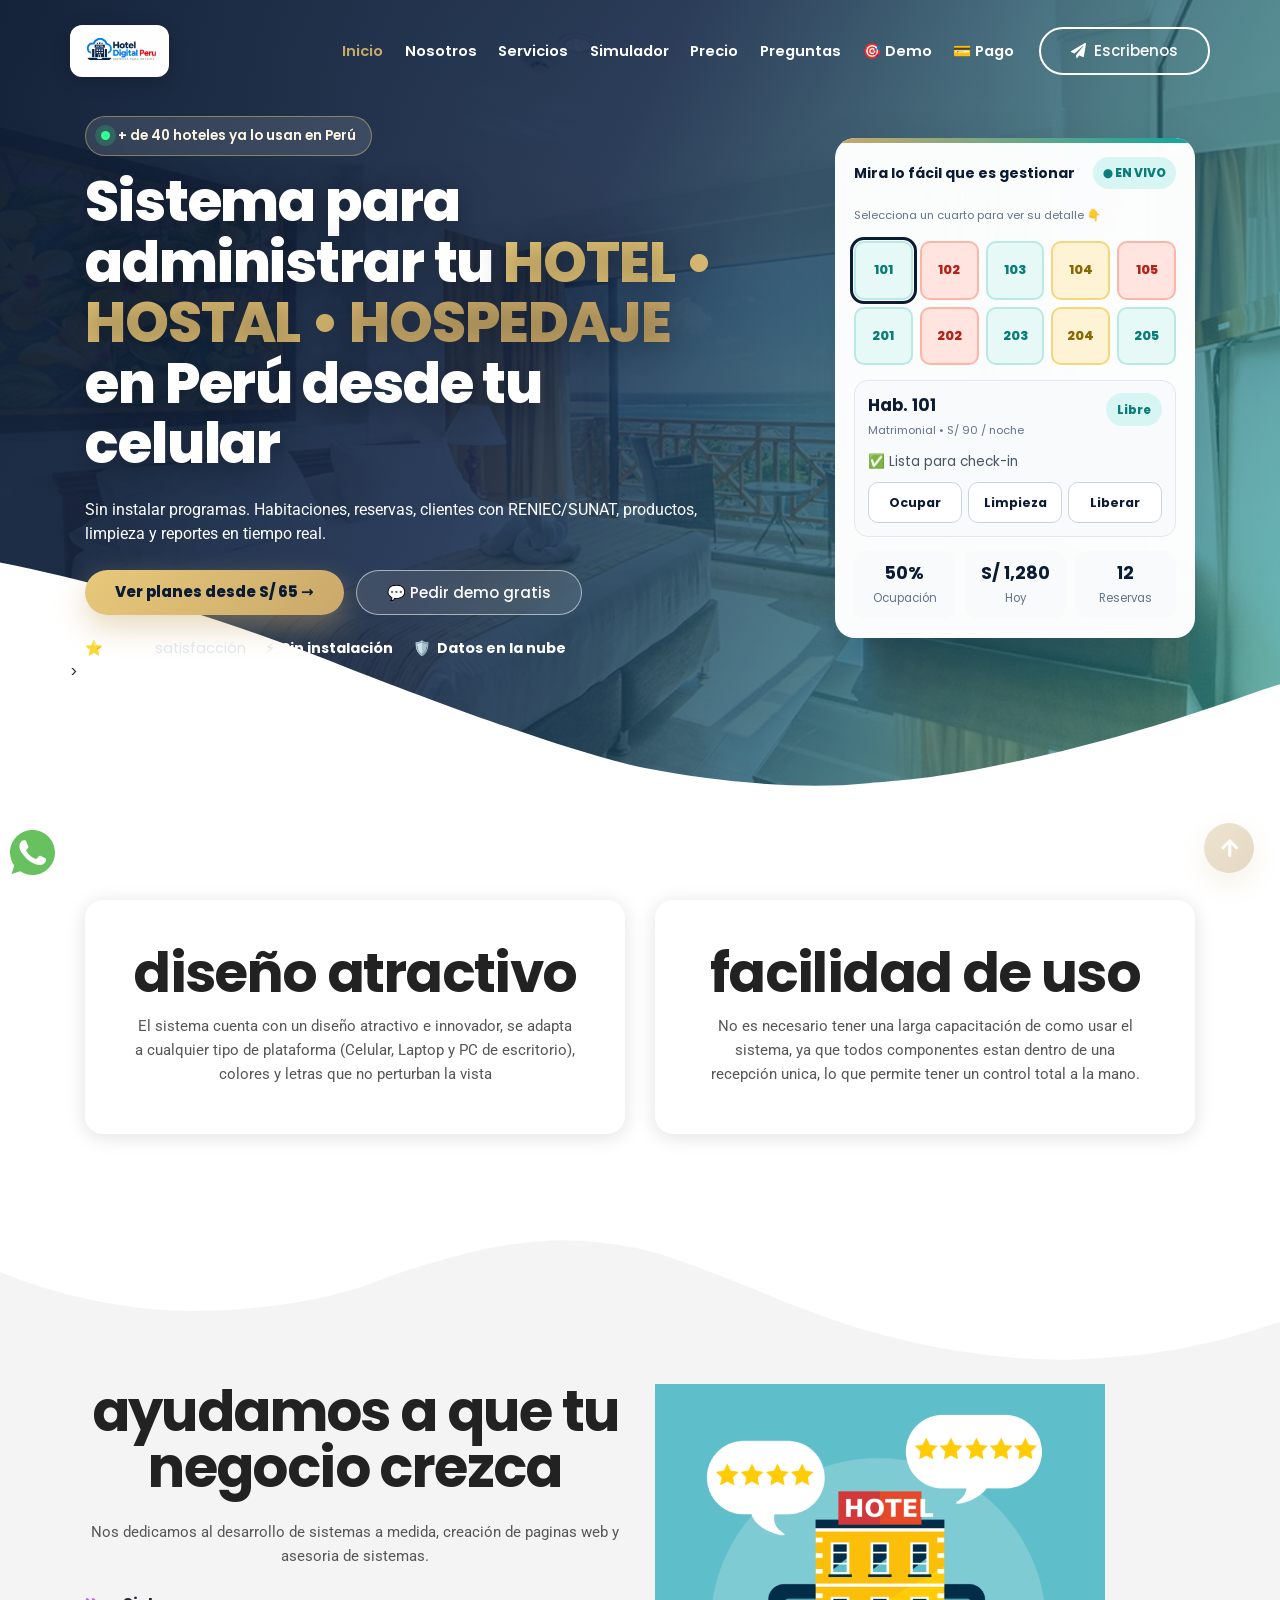
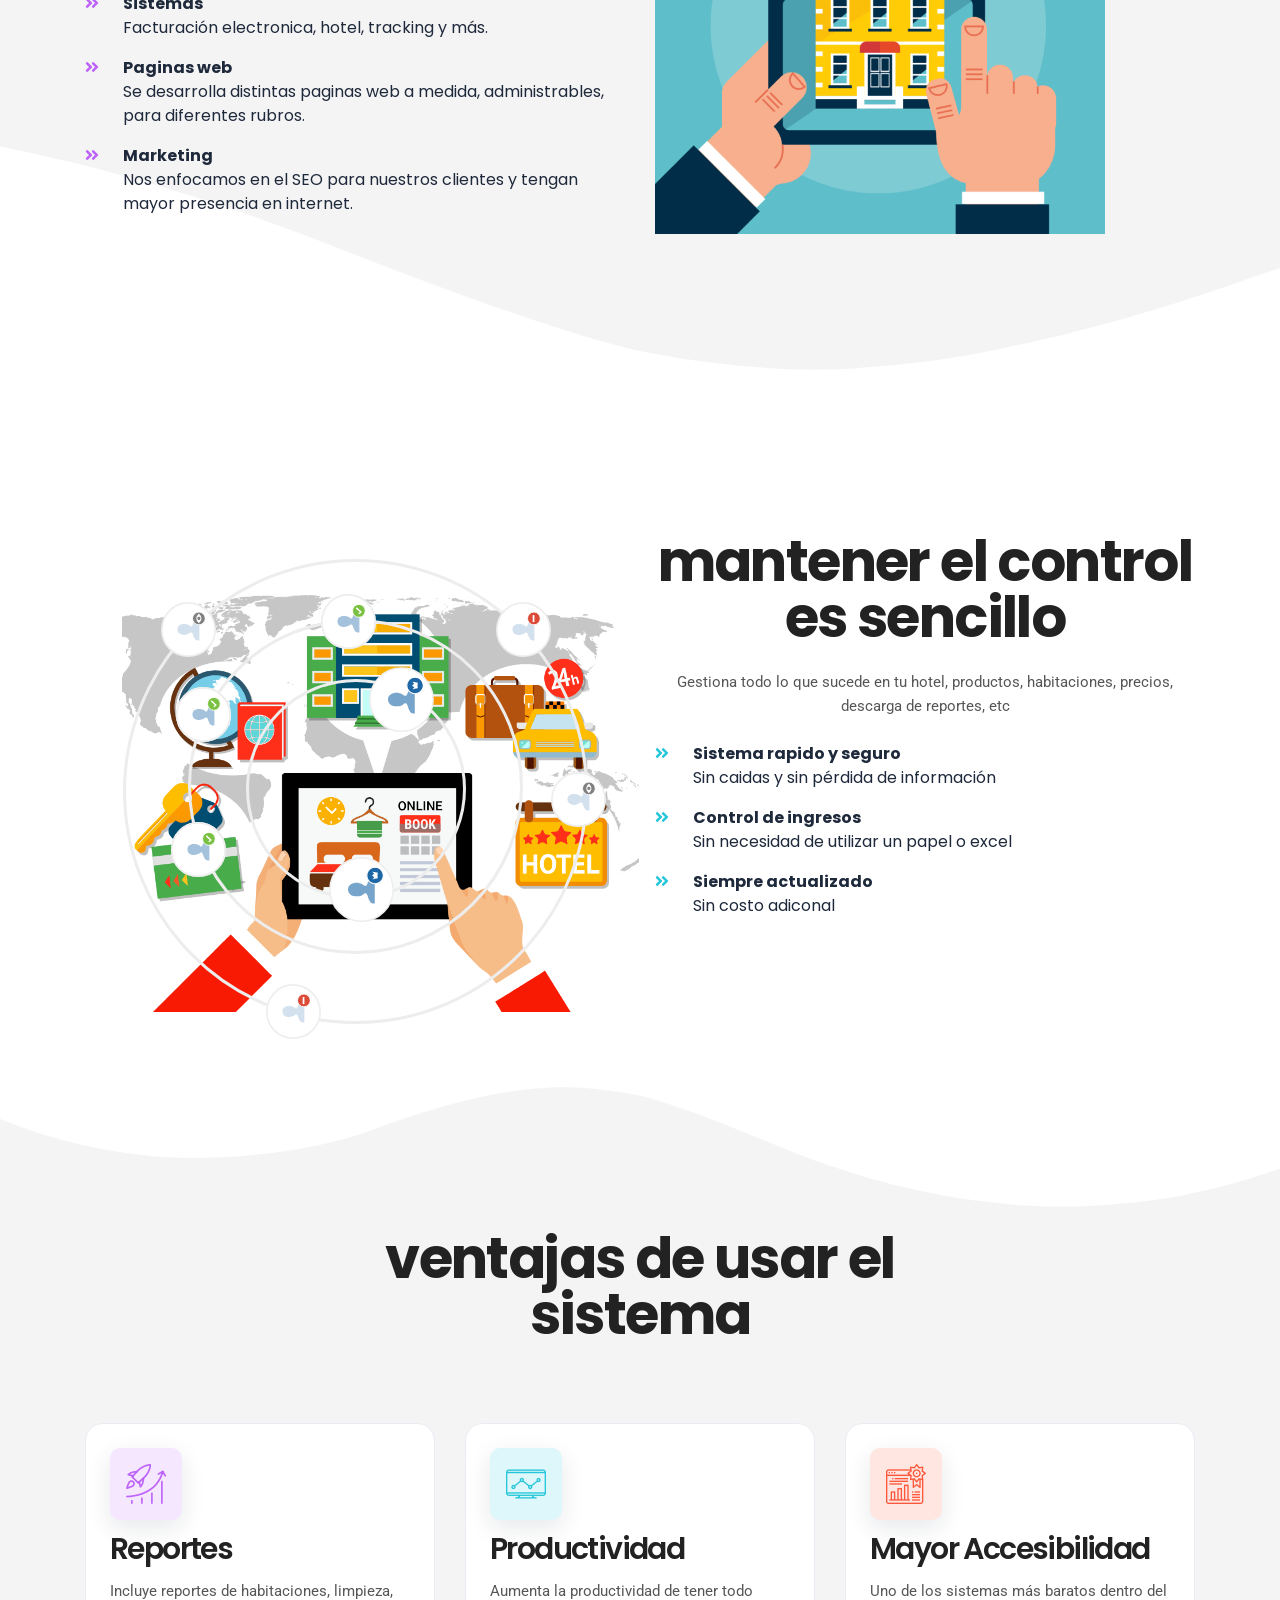
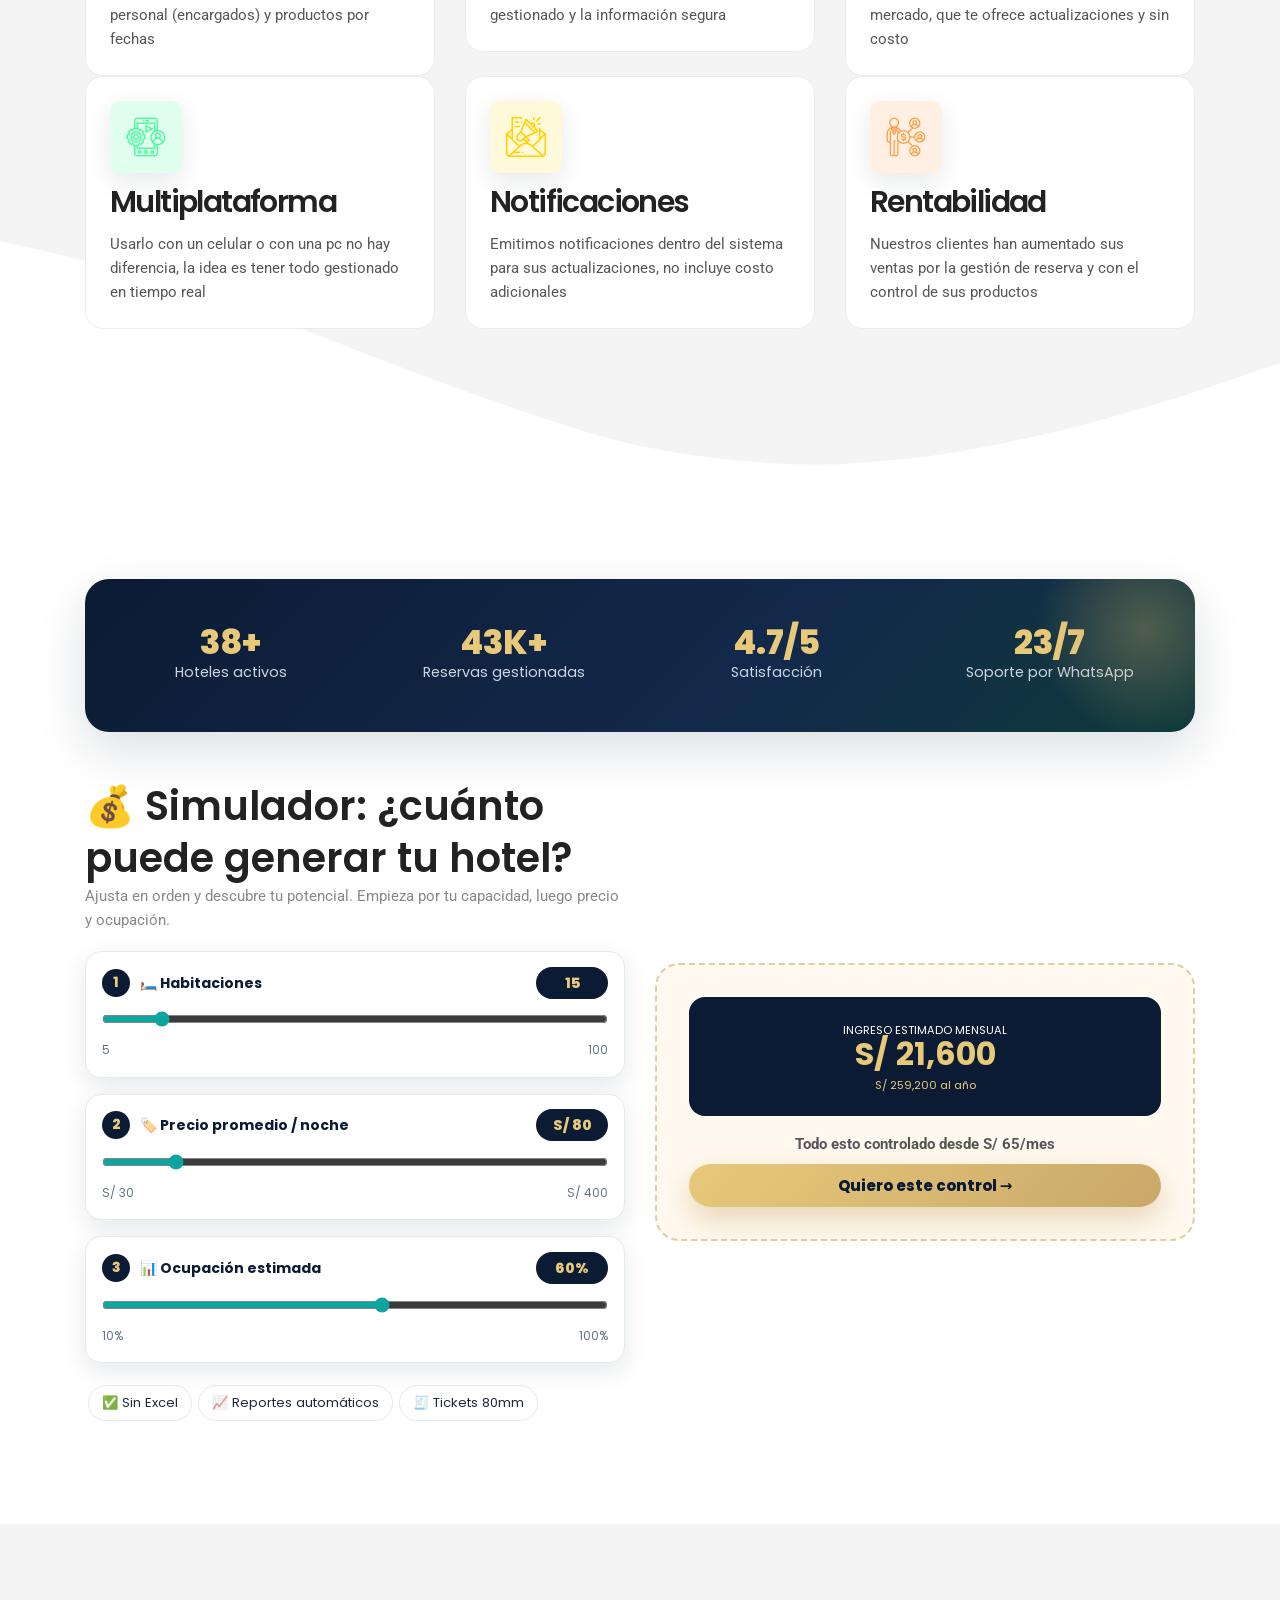
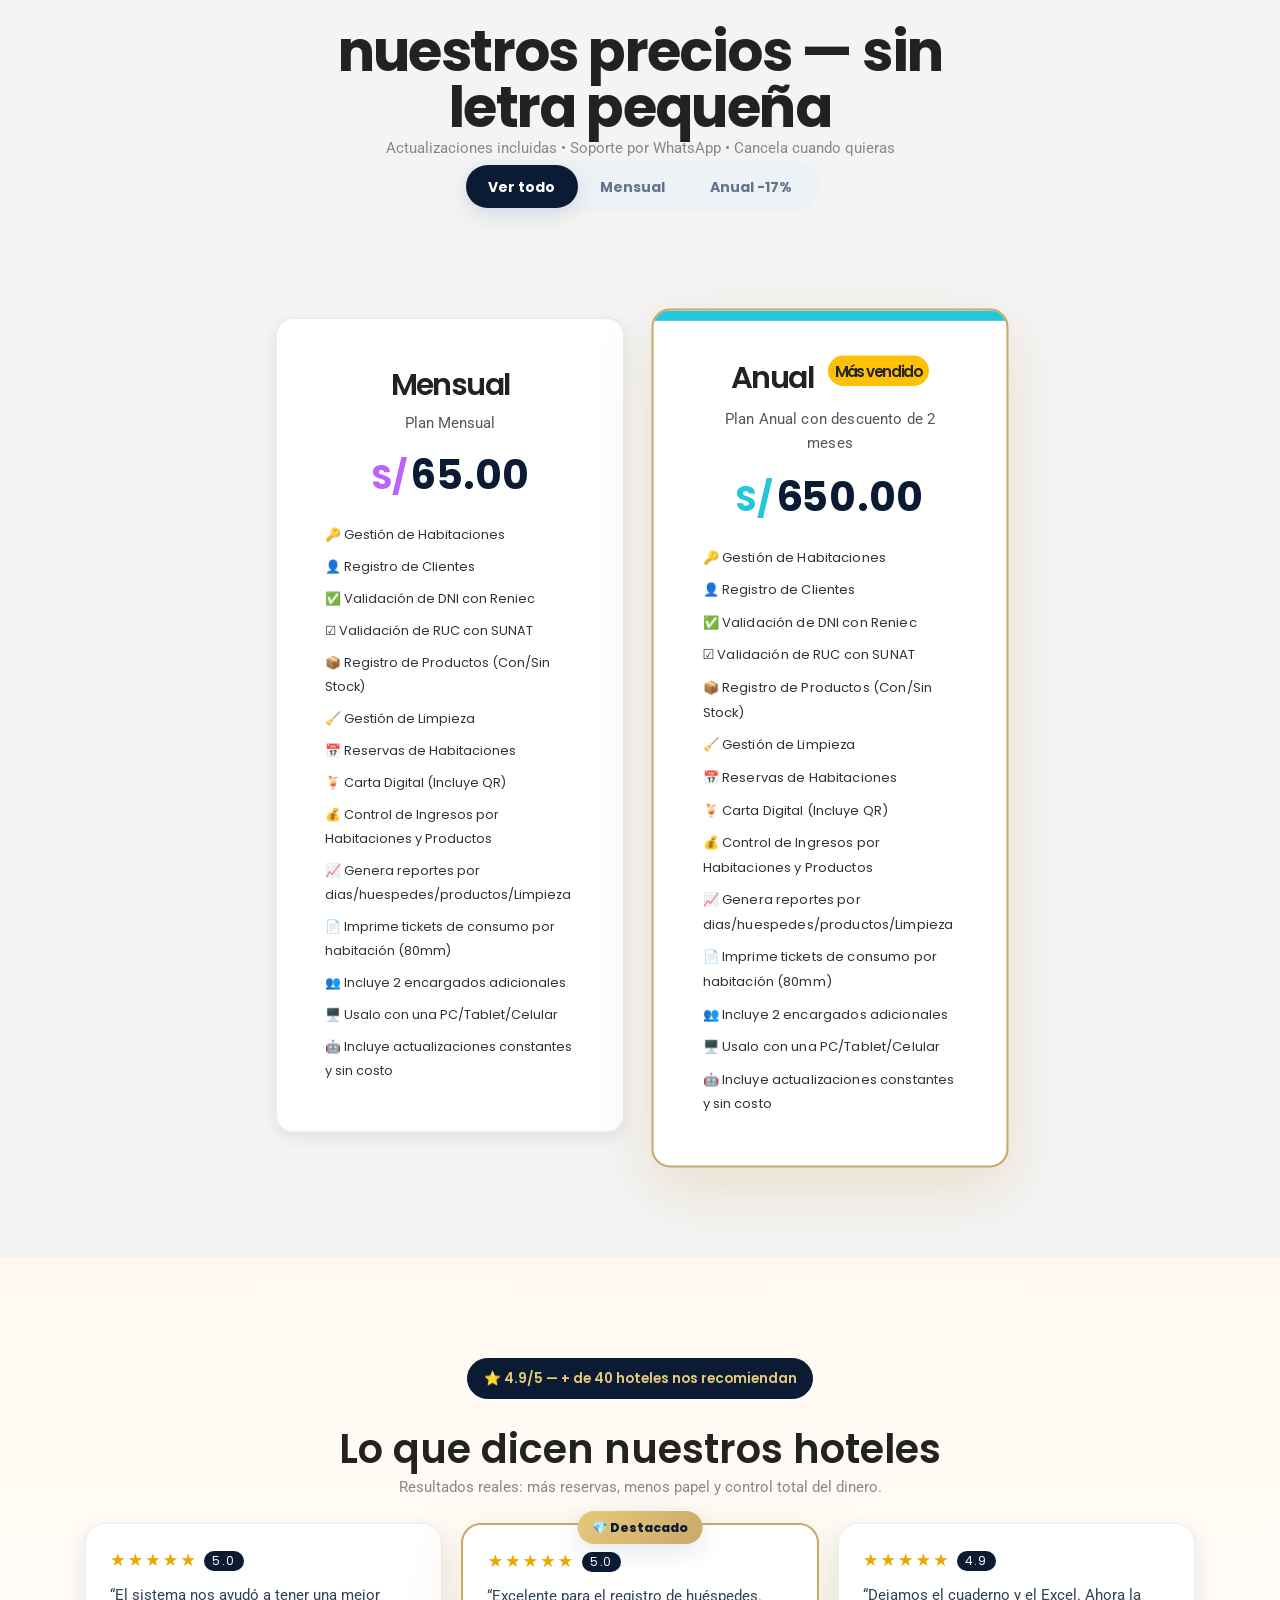
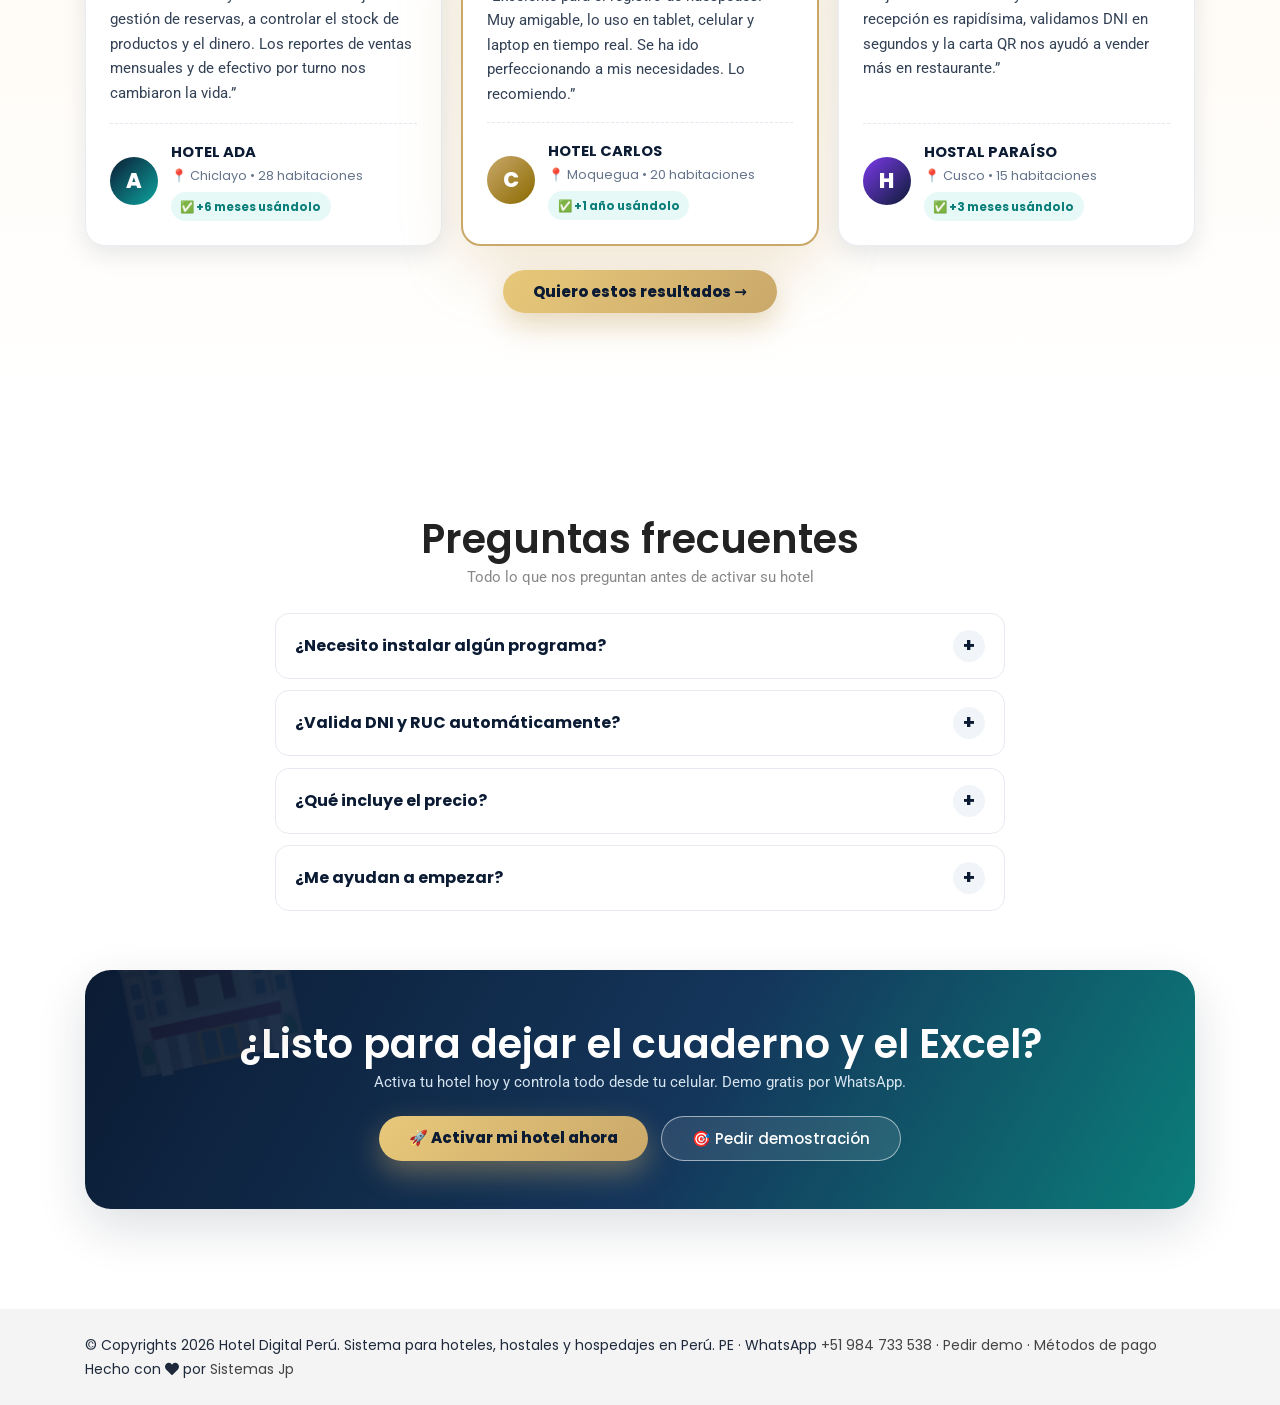
<file: index.html>
<!doctype html>
<html class="no-js" lang="es-PE">

<head>
    <meta charset="UTF-8">
    <meta http-equiv="X-UA-Compatible" content="IE=edge">
    <meta name="viewport" content="width=device-width, initial-scale=1">

    <!-- SEO principal -->
    <title>Sistema para Hoteles, Hostales y Hospedajes en Perú | Hotel Digital Perú</title>
    <meta name="description" content="Sistema en la nube para hoteles, hostales y hospedajes en Perú: gestión de habitaciones, reservas, clientes con validación RENIEC/SUNAT, productos, limpieza, reportes y carta digital con QR. Desde S/ 65/mes.">
    <meta name="keywords" content="sistema para hotel peru, software hotelero, sistema hostal, gestión hospedaje, reservas hotel, control habitaciones, carta digital QR, validación reniec sunat">
    <meta name="author" content="Hotel Digital Perú - Sistemas JP">
    <meta name="robots" content="index, follow, max-image-preview:large, max-snippet:-1, max-video-preview:-1">
    <meta name="geo.region" content="PE">
    <meta name="geo.placename" content="Perú">
    <meta name="language" content="Spanish">
    <meta name="theme-color" content="#0B1B33">
    <link rel="canonical" href="https://hoteldigitalperu.com/">
    <link rel="alternate" hreflang="es-PE" href="https://hoteldigitalperu.com/">
    <link rel="alternate" hreflang="x-default" href="https://hoteldigitalperu.com/">

    <!-- Open Graph / Twitter -->
    <meta property="og:type" content="website">
    <meta property="og:locale" content="es_PE">
    <meta property="og:site_name" content="Hotel Digital Perú">
    <meta property="og:title" content="Administra tu Hotel, Hostal u Hospedaje desde la nube | Hotel Digital Perú">
    <meta property="og:description" content="Control de habitaciones, reservas, productos, limpieza y reportes en tiempo real. Multiplataforma y sin instalaciones. Plan desde S/ 65/mes.">
    <meta property="og:url" content="https://hoteldigitalperu.com/">
    <meta property="og:image" content="https://hoteldigitalperu.com/assets/img/logo/logo-hotel.jpg">
    <meta property="og:image:width" content="1200">
    <meta property="og:image:height" content="630">
    <meta property="og:image:alt" content="Hotel Digital Perú - sistema en la nube para hoteles, hostales y hospedajes">
    <meta property="og:image:type" content="image/jpeg">
    <meta name="twitter:card" content="summary_large_image">
    <meta name="twitter:title" content="Sistema para Hoteles en Perú | Hotel Digital Perú">
    <meta name="twitter:description" content="Gestión hotelera en la nube: habitaciones, reservas, RENIEC/SUNAT, reportes y más.">
    <meta name="twitter:image" content="https://hoteldigitalperu.com/assets/img/logo/logo-hotel.jpg">
    <meta name="twitter:image:alt" content="Hotel Digital Perú - sistema hotelero en Perú">

    <!-- Performance -->
    <link rel="preconnect" href="https://www.googletagmanager.com" crossorigin>
    <link rel="preconnect" href="https://fonts.googleapis.com">
    <link rel="preconnect" href="https://fonts.gstatic.com" crossorigin>
    <link href="https://fonts.googleapis.com/css2?family=Poppins:wght@400;600;700;800&display=swap" rel="stylesheet">

    <!-- Datos estructurados SEO -->
    <script type="application/ld+json">
    {
      "@context":"https://schema.org",
      "@type":"SoftwareApplication",
      "name":"Hotel Digital Perú",
      "applicationCategory":"BusinessApplication",
      "operatingSystem":"Web",
      "url":"https://hoteldigitalperu.com/",
      "image":"https://hoteldigitalperu.com/assets/img/logo/logo-hotel.jpg",
      "description":"Sistema en la nube para gestión de hoteles, hostales y hospedajes: habitaciones, reservas, clientes, productos, limpieza y reportes.",
      "applicationSubCategory":"Hotel Management Software",
      "operatingSystem":"Web, Android, iOS",
      "author":{"@type":"Organization","name":"Sistemas JP","url":"https://sistemasjp.com/"},
      "publisher":{"@type":"Organization","name":"Hotel Digital Perú","logo":{"@type":"ImageObject","url":"https://hoteldigitalperu.com/assets/img/logo/logo-hotel.jpg"}},
      "offers":[{"@type":"Offer","price":"65","priceCurrency":"PEN","name":"Plan Mensual","availability":"https://schema.org/InStock","url":"https://hoteldigitalperu.com/#pricing"},{"@type":"Offer","price":"650","priceCurrency":"PEN","name":"Plan Anual","availability":"https://schema.org/InStock","url":"https://hoteldigitalperu.com/#pricing"}],
      "aggregateRating":{"@type":"AggregateRating","ratingValue":"4.9","ratingCount":"43"},
      "review":[
        {"@type":"Review","author":{"@type":"Organization","name":"Hotel Ada - Chiclayo"},"reviewRating":{"@type":"Rating","ratingValue":"5"},"reviewBody":"Mejor gestión de reservas, stock y control de dinero con reportes por turno."},
        {"@type":"Review","author":{"@type":"Organization","name":"Hotel Carlos - Moquegua"},"reviewRating":{"@type":"Rating","ratingValue":"5"},"reviewBody":"Muy amigable, se usa en tablet y celular en tiempo real."}
      ]
    }
    </script>
    <script type="application/ld+json">
    {
      "@context":"https://schema.org",
      "@type":"FAQPage",
      "mainEntity":[
        {"@type":"Question","name":"¿Necesito instalar algún programa?","acceptedAnswer":{"@type":"Answer","text":"No. Hotel Digital Perú funciona 100% en la nube desde celular, tablet o PC con internet."}},
        {"@type":"Question","name":"¿Valida DNI y RUC?","acceptedAnswer":{"@type":"Answer","text":"Sí, valida DNI con RENIEC y RUC con SUNAT para un registro rápido de huéspedes y empresas."}},
        {"@type":"Question","name":"¿Cuánto cuesta?","acceptedAnswer":{"@type":"Answer","text":"S/ 65 mensual o S/ 650 anual (2 meses de descuento), con actualizaciones sin costo."}},
        {"@type":"Question","name":"¿Incluye reportes y tickets?","acceptedAnswer":{"@type":"Answer","text":"Sí, reportes por días, huéspedes, productos y limpieza, más tickets de consumo de 80mm por habitación."}},
        {"@type":"Question","name":"¿Puedo pagar en dólares u otra moneda?","acceptedAnswer":{"@type":"Answer","text":"Sí. Para pagos en dólares u otra moneda extranjera coordínalo con el administrador por WhatsApp al +51 984 733 538 antes de pagar."}},
        {"@type":"Question","name":"¿Cómo pido una demostración gratis?","acceptedAnswer":{"@type":"Answer","text":"Completa el formulario de demostración y te contactamos por WhatsApp para activar tu prueba sin costo."}}
      ]
    }
    </script>
    <script type="application/ld+json">
    {
      "@context":"https://schema.org",
      "@type":"Organization",
      "name":"Hotel Digital Perú",
      "url":"https://hoteldigitalperu.com/",
      "logo":"https://hoteldigitalperu.com/assets/img/logo/logo-hotel.jpg",
      "contactPoint":{"@type":"ContactPoint","telephone":"+51-984-733-538","contactType":"sales","areaServed":"PE","availableLanguage":"es"},
      "sameAs":[]
    }
    </script>
    <script type="application/ld+json">
    {
      "@context":"https://schema.org",
      "@type":"WebSite",
      "name":"Hotel Digital Perú",
      "url":"https://hoteldigitalperu.com/",
      "inLanguage":"es-PE"}
    </script>

    <!-- Google tag (gtag.js) - GA4 -->
	<script async src="https://www.googletagmanager.com/gtag/js?id=G-8CH3V956J4"></script>
	<script>
        window.dataLayer = window.dataLayer || [];
        function gtag(){dataLayer.push(arguments);}
        gtag('js', new Date());
        gtag('config', 'G-8CH3V956J4');
        // Google Ads / segunda propiedad GA4
        gtag('config', 'G-L8D3C2Q7RY');
	</script>

    <!-- Favicon  -->
    <link rel="icon" type="image/jpeg" href="assets/img/logo/logo-hotel.jpg">
    <link rel="apple-touch-icon" href="assets/img/logo/logo-hotel.jpg">

    <!-- ***** All CSS Files ***** -->

    <!-- Style css -->
    <link rel="stylesheet" href="assets/css/style.css">

    <!-- Responsive css -->
    <link rel="stylesheet" href="assets/css/responsive.css">

    <!-- Mejoras 2026: paleta hotelera + interactividad -->
    <link rel="stylesheet" href="assets/css/mejoras.css">

</head>

<body>
    <!--====== Preloader Area Start ======-->
    <div id="preloader">
        <!-- Sistemas JP Preloader -->
        <div id="digimax-preloader" class="digimax-preloader">
            <!-- Preloader Animation -->
            <div class="preloader-animation">
                <!-- Spinner -->
                <div class="spinner"></div>
                <!-- Loader -->
                <div class="loader">
                    <span data-text-preloader="S" class="animated-letters">S</span>
                    <span data-text-preloader="I" class="animated-letters">I</span>
                    <span data-text-preloader="S" class="animated-letters">S</span>
                    <span data-text-preloader="T" class="animated-letters">T</span>
                    <span data-text-preloader="E" class="animated-letters">E</span>
                    <span data-text-preloader="M" class="animated-letters">M</span>
                    <span data-text-preloader="A" class="animated-letters">A</span>
                    <span data-text-preloader="S" class="animated-letters">S</span>
                    <span data-text-preloader=" " class="animated-letters preloader-space">&nbsp;</span>
                    <span data-text-preloader="J" class="animated-letters">J</span>
                    <span data-text-preloader="P" class="animated-letters">P</span>
                </div>
                <p class="fw-5 text-center text-uppercase">Cargando</p>
            </div>
            <!-- Loader Animation -->
            <div class="loader-animation">
                <div class="row h-100">
                    <!-- Single Loader -->
                    <div class="col-3 single-loader p-0">
                        <div class="loader-bg"></div>
                    </div>
                    <!-- Single Loader -->
                    <div class="col-3 single-loader p-0">
                        <div class="loader-bg"></div>
                    </div>
                    <!-- Single Loader -->
                    <div class="col-3 single-loader p-0">
                        <div class="loader-bg"></div>
                    </div>
                    <!-- Single Loader -->
                    <div class="col-3 single-loader p-0">
                        <div class="loader-bg"></div>
                    </div>
                </div>
            </div>
        </div>
    </div>
    <!--====== Preloader Area End ======-->

    <!--====== Scroll To Top Area Start ======-->
    <div id="scrollUp" title="Scroll To Top">
        <i class="fas fa-arrow-up"></i>
    </div>
    <!--====== Scroll To Top Area End ======-->

    <div class="main overflow-hidden">
        <!-- ***** Header Start ***** -->
        <header id="header">
            <!-- Navbar -->
            <nav data-aos="zoom-out" data-aos-delay="800" class="navbar navbar-expand">
                <div class="container header">
                    <!-- Navbar Brand-->
                    <a class="navbar-brand" href="/" aria-label="Hotel Digital Perú - inicio">
                        <img class="navbar-brand-regular hd-logo" src="assets/img/logo/logo-hotel.jpg" alt="Hotel Digital Perú - sistema para hoteles" width="190" height="52" fetchpriority="high" decoding="async">
                        <img class="navbar-brand-sticky hd-logo" src="assets/img/logo/logo-hotel.jpg" alt="Hotel Digital Perú logo" width="190" height="52" decoding="async">
                    </a>
                    <div class="ml-auto"></div>
                    <!-- Navbar -->
                    <nav aria-label="Navegación principal">
                    <ul class="navbar-nav items">
                        <li class="nav-item">
                            <a class="nav-link scroll" href="#home">Inicio</a>
                        </li>
                        <li class="nav-item">
                            <a class="nav-link scroll" href="#about">Nosotros</a>
                        </li>
                        <li class="nav-item">
                            <a class="nav-link scroll" href="#services">Servicios</a>
                        </li>
                        <li class="nav-item">
                            <a class="nav-link scroll" href="#simulador">Simulador</a>
                        </li>
                        <li class="nav-item">
                            <a class="nav-link scroll" href="#pricing">Precio</a>
                        </li>
                        <li class="nav-item">
                            <a class="nav-link scroll" href="#faq">Preguntas</a>
                        </li>
                        <li class="nav-item">
                            <a class="nav-link" href="/registrar-datos">🎯 Demo</a>
                        </li>
                        <li class="nav-item">
                            <a class="nav-link" href="/pago">💳 Pago</a>
                        </li> 
                    </ul>
                    </nav>
                    

                    <!-- Navbar Toggler -->
                    <ul class="navbar-nav toggle">
                        <li class="nav-item">
                            <a href="#" class="nav-link" data-toggle="modal" data-target="#menu">
                                <i class="fas fa-bars toggle-icon m-0"></i>
                            </a>
                        </li>
                    </ul>

                    <!-- Navbar Action Button -->
                    <ul class="navbar-nav action">
                        <li class="nav-item ml-3">
                            <a target="_blank" href="https://api.whatsapp.com/send?phone=51984733538&text=Hola%20vengo%20de%20la%20web,%20quisiera%20mayor%20informacion%20del%20sistema%20de%20hotel." class="btn ml-lg-auto btn-bordered-white"><i class="fas fa-paper-plane contact-icon mr-md-2"></i>Escribenos</a>
                        </li>
                    </ul>
                </div>
            </nav>
        </header>
        <!-- ***** Header End ***** -->

        <!-- ***** Welcome Area Start ***** -->
        <section id="home" class="section welcome-area bg-overlay overflow-hidden d-flex align-items-center">
            <div class="container">
                <div class="row align-items-center">
                    <!-- Welcome Intro Start -->
                    <div class="col-12 col-md-7">
                        <div class="welcome-intro">
                            <span class="hd-badge"><span class="dot"></span> + de 40 hoteles ya lo usan en Perú</span>
                            <h1 class="text-white">Sistema para administrar tu <span class="hd-gold">HOTEL • HOSTAL • HOSPEDAJE</span> en Perú desde tu celular</h1>
                            <p class="text-white my-4">Sin instalar programas. Habitaciones, reservas, clientes con RENIEC/SUNAT, productos, limpieza y reportes en tiempo real.</p>
                            <div class="hd-hero-ctas">
                                <a href="#pricing" class="btn btn-hd-gold scroll">Ver planes desde S/ 65 →</a>
                                <a href="/registrar-datos" class="btn btn-hd-ghost">💬 Pedir demo gratis</a>
                            </div>
                            <div class="hd-trust">
                                <span>⭐ <strong>4.9/5</strong> satisfacción</span>
                                <span>⚡ <strong>Sin instalación</strong></span>
                                <span>🛡️ <strong>Datos en la nube</strong></span>
                            </div>
                        </div>
                    </div>
                    <div class="col-12 col-md-5">
                        <!-- Demo interactiva: toca una habitación -->
                        <div class="hd-demo-card" role="region" aria-label="Mira lo fácil que es gestionar tu hotel - demo interactiva">
                            <div class="hd-demo-top">
                                <strong style="color:#0B1B33">Mira lo fácil que es gestionar</strong>
                                <span class="hd-live">● EN VIVO</span>
                            </div>
                            <small style="color:#64748B">Selecciona un cuarto para ver su detalle 👇</small>
                            <div class="hd-rooms">
                                <button class="hd-room libre selected" data-num="101" data-tipo="Matrimonial" data-precio="90" aria-label="Habitación 101 libre">101</button>
                                <button class="hd-room ocupada" data-num="102" data-tipo="Doble" data-precio="80" aria-label="Habitación 102 ocupada">102</button>
                                <button class="hd-room libre" data-num="103" data-tipo="Simple" data-precio="60" aria-label="Habitación 103 libre">103</button>
                                <button class="hd-room limpieza" data-num="104" data-tipo="Suite" data-precio="150" aria-label="Habitación 104 en limpieza">104</button>
                                <button class="hd-room ocupada" data-num="105" data-tipo="Matrimonial" data-precio="90" aria-label="Habitación 105 ocupada">105</button>
                                <button class="hd-room libre" data-num="201" data-tipo="Doble" data-precio="80" aria-label="Habitación 201 libre">201</button>
                                <button class="hd-room ocupada" data-num="202" data-tipo="Simple" data-precio="60" aria-label="Habitación 202 ocupada">202</button>
                                <button class="hd-room libre" data-num="203" data-tipo="Suite" data-precio="150" aria-label="Habitación 203 libre">203</button>
                                <button class="hd-room limpieza" data-num="204" data-tipo="Doble" data-precio="80" aria-label="Habitación 204 en limpieza">204</button>
                                <button class="hd-room libre" data-num="205" data-tipo="Matrimonial" data-precio="90" aria-label="Habitación 205 libre">205</button>
                            </div>
                            <!-- Vista detalle del cuarto -->
                            <div id="hd-room-detail" class="hd-room-detail">
                                <div class="hd-rd-head">
                                    <div><b id="hd-rd-num">Hab. 101</b><small id="hd-rd-tipo" style="display:block;color:#64748B">Matrimonial • S/ 90</small></div>
                                    <span id="hd-rd-estado" class="hd-estado libre">Libre</span>
                                </div>
                                <div id="hd-rd-huesped" class="hd-rd-huesped">✅ Lista para check-in</div>
                                <div class="hd-rd-actions">
                                    <button type="button" data-acc="ocupada">Ocupar</button>
                                    <button type="button" data-acc="limpieza">Limpieza</button>
                                    <button type="button" data-acc="libre">Liberar</button>
                                </div>
                            </div>
                            <div class="hd-demo-stats">
                                <div class="hd-mini-stat"><b id="hd-occ">50%</b><small>Ocupación</small></div>
                                <div class="hd-mini-stat"><b>S/ 1,280</b><small>Hoy</small></div>
                                <div class="hd-mini-stat"><b>12</b><small>Reservas</small></div>
                            </div>
                        </div>
                    </div>>
                </div>
            </div>
            <!-- Shape Bottom -->
            <div class="shape shape-bottom">
                <svg xmlns="http://www.w3.org/2000/svg" viewBox="0 0 1000 100" preserveAspectRatio="none" fill="#FFFFFF">
                    <path class="shape-fill" d="M421.9,6.5c22.6-2.5,51.5,0.4,75.5,5.3c23.6,4.9,70.9,23.5,100.5,35.7c75.8,32.2,133.7,44.5,192.6,49.7
        c23.6,2.1,48.7,3.5,103.4-2.5c54.7-6,106.2-25.6,106.2-25.6V0H0v30.3c0,0,72,32.6,158.4,30.5c39.2-0.7,92.8-6.7,134-22.4
        c21.2-8.1,52.2-18.2,79.7-24.2C399.3,7.9,411.6,7.5,421.9,6.5z"></path>
                </svg>
            </div>
        </section>
        <!-- ***** Welcome Area End ***** -->

        <!-- ***** Promo Area Start ***** -->
        <section class="section promo-area ptb_100">
            <div class="container">
                <div class="row">
                    <div class="col-12 col-md-6 col-lg-6 res-margin">
                        <!-- Single Promo -->
                        <div class="single-promo color-1 bg-hover hover-bottom text-center p-5">
                            <h3 class="mb-3">Diseño Atractivo</h3>
                            <p>El sistema cuenta con un diseño atractivo e innovador, se adapta a cualquier tipo de plataforma (Celular, Laptop y PC de escritorio), colores y letras que no perturban la vista</p>
                        </div>
                    </div>
                    <div class="col-12 col-md-6 col-lg-6 res-margin">
                        <!-- Single Promo -->
                        <div class="single-promo color-3 bg-hover hover-bottom text-center p-5">
                            <h3 class="mb-3">Facilidad de Uso</h3>
                            <p>No es necesario tener una larga capacitación de como usar el sistema, ya que todos componentes estan dentro de una recepción unica, lo que permite tener un control total a la mano. </p>
                        </div>
                    </div>
                </div>
            </div>
        </section>
        <!-- ***** Promo Area End ***** -->

        <!-- ***** Content Area Start ***** -->
        <section id="about" class="section content-area bg-grey ptb_150">
            <!-- Shape Top -->
            <div class="shape shape-top">
                <svg xmlns="http://www.w3.org/2000/svg" viewBox="0 0 1000 100" preserveAspectRatio="none" fill="#FFFFFF">
                    <path class="shape-fill" d="M421.9,6.5c22.6-2.5,51.5,0.4,75.5,5.3c23.6,4.9,70.9,23.5,100.5,35.7c75.8,32.2,133.7,44.5,192.6,49.7
                c23.6,2.1,48.7,3.5,103.4-2.5c54.7-6,106.2-25.6,106.2-25.6V0H0v30.3c0,0,72,32.6,158.4,30.5c39.2-0.7,92.8-6.7,134-22.4
                c21.2-8.1,52.2-18.2,79.7-24.2C399.3,7.9,411.6,7.5,421.9,6.5z"></path>
                </svg>
            </div>
            <div class="container">
                <div class="row justify-content-between">
                    <div class="col-12 col-lg-6">
                        <!-- Content Inner -->
                        <div class="content-inner text-center">
                            <!-- Section Heading -->
                            <div class="section-heading text-center mb-3">
                                <h2>Ayudamos a que tu negocio crezca</h2>
                                <p class="d-sm-block mt-4">Nos dedicamos al desarrollo de sistemas a medida, creación de paginas web y asesoria de sistemas.</p>
                            </div>
                            <!-- Content List -->
                            <ul class="content-list text-left">
                                <!-- Single Content List -->
                                <li class="single-content-list media py-2">
                                    <div class="content-icon pr-4">
                                        <span class="color-1"><i class="fas fa-angle-double-right"></i></span>
                                    </div>
                                    <div class="content-text media-body">
                                        <span><b>Sistemas </b><br>Facturación electronica, hotel, tracking y más.</span>
                                    </div>
                                </li>
                                <!-- Single Content List -->
                                <li class="single-content-list media py-2">
                                    <div class="content-icon pr-4">
                                        <span class="color-1"><i class="fas fa-angle-double-right"></i></span>
                                    </div>
                                    <div class="content-text media-body">
                                        <span><b>Paginas web</b><br>Se desarrolla distintas paginas web a medida, administrables, para diferentes rubros.</span>
                                    </div>
                                </li>
                                <!-- Single Content List -->
                                <li class="single-content-list media py-2">
                                    <div class="content-icon pr-4">
                                        <span class="color-1"><i class="fas fa-angle-double-right"></i></span>
                                    </div>
                                    <div class="content-text media-body">
                                        <span><b>Marketing </b><br>Nos enfocamos en el SEO para nuestros clientes y tengan mayor presencia en internet.</span>
                                    </div>
                                </li>
                            </ul>
                        </div>
                    </div>
                    <div class="col-12 col-lg-6">
                        <!-- Service Thumb -->
                        <div class="service-thumb mx-auto pt-4 pt-lg-0">
                            <img src="assets/img/content/content_thumb.png" alt="Panel del sistema Hotel Digital Perú con control de habitaciones y reservas" loading="lazy" decoding="async">
                        </div>
                    </div>
                </div>
            </div>
            <!-- Shape Bottom -->
            <div class="shape shape-bottom">
                <svg xmlns="http://www.w3.org/2000/svg" viewBox="0 0 1000 100" preserveAspectRatio="none" fill="#FFFFFF">
                    <path class="shape-fill" d="M421.9,6.5c22.6-2.5,51.5,0.4,75.5,5.3c23.6,4.9,70.9,23.5,100.5,35.7c75.8,32.2,133.7,44.5,192.6,49.7
        c23.6,2.1,48.7,3.5,103.4-2.5c54.7-6,106.2-25.6,106.2-25.6V0H0v30.3c0,0,72,32.6,158.4,30.5c39.2-0.7,92.8-6.7,134-22.4
        c21.2-8.1,52.2-18.2,79.7-24.2C399.3,7.9,411.6,7.5,421.9,6.5z"></path>
                </svg>
            </div>
        </section>
        <!-- ***** Content Area End ***** -->

        <!-- ***** Content Area Start ***** -->
        <section class="section content-area ptb_150">
            <div class="container">
                <div class="row justify-content-between">
                    <div class="col-12 col-lg-6">
                        <!-- Profile Circle Wrapper -->
                        <div class="profile-circle-wrapper circle-animation d-none d-sm-block">
                            <!-- Profile Inner -->
                            <div class="profile-inner">
                                <!-- Profile Circle -->
                                <div class="profile-circle circle-lg">
                                    <span class="profile-icon icon-1">
                                        <img class="icon-1-img" src="assets/img/content/profile-icons/profile_icon_1.svg" />
                                    </span>
                                    <span class="profile-icon icon-2">
                                        <img class="icon-2-img" src="assets/img/content/profile-icons/profile_icon_2.svg" />
                                    </span>
                                    <span class="profile-icon icon-3">
                                        <img class="icon-3-img" src="assets/img/content/profile-icons/profile_icon_1.svg" />
                                    </span>
                                    <span class="profile-icon icon-4">
                                        <img class="icon-4-img" src="assets/img/content/profile-icons/profile_icon_2.svg" />
                                    </span>
                                </div>

                                <!-- Profile Circle -->
                                <div class="profile-circle circle-md">
                                    <span class="profile-icon icon-5">
                                        <img class="icon-5-img" src="assets/img/content/profile-icons/profile_icon_3.svg" />
                                    </span>
                                    <span class="profile-icon icon-6">
                                        <img class="icon-6-img" src="assets/img/content/profile-icons/profile_icon_3.svg" />
                                    </span>
                                    <span class="profile-icon icon-7">
                                        <img class="icon-7-img" src="assets/img/content/profile-icons/profile_icon_3.svg" />
                                    </span>
                                </div>

                                <!-- Profile Circle -->
                                <div class="profile-circle circle-sm">
                                    <span class="profile-icon icon-8">
                                        <img class="icon-8-img" src="assets/img/content/profile-icons/profile_icon_4.svg" />
                                    </span>
                                    <span class="profile-icon icon-9">
                                        <img class="icon-9-img" src="assets/img/content/profile-icons/profile_icon_4.svg" />
                                    </span>
                                </div>
                            </div>
                            <img class="folder-img" src="assets/img/content/folders.png" />
                        </div>
                    </div>
                    <div class="col-12 col-lg-6">
                        <!-- Content Inner -->
                        <div class="content-inner text-center pt-sm-4 pt-lg-0 mt-sm-5 mt-lg-0">
                            <!-- Section Heading -->
                            <div class="section-heading text-center mb-3">
                                <h2>Mantener el control<br> es sencillo</h2>
                                <p class="d-block mt-4">Gestiona todo lo que sucede en tu hotel, productos, habitaciones, precios, descarga de reportes, etc</p>
                            </div>
                            <!-- Content List -->
                            <ul class="content-list text-left">
                                <!-- Single Content List -->
                                <li class="single-content-list media py-2">
                                    <div class="content-icon pr-4">
                                        <span class="color-2"><i class="fas fa-angle-double-right"></i></span>
                                    </div>
                                    <div class="content-text media-body">
                                        <span><b>Sistema rapido y seguro</b><br>Sin caidas y sin pérdida de información</span>
                                    </div>
                                </li>
                                <!-- Single Content List -->
                                <li class="single-content-list media py-2">
                                    <div class="content-icon pr-4">
                                        <span class="color-2"><i class="fas fa-angle-double-right"></i></span>
                                    </div>
                                    <div class="content-text media-body">
                                        <span><b>Control de ingresos</b><br>Sin necesidad de utilizar un papel o excel</span>
                                    </div>
                                </li>
                                <!-- Single Content List -->
                                <li class="single-content-list media py-2">
                                    <div class="content-icon pr-4">
                                        <span class="color-2"><i class="fas fa-angle-double-right"></i></span>
                                    </div>
                                    <div class="content-text media-body">
                                        <span><b>Siempre actualizado</b><br>Sin costo adiconal</span>
                                    </div>
                                </li>
                            </ul>
                        </div>
                    </div>
                </div>
            </div>
        </section>
        <!-- ***** Content Area End ***** -->

        <!-- ***** Service Area End ***** -->
        <section id="services" class="section service-area bg-grey ptb_150">
            <!-- Shape Top -->
            <div class="shape shape-top">
                <svg xmlns="http://www.w3.org/2000/svg" viewBox="0 0 1000 100" preserveAspectRatio="none" fill="#FFFFFF">
                    <path class="shape-fill" d="M421.9,6.5c22.6-2.5,51.5,0.4,75.5,5.3c23.6,4.9,70.9,23.5,100.5,35.7c75.8,32.2,133.7,44.5,192.6,49.7
                c23.6,2.1,48.7,3.5,103.4-2.5c54.7-6,106.2-25.6,106.2-25.6V0H0v30.3c0,0,72,32.6,158.4,30.5c39.2-0.7,92.8-6.7,134-22.4
                c21.2-8.1,52.2-18.2,79.7-24.2C399.3,7.9,411.6,7.5,421.9,6.5z"></path>
                </svg>
            </div>
            <div class="container">
                <div class="row justify-content-center">
                    <div class="col-12 col-md-10 col-lg-7">
                        <!-- Section Heading -->
                        <div class="section-heading text-center">
                            <h2>Ventajas de usar el sistema</h2>
                        </div>
                    </div>
                </div>
                <div class="row">
                    <div class="col-12 col-md-6 col-lg-4">
                        <!-- Single Service -->
                        <div class="single-service p-4">
                            <span class="flaticon-rocket-launch color-1 icon-bg-1"></span>
                            <h3 class="my-3">Reportes</h3>
                            <p>Incluye reportes de habitaciones, limpieza, personal (encargados) y productos por fechas</p>
                            
                        </div>
                    </div>
                    <div class="col-12 col-md-6 col-lg-4">
                        <!-- Single Service -->
                        <div class="single-service p-4">
                            <span class="flaticon-monitoring color-2 icon-bg-2"></span>
                            <h3 class="my-3">Productividad</h3>
                            <p>Aumenta la productividad de tener todo gestionado y la información segura</p>
                            
                        </div>
                    </div>
                    <div class="col-12 col-md-6 col-lg-4">
                        <!-- Single Service -->
                        <div class="single-service p-4">
                            <span class="flaticon-web color-3 icon-bg-3"></span>
                            <h3 class="my-3">Mayor Accesibilidad</h3>
                            <p>Uno de los sistemas más baratos dentro del mercado, que te ofrece actualizaciones y sin costo</p>
                            
                        </div>
                    </div>
                    <div class="col-12 col-md-6 col-lg-4">
                        <!-- Single Service -->
                        <div class="single-service p-4">
                            <span class="flaticon-smartphone color-4 icon-bg-4"></span>
                            <h3 class="my-3">Multiplataforma</h3>
                            <p>Usarlo con un celular o con una pc no hay diferencia, la idea es tener todo gestionado en tiempo real</p>
                            
                        </div>
                    </div>
                    <div class="col-12 col-md-6 col-lg-4">
                        <!-- Single Service -->
                        <div class="single-service p-4">
                            <span class="flaticon-email color-5 icon-bg-5"></span>
                            <h3 class="my-3">Notificaciones</h3>
                            <p>Emitimos notificaciones dentro del sistema para sus actualizaciones, no incluye costo adicionales</p>
                            
                        </div>
                    </div>
                    <div class="col-12 col-md-6 col-lg-4">
                        <!-- Single Service -->
                        <div class="single-service p-4">
                            <span class="flaticon-affiliate color-6 icon-bg-6"></span>
                            <h3 class="my-3">Rentabilidad</h3>
                            <p>Nuestros clientes han aumentado sus ventas por la gestión de reserva y con el control de sus productos</p>
                            
                        </div>
                    </div>
                </div>
            </div>
            <!-- Shape Bottom -->
            <div class="shape shape-bottom">
                <svg xmlns="http://www.w3.org/2000/svg" viewBox="0 0 1000 100" preserveAspectRatio="none" fill="#FFFFFF">
                    <path class="shape-fill" d="M421.9,6.5c22.6-2.5,51.5,0.4,75.5,5.3c23.6,4.9,70.9,23.5,100.5,35.7c75.8,32.2,133.7,44.5,192.6,49.7
        c23.6,2.1,48.7,3.5,103.4-2.5c54.7-6,106.2-25.6,106.2-25.6V0H0v30.3c0,0,72,32.6,158.4,30.5c39.2-0.7,92.8-6.7,134-22.4
        c21.2-8.1,52.2-18.2,79.7-24.2C399.3,7.9,411.6,7.5,421.9,6.5z"></path>
                </svg>
            </div>
        </section>
        <!-- ***** Service Area End ***** -->

        <!-- ***** Stats + Simulador Start ***** -->
        <section id="simulador" class="section ptb_100">
            <div class="container">
                <div class="hd-stats hd-reveal mb-5">
                    <div class="row">
                        <div class="col-6 col-md-3 hd-stat"><b data-count="40" data-suffix="+">0</b><span>Hoteles activos</span></div>
                        <div class="col-6 col-md-3 hd-stat"><b data-count="45" data-suffix="K+">0</b><span>Reservas gestionadas</span></div>
                        <div class="col-6 col-md-3 hd-stat"><b data-count="4.9" data-suffix="/5">0</b><span>Satisfacción</span></div>
                        <div class="col-6 col-md-3 hd-stat"><b data-count="24" data-suffix="/7">0</b><span>Soporte por WhatsApp</span></div>
                    </div>
                </div>
                <div class="row align-items-center">
                    <div class="col-12 col-lg-6 hd-reveal">
                        <h2>💰 Simulador: ¿cuánto puede generar tu hotel?</h2>
                        <p class="text-muted">Ajusta en orden y descubre tu potencial. Empieza por tu capacidad, luego precio y ocupación.</p>
                        <div class="hd-range-list">
                            <div class="hd-range-item">
                                <div class="hd-range-head"><span class="hd-step">1</span><label for="sim-hab">🛏️ Habitaciones</label><span class="hd-range-val" id="sim-hab-v">15</span></div>
                                <input id="sim-hab" type="range" min="5" max="100" value="15" step="1" aria-label="Cantidad de habitaciones">
                                <div class="hd-range-minmax"><span>5</span><span>100</span></div>
                            </div>
                            <div class="hd-range-item">
                                <div class="hd-range-head"><span class="hd-step">2</span><label for="sim-precio">🏷️ Precio promedio / noche</label><span class="hd-range-val" id="sim-precio-v">S/ 80</span></div>
                                <input id="sim-precio" type="range" min="30" max="400" value="80" step="5" aria-label="Precio promedio por noche">
                                <div class="hd-range-minmax"><span>S/ 30</span><span>S/ 400</span></div>
                            </div>
                            <div class="hd-range-item">
                                <div class="hd-range-head"><span class="hd-step">3</span><label for="sim-ocup">📊 Ocupación estimada</label><span class="hd-range-val" id="sim-ocup-v">60%</span></div>
                                <input id="sim-ocup" type="range" min="10" max="100" value="60" step="5" aria-label="Ocupación estimada">
                                <div class="hd-range-minmax"><span>10%</span><span>100%</span></div>
                            </div>
                        </div>
                        <div class="mt-2"><span class="hd-chip">✅ Sin Excel</span><span class="hd-chip">📈 Reportes automáticos</span><span class="hd-chip">🧾 Tickets 80mm</span></div>
                    </div>
                    <div class="col-12 col-lg-6 hd-reveal hd-reveal-d1">
                        <div class="hd-sim">
                            <div class="hd-sim-output">
                                <small>INGRESO ESTIMADO MENSUAL</small><br>
                                <b id="sim-result">S/ 21,600</b><br>
                                <small id="sim-anual" style="color:#E8C97A">S/ 259,200 al año</small>
                            </div>
                            <p class="text-center mt-3 mb-2"><strong>Todo esto controlado desde S/ 65/mes</strong></p>
                            <a href="#pricing" class="btn btn-hd-gold btn-block scroll">Quiero este control →</a>
                        </div>
                    </div>
                </div>
            </div>
        </section>
        <!-- ***** Stats + Simulador End ***** -->

        <!-- ***** Price Plan Area Start ***** -->
        <section id="pricing" class="section price-plan-area bg-grey overflow-hidden ptb_100">
            <div class="container">
                <div class="row justify-content-center">
                    <div class="col-12 col-md-10 col-lg-7">
                        <!-- Section Heading -->
                        <div class="section-heading text-center hd-reveal">
                            <h2>Nuestros Precios — sin letra pequeña</h2>
                            <p class="text-muted">Actualizaciones incluidas • Soporte por WhatsApp • Cancela cuando quieras</p>
                            <div class="hd-price-toggle" role="tablist" aria-label="Cambiar periodo de precio">
                                <button class="active" data-plan="all" type="button">Ver todo</button>
                                <button data-plan="mensual" type="button">Mensual</button>
                                <button data-plan="anual" type="button">Anual -17%</button>
                            </div>
                        </div>
                    </div>
                </div>
                <div class="row justify-content-center">
                    <div class="col-12 col-lg-8">
                        <div class="row price-plan-wrapper">
                            <div class="col-12 col-md-6">
                                <!-- Single Price Plan -->
                                <div class="single-price-plan color-1 bg-hover hover-top text-center p-5 hd-reveal" data-plan="mensual">
                                    <!-- Plan Title -->
                                    <div class="plan-title mb-2 mb-sm-3">
                                        <h3 class="mb-2">Mensual</h3>
                                        <p>Plan Mensual</p>
                                    </div>
                                    <!-- Plan Price -->
                                    <div class="plan-price pb-2 pb-sm-3">
                                        <span class="color-primary fw-7">S/</span>
                                        <span class="h1 fw-7">65.00</span>
                                    </div>
                                    <!-- Plan Description -->
                                    <div class="plan-description">
                                        <ul class="plan-features">
                                            <li class="py-2"> 🔑 Gestión de Habitaciones </li>
                                            <li class="py-2"> 👤 Registro de Clientes </li>
                                            <li class="py-2"> ✅ Validación de DNI con Reniec </li>
                                            <li class="py-2"> ☑️ Validación de RUC con SUNAT </li>
                                            <li class="py-2"> 📦 Registro de Productos (Con/Sin Stock) </li>
                                            <li class="py-2"> 🧹 Gestión de Limpieza </li>
                                            <li class="py-2"> 📅 Reservas de Habitaciones </li>
                                            <li class="py-2"> 🍹 Carta Digital (Incluye QR) </li>
                                            <li class="py-2"> 💰 Control de Ingresos por Habitaciones y Productos</li>
                                            <li class="py-2"> 📈 Genera reportes por dias/huespedes/productos/Limpieza</li>
                                            <li class="py-2"> 📄 Imprime tickets de consumo por habitación (80mm)</li>
                                            <li class="py-2"> 👥 Incluye 2 encargados adicionales </li>
                                            <li class="py-2"> 🖥️ Usalo con una PC/Tablet/Celular </li>
                                            <li class="py-2"> 🤖 Incluye actualizaciones constantes y sin costo </li>
                                        </ul>
                                    </div>
                                </div>
                            </div>
                            <div class="col-12 col-md-6 mt-4 mt-md-0">
                                <!-- Single Price Plan -->
                                <div class="single-price-plan color-2 bg-hover active hover-top text-center p-5 hd-reveal hd-reveal-d1" data-plan="anual">
                                    <!-- Plan Title -->
                                    <div class="plan-title mb-2 mb-sm-3">
                                        <h3 class="mb-2">Anual <sup><span class="badge badge-pill badge-warning ml-2">Más vendido</span></sup></h3>
                                        <p>Plan Anual con descuento de 2 meses</p>
                                    </div>
                                    <!-- Plan Price -->
                                    <div class="plan-price pb-2 pb-sm-3">
                                        <span class="color-primary fw-7">S/</span>
                                        <span class="h1 fw-7">650.00</span>
                                    </div>
                                    <!-- Plan Description -->
                                    <div class="plan-description">
                                        <ul class="plan-features">
                                            <li class="py-2"> 🔑 Gestión de Habitaciones </li>
                                            <li class="py-2"> 👤 Registro de Clientes </li>
                                            <li class="py-2"> ✅ Validación de DNI con Reniec </li>
                                            <li class="py-2"> ☑️ Validación de RUC con SUNAT </li>
                                            <li class="py-2"> 📦 Registro de Productos (Con/Sin Stock) </li>
                                            <li class="py-2"> 🧹 Gestión de Limpieza </li>
                                            <li class="py-2"> 📅 Reservas de Habitaciones </li>
                                            <li class="py-2"> 🍹 Carta Digital (Incluye QR) </li>
                                            <li class="py-2"> 💰 Control de Ingresos por Habitaciones y Productos</li>
                                            <li class="py-2"> 📈 Genera reportes por dias/huespedes/productos/Limpieza</li>
                                            <li class="py-2"> 📄 Imprime tickets de consumo por habitación (80mm)</li>
                                            <li class="py-2"> 👥 Incluye 2 encargados adicionales </li>
                                            <li class="py-2"> 🖥️ Usalo con una PC/Tablet/Celular </li>
                                            <li class="py-2"> 🤖 Incluye actualizaciones constantes y sin costo </li>
                                        </ul>
                                    </div>
                                </div>
                            </div>
                        </div>
                    </div>
                </div>
            </div>
        </section>
        <!-- ***** Price Plan Area End ***** -->

        <!-- ***** Review Area Start ***** -->
        <section id="review" class="section hd-testimonials ptb_100">
            <div class="container">
                <div class="row justify-content-center">
                    <div class="col-12 col-lg-8 text-center hd-reveal">
                        <span class="hd-badge hd-badge-dark">⭐ 4.9/5 — + de 40 hoteles nos recomiendan</span>
                        <h2 class="mt-2">Lo que dicen nuestros hoteles</h2>
                        <p class="text-muted">Resultados reales: más reservas, menos papel y control total del dinero.</p>
                    </div>
                </div>
                <div class="hd-t-grid mt-4">
                    <article class="hd-t-card hd-reveal">
                        <div class="hd-t-stars">★★★★★ <span>5.0</span></div>
                        <p class="hd-t-text">“El sistema nos ayudó a tener una mejor gestión de reservas, a controlar el stock de productos y el dinero. Los reportes de ventas mensuales y de efectivo por turno nos cambiaron la vida.”</p>
                        <div class="hd-t-foot">
                            <div class="hd-t-avatar" style="background:linear-gradient(135deg,#0B1B33,#0EA5A0)">A</div>
                            <div><b>HOTEL ADA</b><small>📍 Chiclayo • 28 habitaciones</small><span class="hd-t-tag">✅ +6 meses usándolo</span></div>
                        </div>
                    </article>
                    <article class="hd-t-card hd-t-featured hd-reveal hd-reveal-d1">
                        <div class="hd-t-ribbon">💎 Destacado</div>
                        <div class="hd-t-stars">★★★★★ <span>5.0</span></div>
                        <p class="hd-t-text">“Excelente para el registro de huéspedes. Muy amigable, lo uso en tablet, celular y laptop en tiempo real. Se ha ido perfeccionando a mis necesidades. Lo recomiendo.”</p>
                        <div class="hd-t-foot">
                            <div class="hd-t-avatar" style="background:linear-gradient(135deg,#C9A86A,#8A6A00)">C</div>
                            <div><b>HOTEL CARLOS</b><small>📍 Moquegua • 20 habitaciones</small><span class="hd-t-tag">✅ +1 año usándolo</span></div>
                        </div>
                    </article>
                    <article class="hd-t-card hd-reveal hd-reveal-d2">
                        <div class="hd-t-stars">★★★★★ <span>4.9</span></div>
                        <p class="hd-t-text">“Dejamos el cuaderno y el Excel. Ahora la recepción es rapidísima, validamos DNI en segundos y la carta QR nos ayudó a vender más en restaurante.”</p>
                        <div class="hd-t-foot">
                            <div class="hd-t-avatar" style="background:linear-gradient(135deg,#7C3AED,#0B1B33)">H</div>
                            <div><b>HOSTAL PARAÍSO</b><small>📍 Cusco • 15 habitaciones</small><span class="hd-t-tag">✅ +3 meses usándolo</span></div>
                        </div>
                    </article>
                </div>
                <div class="text-center mt-4 hd-reveal">
                    <a href="/registrar-datos" class="btn btn-hd-gold">Quiero estos resultados →</a>
                </div>
            </div>
        </section>
        
        <!-- ***** Review Area End ***** -->

        <!-- ***** FAQ SEO + CTA Start ***** -->
        <section id="faq" class="section ptb_100">
            <div class="container">
                <div class="row justify-content-center">
                    <div class="col-12 col-md-10 col-lg-7 text-center hd-reveal">
                        <h2>Preguntas frecuentes</h2>
                        <p class="text-muted">Todo lo que nos preguntan antes de activar su hotel</p>
                    </div>
                </div>
                <div class="row justify-content-center mt-4">
                    <div class="col-12 col-lg-8">
                        <div class="hd-faq-item hd-reveal">
                            <button class="hd-faq-q" aria-expanded="false">¿Necesito instalar algún programa? <span class="plus">+</span></button>
                            <div class="hd-faq-a"><p>No. Es 100% en la nube. Solo necesitas internet y funciona en celular, tablet, laptop o PC. Tus datos están respaldados y seguros.</p></div>
                        </div>
                        <div class="hd-faq-item hd-reveal hd-reveal-d1">
                            <button class="hd-faq-q" aria-expanded="false">¿Valida DNI y RUC automáticamente? <span class="plus">+</span></button>
                            <div class="hd-faq-a"><p>Sí. Validamos DNI con RENIEC y RUC con SUNAT para registrar huéspedes y empresas en segundos, sin errores de digitación.</p></div>
                        </div>
                        <div class="hd-faq-item hd-reveal hd-reveal-d2">
                            <button class="hd-faq-q" aria-expanded="false">¿Qué incluye el precio? <span class="plus">+</span></button>
                            <div class="hd-faq-a"><p>Habitaciones, reservas, productos, limpieza, carta digital con QR, reportes, tickets 80mm, 2 encargados extra y actualizaciones sin costo. Mensual S/ 65, Anual S/ 650.</p></div>
                        </div>
                        <div class="hd-faq-item hd-reveal hd-reveal-d3">
                            <button class="hd-faq-q" aria-expanded="false">¿Me ayudan a empezar? <span class="plus">+</span></button>
                            <div class="hd-faq-a"><p>Sí. Te configuramos tus habitaciones y precios, te capacitamos por videollamada y te damos soporte por WhatsApp al +51 984 733 538.</p></div>
                        </div>
                    </div>
                </div>
                <div class="hd-cta hd-reveal mt-5">
                    <h2>¿Listo para dejar el cuaderno y el Excel?</h2>
                    <p>Activa tu hotel hoy y controla todo desde tu celular. Demo gratis por WhatsApp.</p>
                    <div class="hd-hero-ctas" style="justify-content:center">
                        <a href="/pago" class="btn btn-hd-gold">🚀 Activar mi hotel ahora</a>
                        <a href="/registrar-datos" class="btn btn-hd-ghost">🎯 Pedir demostración</a>
                    </div>
                </div>
            </div>
        </section>
        <!-- ***** FAQ + CTA End ***** -->

        <!--====== Footer Area Start ======-->
        <footer class="section footer-area" itemscope itemtype="https://schema.org/WPFooter">
            <!-- Footer Top: contacto NAP -->
            <div class="footer-bottom bg-grey">
                <div class="container">
                    <div class="row">
                        <div class="col-12">
                            <!-- Copyright Area -->
                            <div class="copyright-area d-flex flex-wrap justify-content-center justify-content-sm-between text-center py-4">
                                <!-- Copyright Left -->
                                <div class="copyright-left">&copy; Copyrights <span id="hd-year">2026</span> <span itemprop="name">Hotel Digital Perú</span>. Sistema para hoteles, hostales y hospedajes en Perú. <span itemprop="address" itemscope itemtype="https://schema.org/PostalAddress"><span itemprop="addressCountry">PE</span></span> · WhatsApp <a href="https://api.whatsapp.com/send?phone=51984733538" itemprop="telephone">+51 984 733 538</a> · <a href="/registrar-datos" rel="nofollow">Pedir demo</a> · <a href="/pago" rel="nofollow">Métodos de pago</a></div>
                                <!-- Copyright Right -->
                                <div class="copyright-right">Hecho con <i class="fas fa-heart"></i> por <a href="https://sistemasjp.com/?source=hoteldigital">Sistemas Jp</a></div>
                            </div>
                        </div>
                    </div>
                </div>
            </div>
        </footer>
        <!--====== Footer Area End ======-->

        <!--====== Modal Responsive Menu Area Start ======-->
        <div id="menu" class="modal fade p-0">
            <div class="modal-dialog dialog-animated">
                <div class="modal-content h-100">
                    <div class="modal-header" data-dismiss="modal">
                        Menu <i class="far fa-times-circle icon-close"></i>
                    </div>
                    <div class="menu modal-body">
                        <div class="row w-100">
                            <div class="items p-0 col-12 text-center"></div>
                        </div>
                    </div>
                </div>
            </div>
        </div>
        <!--====== Modal Responsive Menu Area End ======-->

    </div>


    <!-- ***** All jQuery Plugins ***** -->

    <!-- jQuery(necessary for all JavaScript plugins) -->
    <script src="assets/js/jquery/jquery-3.5.1.min.js"></script>

    <!-- Bootstrap js -->
    <script src="assets/js/bootstrap/popper.min.js"></script>
    <script src="assets/js/bootstrap/bootstrap.min.js"></script>

    <!-- Plugins js -->
    <script src="assets/js/plugins/plugins.min.js"></script>

    <!-- Active js -->
    <script src="assets/js/active.js"></script>

    <!-- Mejoras interactivas 2026 -->
    <script src="assets/js/mejoras.js" defer></script>

    <a href="https://api.whatsapp.com/send?phone=51984733538&text=Hola%20quiero%20una%20demo%20del%20sistema%20de%20hotel" class="float2" target="_blank" rel="noopener" aria-label="Escríbenos por WhatsApp">
		<!-- <i class="fa fa-whatsapp my-float"></i> -->
        <svg viewBox="0 0 48 48" version="1.1" xmlns="http://www.w3.org/2000/svg" xmlns:xlink="http://www.w3.org/1999/xlink" fill="#000000"><g id="SVGRepo_bgCarrier" stroke-width="0"></g><g id="SVGRepo_tracerCarrier" stroke-linecap="round" stroke-linejoin="round"></g><g id="SVGRepo_iconCarrier"> <defs> </defs> <g id="Icons" stroke="none" stroke-width="1" fill="none" fill-rule="evenodd"> <g id="Color-" transform="translate(-700.000000, -360.000000)" fill="#67C15E"> <path d="M723.993033,360 C710.762252,360 700,370.765287 700,383.999801 C700,389.248451 701.692661,394.116025 704.570026,398.066947 L701.579605,406.983798 L710.804449,404.035539 C714.598605,406.546975 719.126434,408 724.006967,408 C737.237748,408 748,397.234315 748,384.000199 C748,370.765685 737.237748,360.000398 724.006967,360.000398 L723.993033,360.000398 L723.993033,360 Z M717.29285,372.190836 C716.827488,371.07628 716.474784,371.034071 715.769774,371.005401 C715.529728,370.991464 715.262214,370.977527 714.96564,370.977527 C714.04845,370.977527 713.089462,371.245514 712.511043,371.838033 C711.806033,372.557577 710.056843,374.23638 710.056843,377.679202 C710.056843,381.122023 712.567571,384.451756 712.905944,384.917648 C713.258648,385.382743 717.800808,392.55031 724.853297,395.471492 C730.368379,397.757149 732.00491,397.545307 733.260074,397.27732 C735.093658,396.882308 737.393002,395.527239 737.971421,393.891043 C738.54984,392.25405 738.54984,390.857171 738.380255,390.560912 C738.211068,390.264652 737.745308,390.095816 737.040298,389.742615 C736.335288,389.389811 732.90737,387.696673 732.25849,387.470894 C731.623543,387.231179 731.017259,387.315995 730.537963,387.99333 C729.860819,388.938653 729.198006,389.89831 728.661785,390.476494 C728.238619,390.928051 727.547144,390.984595 726.969123,390.744481 C726.193254,390.420348 724.021298,389.657798 721.340985,387.273388 C719.267356,385.42535 717.856938,383.125756 717.448104,382.434484 C717.038871,381.729275 717.405907,381.319529 717.729948,380.938852 C718.082653,380.501232 718.421026,380.191036 718.77373,379.781688 C719.126434,379.372738 719.323884,379.160897 719.549599,378.681068 C719.789645,378.215575 719.62006,377.735746 719.450874,377.382942 C719.281687,377.030139 717.871269,373.587317 717.29285,372.190836 Z" id="Whatsapp"> </path> </g> </g> </g></svg>
		<!-- <img src="images/boy.png" alt="Contact" title="Contact"> -->
		</a>
		<style>
			.float2{
				position:fixed;
				width:45px;
				height:45px;
				bottom: 25px;
                left: 10px;
				/* background-color:#25d366; */
				color:#FFF;
				border-radius:50px;
				text-align:center;
				font-size:30px;
				/* box-shadow: 2px 2px 3px #999; */
				z-index:100;
			}

			.my-float{
				margin-top:16px;
			}
		</style>
</body>

</html>
</file>
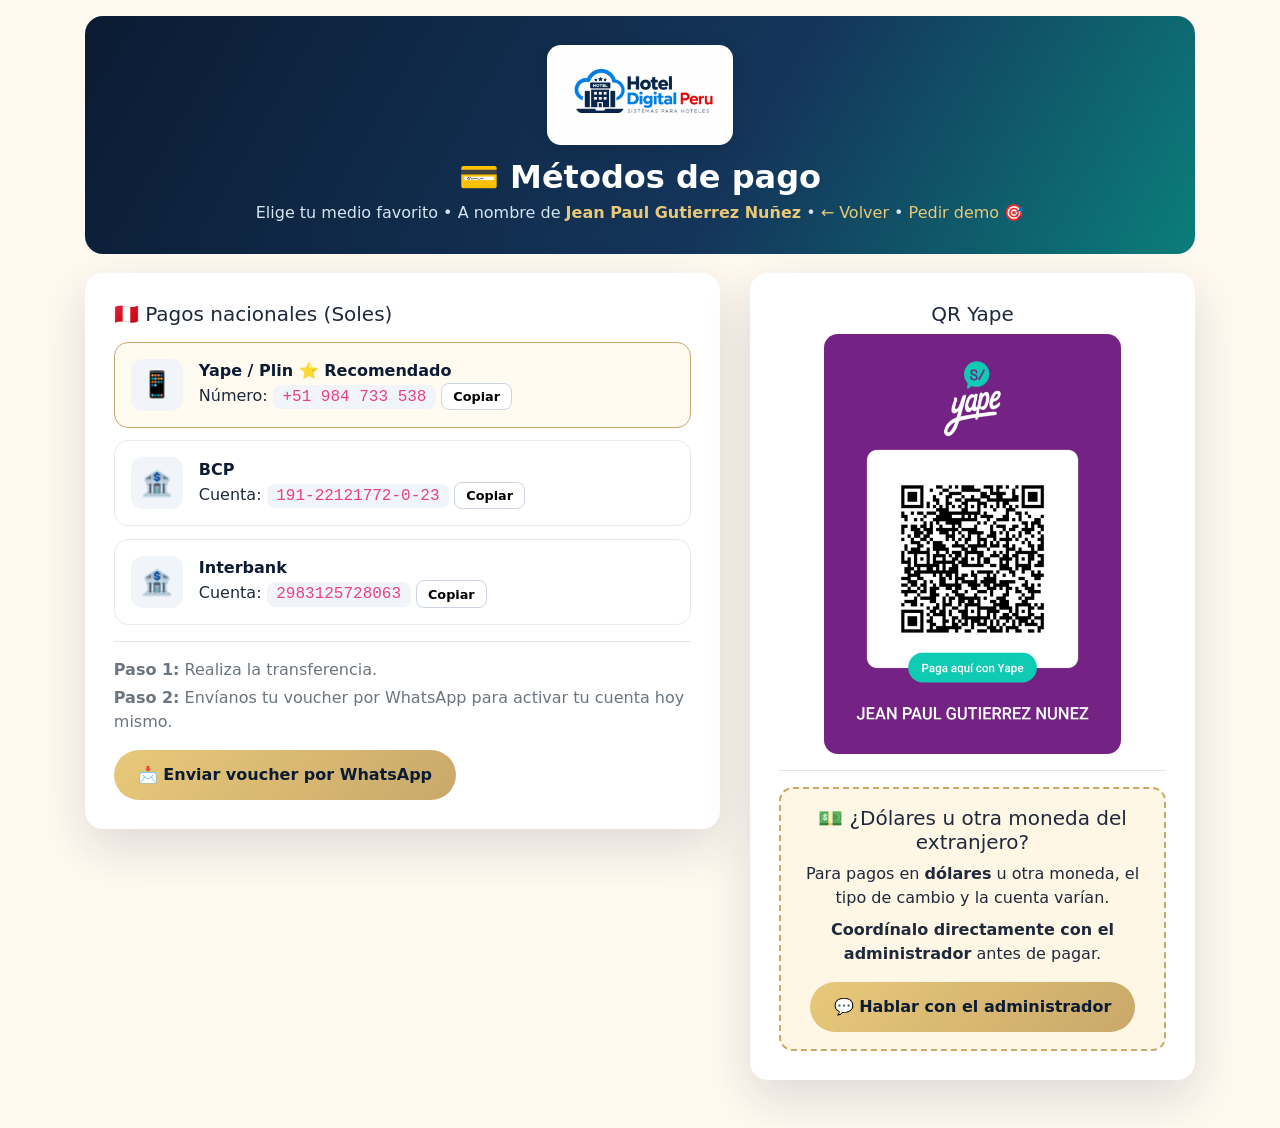
<file: pago.html>
<!DOCTYPE html>
<html lang="es-PE">

<head>
    <meta charset="utf-8">
    <meta name="viewport" content="width=device-width, initial-scale=1">
    <link rel="shortcut icon" type="image/jpeg" href="assets/img/logo/logo-hotel.jpg">
    <link rel="apple-touch-icon" href="assets/img/logo/logo-hotel.jpg">
    <meta name="theme-color" content="#0B1B33">

    <title>Métodos de pago | Hotel Digital Perú</title>
    <meta name="description" content="Paga tu sistema para hotel por BCP, Interbank, Yape o Plin. Para dólares u otra moneda extranjera coordina con el administrador por WhatsApp.">
    <meta name="robots" content="noindex, nofollow, noarchive, nosnippet" />
    <meta name="googlebot" content="noindex, nofollow" />
    <link rel="canonical" href="https://hoteldigitalperu.com/pago">

    <link rel="stylesheet" href="assets/css/bootstrap.min.css">
    <link rel="stylesheet" href="assets/css/mejoras.css">
    <style>
      body{background:#FFF9F0;font-family:'Poppins',system-ui,Arial,sans-serif;color:#1E293B}
      .pago-card{background:#fff;border-radius:18px;box-shadow:0 18px 50px rgba(11,27,51,.14);padding:1.8rem}
      .pago-logo{max-height:100px;width:auto;background:#fff;border-radius:14px;padding:6px 14px;box-shadow:0 4px 18px rgba(0,0,0,.12)}
      .pago-header{background:linear-gradient(120deg,#0B1B33,#14365B 60%,#0B7E7A);border-radius:18px;color:#fff;padding:1.8rem;text-align:center;margin-bottom:1.2rem}
      .pago-header h2{color:#fff;margin:.8rem 0 0;font-weight:800}
      .pago-header p{color:#D6E4F0;margin:.3rem 0 0}
      .pay-method{border:1px solid #E6EAF0;border-radius:14px;padding:1rem;margin-bottom:.8rem;display:flex;gap:1rem;align-items:center}
      .pay-method .icon{flex:0 0 52px;height:52px;border-radius:12px;display:flex;align-items:center;justify-content:center;font-size:1.6rem;background:#F1F5F9}
      .pay-method b{color:#0B1B33}
      .pay-method code{background:#F1F5F9;padding:.2rem .6rem;border-radius:8px;font-size:1rem}
      .copy-btn{border:1px solid #CBD5E1;background:#fff;border-radius:8px;padding:.2rem .7rem;font-size:.8rem;font-weight:700;cursor:pointer}
      .copy-btn:hover{background:#0B1B33;color:#fff}
      .alert-foreign{background:#FFF7E6;border:2px dashed #C9A86A;border-radius:14px;padding:1.1rem;text-align:center}
      .btn-gold{background:linear-gradient(135deg,#E8C97A,#C9A86A);border:none;color:#0B1B33;font-weight:800;padding:.8rem 1.5rem;border-radius:100px;display:inline-block}
    </style>

    <!-- Google tag (gtag.js) -->
    <script async src="https://www.googletagmanager.com/gtag/js?id=G-L8D3C2Q7RY"></script>
    <script>
        window.dataLayer = window.dataLayer || [];
        function gtag(){dataLayer.push(arguments);}
        gtag('js', new Date());
        gtag('config', 'G-L8D3C2Q7RY');
    </script>
</head>

<body class="container">
    <header class="pago-header mt-3">
        <a href="/" aria-label="Volver al inicio"><img src="assets/img/logo/logo-hotel.jpg" alt="Hotel Digital Perú" class="pago-logo" width="260" height="100"></a>
        <h2>💳 Métodos de pago</h2>
        <p>Elige tu medio favorito • A nombre de <strong style="color:#E8C97A">Jean Paul Gutierrez Nuñez</strong> • <a href="/" style="color:#E8C97A">← Volver</a> • <a href="/registrar-datos" style="color:#E8C97A">Pedir demo 🎯</a></p>
    </header>

    <div class="row mb-5">
        <div class="col-md-7 col-12">
            <div class="pago-card">
                <h5 class="mb-3">🇵🇪 Pagos nacionales (Soles)</h5>
                <div class="pay-method" style="border-color:#C9A86A;background:#FFFBF0"><div class="icon">📱</div><div><b>Yape / Plin ⭐ Recomendado</b><br>Número: <code>+51 984 733 538</code> <button class="copy-btn" data-copy="984733538">Copiar</button></div></div>
                <div class="pay-method"><div class="icon">🏦</div><div><b>BCP</b><br>Cuenta: <code id="c-bcp">191-22121772-0-23</code> <button class="copy-btn" data-copy="191-22121772-0-23">Copiar</button></div></div>
                <div class="pay-method"><div class="icon">🏦</div><div><b>Interbank</b><br>Cuenta: <code id="c-ibk">2983125728063</code> <button class="copy-btn" data-copy="2983125728063">Copiar</button></div></div>
                <hr>
                <p class="text-muted mb-1"><strong>Paso 1:</strong> Realiza la transferencia.</p>
                <p class="text-muted"><strong>Paso 2:</strong> Envíanos tu voucher por WhatsApp para activar tu cuenta hoy mismo.</p>
                <a class="btn-gold" target="_blank" rel="noopener" href="https://api.whatsapp.com/send?phone=51984733538&text=Hola%20ya%20realic%C3%A9%20el%20pago%2C%20adjunto%20mi%20voucher%20para%20activar%20mi%20cuenta">📩 Enviar voucher por WhatsApp</a>
            </div>
        </div>
        <div class="col-md-5 col-12 mt-3 mt-md-0">
            <div class="pago-card text-center">
                <h5>QR Yape</h5>
                <img src="assets/img/yape_jp.jpg" alt="QR Yape Hotel Digital Perú" loading="lazy" style="max-width:100%;height:auto;max-height:420px;border-radius:14px;">
                <hr>
                <div class="alert-foreign">
                    <h5>💵 ¿Dólares u otra moneda del extranjero?</h5>
                    <p class="mb-2">Para pagos en <strong>dólares</strong> u otra moneda, el tipo de cambio y la cuenta varían.</p>
                    <p class="mb-3"><strong>Coordínalo directamente con el administrador</strong> antes de pagar.</p>
                    <a class="btn-gold" target="_blank" rel="noopener" href="https://api.whatsapp.com/send?phone=51984733538&text=Hola%20quiero%20pagar%20en%20d%C3%B3lares%20u%20otra%20moneda%20extranjera%2C%20%C2%BFme%20indica%20los%20datos%3F">💬 Hablar con el administrador</a>
                </div>
            </div>
        </div>
    </div>

    <script>
    document.querySelectorAll('.copy-btn').forEach(function (b) {
        b.addEventListener('click', function () {
            var t = b.getAttribute('data-copy');
            if (navigator.clipboard) { navigator.clipboard.writeText(t); }
            b.textContent = '✓ Copiado';
            setTimeout(function(){ b.textContent = 'Copiar'; }, 1500);
        });
    });
    </script>
</body>
</html>
</file>
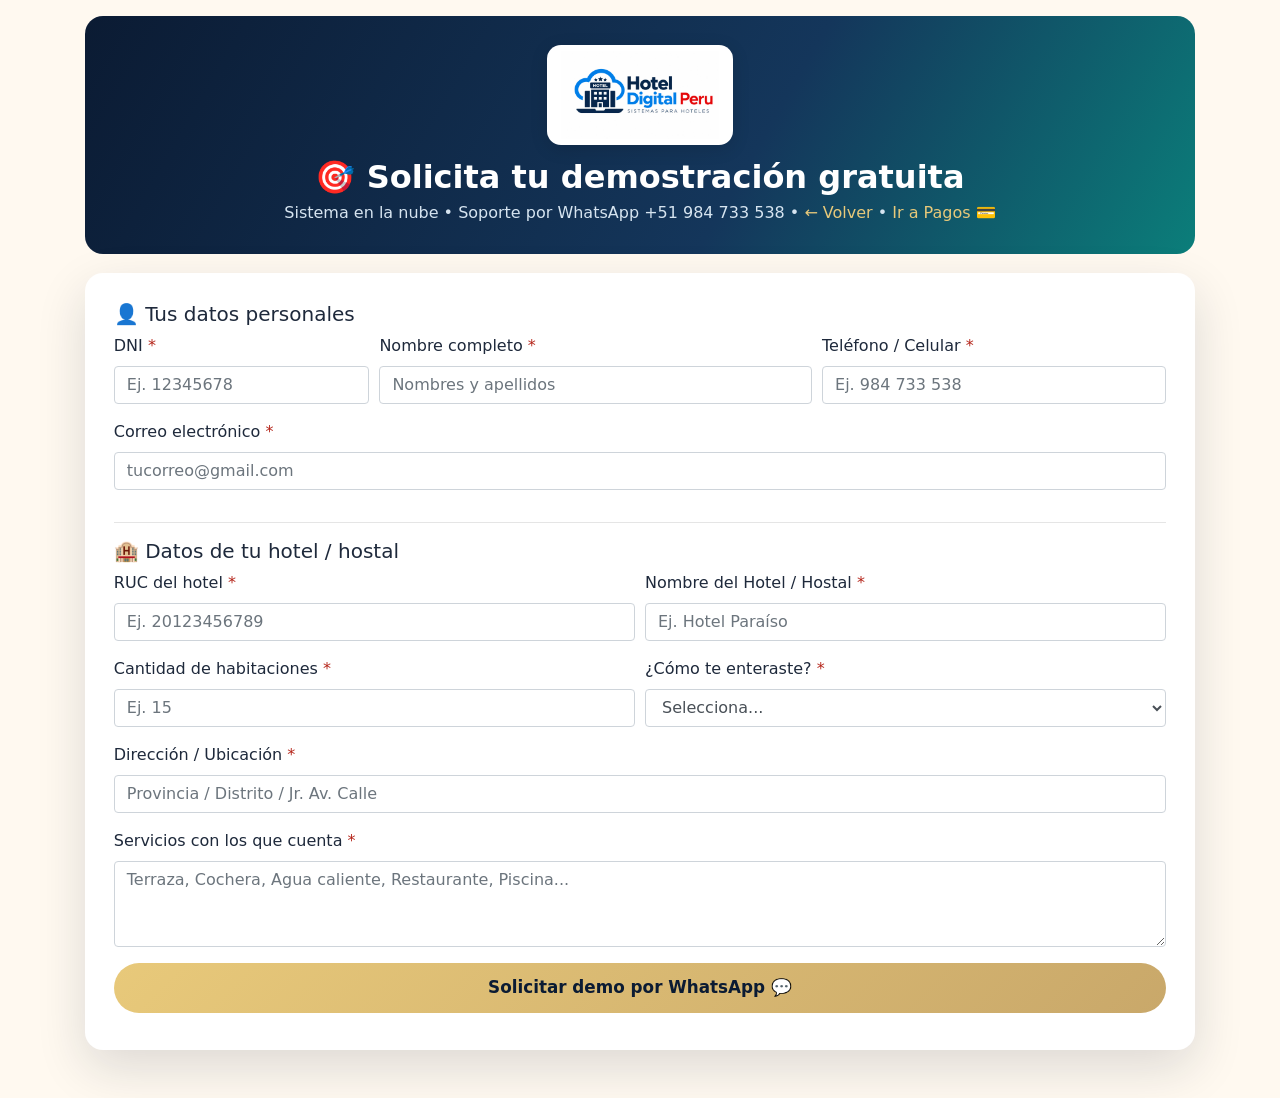
<file: registrar-datos.html>
<!DOCTYPE html>
<html lang="es-PE">

<head>
    <meta charset="utf-8">
    <meta name="viewport" content="width=device-width, initial-scale=1">
    <link rel="shortcut icon" type="image/jpeg" href="assets/img/logo/logo-hotel.jpg">
    <link rel="apple-touch-icon" href="assets/img/logo/logo-hotel.jpg">
    <meta name="theme-color" content="#0B1B33">

    <title>Solicitar demostración | Hotel Digital Perú</title>
    <meta name="description" content="Llena tus datos y solicita una demostración gratuita del sistema para hoteles, hostales y hospedajes. Te contactamos por WhatsApp.">
    <meta name="robots" content="noindex, nofollow, noarchive, nosnippet" />
    <meta name="googlebot" content="noindex, nofollow" />
    <link rel="canonical" href="https://hoteldigitalperu.com/registrar-datos">

    <link rel="stylesheet" href="assets/css/bootstrap.min.css">
    <link rel="stylesheet" href="assets/css/mejoras.css">
    <style>
      body{background:#FFF9F0;font-family:'Poppins',system-ui,Arial,sans-serif;color:#1E293B}
      .pago-card{background:#fff;border-radius:18px;box-shadow:0 18px 50px rgba(11,27,51,.14);padding:1.8rem}
      .pago-logo{max-height:100px;width:auto;background:#fff;border-radius:14px;padding:6px 14px;box-shadow:0 4px 18px rgba(0,0,0,.12)}
      .pago-header{background:linear-gradient(120deg,#0B1B33,#14365B 60%,#0B7E7A);border-radius:18px;color:#fff;padding:1.8rem;text-align:center;margin-bottom:1.2rem}
      .pago-header h2{color:#fff;margin:.8rem 0 0;font-weight:800}
      .pago-header p{color:#D6E4F0;margin:.3rem 0 0}
      #boton_enviar{background:linear-gradient(135deg,#E8C97A,#C9A86A) !important;border:none !important;color:#0B1B33 !important;font-weight:800;padding:.8rem 2.2rem;border-radius:100px;width:100%;font-size:1.05rem}
      .req{color:#B42318}
    </style>

    <!-- Google tag (gtag.js) -->
    <script async src="https://www.googletagmanager.com/gtag/js?id=G-L8D3C2Q7RY"></script>
    <script>
        window.dataLayer = window.dataLayer || [];
        function gtag(){dataLayer.push(arguments);}
        gtag('js', new Date());
        gtag('config', 'G-L8D3C2Q7RY');
    </script>
</head>

<body class="container">
    <header class="pago-header mt-3">
        <a href="/" aria-label="Volver al inicio"><img src="assets/img/logo/logo-hotel.jpg" alt="Hotel Digital Perú" class="pago-logo" width="260" height="100"></a>
        <h2>🎯 Solicita tu demostración gratuita</h2>
        <p>Sistema en la nube • Soporte por WhatsApp +51 984 733 538 • <a href="/" style="color:#E8C97A">← Volver</a> • <a href="/pago" style="color:#E8C97A">Ir a Pagos 💳</a></p>
    </header>

    <section class="pago-card mb-5">
        <form id="demoform" novalidate>
            <h5>👤 Tus datos personales</h5>
            <div class="form-row">
                <div class="form-group col-md-3"><label for="doc">DNI <span class="req">*</span></label><input type="text" id="doc" class="form-control" placeholder="Ej. 12345678" required></div>
                <div class="form-group col-md-5"><label for="nombre">Nombre completo <span class="req">*</span></label><input type="text" id="nombre" class="form-control" placeholder="Nombres y apellidos" required></div>
                <div class="form-group col-md-4"><label for="telefono">Teléfono / Celular <span class="req">*</span></label><input type="tel" id="telefono" class="form-control" placeholder="Ej. 984 733 538" required></div>
                <div class="form-group col-md-12"><label for="correo">Correo electrónico <span class="req">*</span></label><input type="email" id="correo" class="form-control" placeholder="tucorreo@gmail.com" required></div>
            </div>
            <hr>
            <h5>🏨 Datos de tu hotel / hostal</h5>
            <div class="form-row">
                <div class="form-group col-md-6"><label for="ruc_hotel">RUC del hotel <span class="req">*</span></label><input type="text" id="ruc_hotel" class="form-control" placeholder="Ej. 20123456789" required></div>
                <div class="form-group col-md-6"><label for="nombre_hotel">Nombre del Hotel / Hostal <span class="req">*</span></label><input type="text" id="nombre_hotel" class="form-control" placeholder="Ej. Hotel Paraíso" required></div>
                <div class="form-group col-md-6"><label for="cant_hab">Cantidad de habitaciones <span class="req">*</span></label><input type="number" min="1" max="500" id="cant_hab" class="form-control" placeholder="Ej. 15" required></div>
                <div class="form-group col-md-6"><label for="comoseentero">¿Cómo te enteraste? <span class="req">*</span></label><select id="comoseentero" class="form-control" required><option value="">Selecciona...</option><option>Google</option><option>Facebook</option><option>Youtube / TikTok</option><option>Recomendación</option><option>Otro</option></select></div>
                <div class="form-group col-md-12"><label for="ubi_hotel">Dirección / Ubicación <span class="req">*</span></label><input type="text" id="ubi_hotel" class="form-control" placeholder="Provincia / Distrito / Jr. Av. Calle" required></div>
                <div class="form-group col-md-12"><label for="des_hotel">Servicios con los que cuenta <span class="req">*</span></label><textarea rows="3" id="des_hotel" class="form-control" placeholder="Terraza, Cochera, Agua caliente, Restaurante, Piscina..." required></textarea></div>
            </div>
            <button type="submit" id="boton_enviar">Solicitar demo por WhatsApp 💬</button>
            <div id="message" class="mt-2 text-center" role="status"></div>
        </form>
    </section>

    <script>
    document.getElementById('demoform').addEventListener('submit', function (e) {
        e.preventDefault();
        var f = e.target;
        if (!f.checkValidity()) { f.reportValidity(); document.getElementById('message').textContent = '⚠️ Completa todos los campos marcados con *'; return; }
        var v = function (id) { return document.getElementById(id).value.trim(); };
        var texto = 'Hola, quiero una DEMOSTRACIÓN del sistema 🏨%0A%0A' +
            '*DNI:* ' + encodeURIComponent(v('doc')) + '%0A' +
            '*Nombre:* ' + encodeURIComponent(v('nombre')) + '%0A' +
            '*Teléfono:* ' + encodeURIComponent(v('telefono')) + '%0A' +
            '*Correo:* ' + encodeURIComponent(v('correo')) + '%0A' +
            '*RUC:* ' + encodeURIComponent(v('ruc_hotel')) + '%0A' +
            '*Hotel:* ' + encodeURIComponent(v('nombre_hotel')) + '%0A' +
            '*Habitaciones:* ' + encodeURIComponent(v('cant_hab')) + '%0A' +
            '*Se enteró por:* ' + encodeURIComponent(v('comoseentero')) + '%0A' +
            '*Ubicación:* ' + encodeURIComponent(v('ubi_hotel')) + '%0A' +
            '*Servicios:* ' + encodeURIComponent(v('des_hotel'));
        document.getElementById('message').textContent = '✅ Abriendo WhatsApp...';
        window.open('https://api.whatsapp.com/send?phone=51984733538&text=' + texto, '_blank');
    });
    </script>
</body>
</html>
</file>
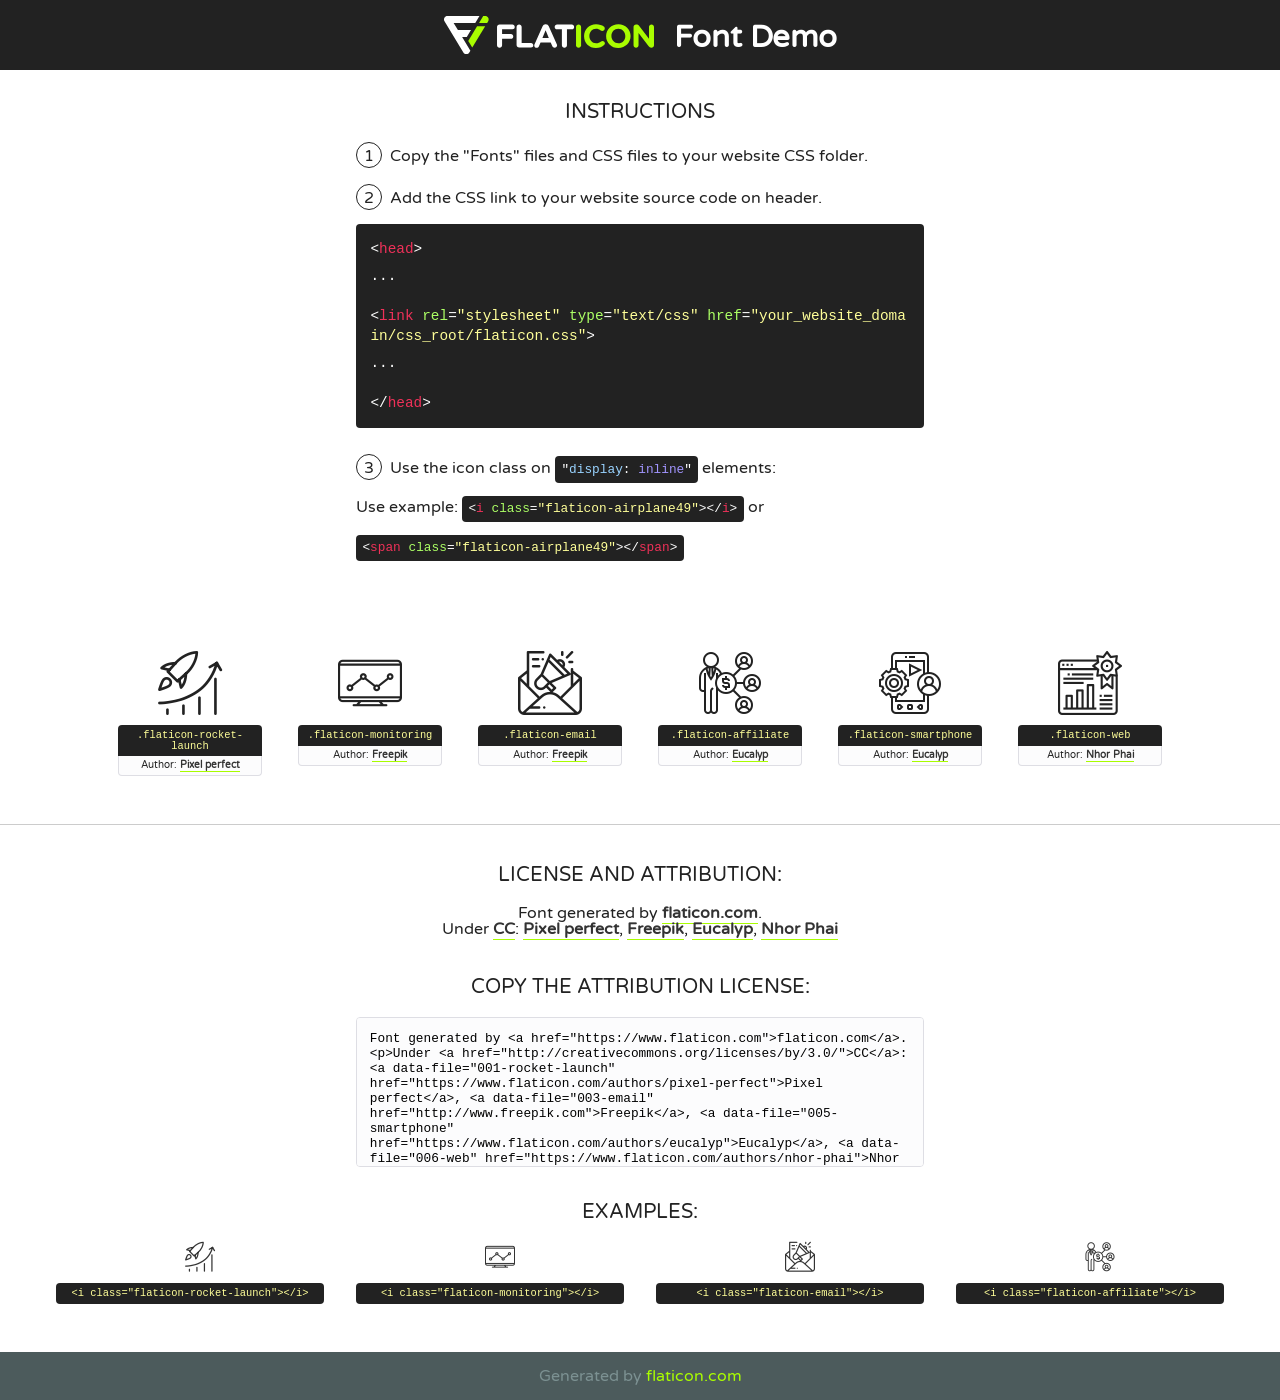
<file: assets/font/flaticon.html>
<!DOCTYPE html>
<!--
  Flaticon icon font: Flaticon
  Creation date: 12/06/2020 07:02
-->
<html>
<!DOCTYPE html>
<html>

<head>
    <title>Flaticon WebFont</title>
    <link href="http://fonts.googleapis.com/css?family=Varela+Round" rel="stylesheet" type="text/css" />
    <link rel="stylesheet" type="text/css" href="flaticon.css">
    <meta charset="UTF-8">
    <style>
    html, body, div, span, applet, object, iframe,
    h1, h2, h3, h4, h5, h6, p, blockquote, pre,
    a, abbr, acronym, address, big, cite, code,
    del, dfn, em, img, ins, kbd, q, s, samp,
    small, strike, strong, sub, sup, tt, var,
    b, u, i, center,
    dl, dt, dd, ol, ul, li,
    fieldset, form, label, legend,
    table, caption, tbody, tfoot, thead, tr, th, td,
    article, aside, canvas, details, embed, 
    figure, figcaption, footer, header, hgroup, 
    menu, nav, output, ruby, section, summary,
    time, mark, audio, video {
        margin: 0;
        padding: 0;
        border: 0;
        font-size: 100%;
        font: inherit;
        vertical-align: baseline;
    }
    /* HTML5 display-role reset for older browsers */
    article, aside, details, figcaption, figure, 
    footer, header, hgroup, menu, nav, section {
        display: block;
    }
    body {
        line-height: 1;
    }
    ol, ul {
        list-style: none;
    }
    blockquote, q {
        quotes: none;
    }
    blockquote:before, blockquote:after,
    q:before, q:after {
        content: '';
        content: none;
    }
    table {
        border-collapse: collapse;
        border-spacing: 0;
    }
    body {
        font-family: 'Varela Round', Helvetica, Arial, sans-serif;
        font-size: 16px;
        color: #222;
    }
    a {
        color: #333;
        border-bottom: 1px solid #a9fd00;
        font-weight: bold;
        text-decoration: none;
    }
    * {
        -moz-box-sizing: border-box;
        -webkit-box-sizing: border-box;
        box-sizing: border-box;
        margin: 0;
        padding: 0;
    }
    [class^="flaticon-"]:before, [class*=" flaticon-"]:before, [class^="flaticon-"]:after, [class*=" flaticon-"]:after {
        font-family: Flaticon;
        font-size: 30px;
        font-style: normal;
        margin-left: 20px;
        color: #333;
    }
    .wrapper {
        max-width: 600px;
        margin: auto;
        padding: 0 1em;
    }
    .title {
        font-size: 1.25em;
        text-align: center;
        margin-bottom: 1em;
        text-transform: uppercase;
    }
    header {
        text-align: center;
        background-color: #222;
        color: #fff;
        padding: 1em;
    }
    header .logo {
        width: 210px;
        height: 38px;
        display: inline-block;
        vertical-align: middle;
        margin-right: 1em;
        border: none;
    }
    header strong {
        font-size: 1.95em;
        font-weight: bold;
        vertical-align: middle;
        margin-top: 5px;
        display: inline-block;
    }
    .demo {
        margin: 2em auto;
        line-height: 1.25em;
    }
    .demo ul li {
        margin-bottom: 1em;
    }
    .demo ul li .num {
        color: #222;
        border-radius: 20px;
        display: inline-block;
        width: 26px;
        padding: 3px;
        height: 26px;
        text-align: center;
        margin-right: 0.5em;
        border: 1px solid #222;
    }
    .demo ul li code {
        background-color: #222;
        border-radius: 4px;
        padding: 0.25em 0.5em;
        display: inline-block;
        color: #fff;
        font-family: Consolas,Monaco,Lucida Console,Liberation Mono,DejaVu Sans Mono,Bitstream Vera Sans Mono,Courier New, monospace;
        font-weight: lighter;
        margin-top: 1em;
        font-size: 0.8em;
        word-break: break-all;
    }
    .demo ul li code.big {
        padding: 1em;
        font-size: 0.9em;
    }
    .demo ul li code .red {
        color: #EF3159;
    }
    .demo ul li code .green {
        color: #ACFF65;
    }
    .demo ul li code .yellow {
        color: #FFFF99;
    }
    .demo ul li code .blue {
        color: #99D3FF;
    }
    .demo ul li code .purple {
        color: #A295FF;
    }
    .demo ul li code .dots {
        margin-top: 0.5em;
        display: block;
    }
    #glyphs {
        border-bottom: 1px solid #ccc;
        padding: 2em 0;
        text-align: center;
    }
    .glyph {
        display: inline-block;
        width: 9em;
        margin: 1em;
        text-align: center;
        vertical-align: top;
        background: #FFF;
    }
    .glyph .glyph-icon {
        padding: 10px;
        display: block;
        font-family:"Flaticon";
        font-size: 64px;
        line-height: 1;
    }
    .glyph .glyph-icon:before {
        font-size: 64px;
        color: #222;
        margin-left: 0;
    }
    .class-name {
        font-size: 0.65em;
        background-color: #222;
        color: #fff;
        border-radius: 4px 4px 0 0;
        padding: 0.5em;
        color: #FFFF99;
        font-family: Consolas,Monaco,Lucida Console,Liberation Mono,DejaVu Sans Mono,Bitstream Vera Sans Mono,Courier New, monospace;
    }
    .author-name {
        font-size: 0.6em;
        background-color: #fcfcfd;
        border: 1px solid #DEDEE4;
        border-top: 0;
        border-radius: 0 0 4px 4px;
        padding: 0.5em;
    }
    .class-name:last-child {
        font-size: 10px;
        color:#888;
    }
    .class-name:last-child a {
        font-size: 10px;
        color:#555;
    }
    .class-name:last-child a:hover {
        color:#a9fd00;
    }
    .glyph > input {
        display: block;
        width: 100px;
        margin: 5px auto;
        text-align: center;
        font-size: 12px;
        cursor: text;
    }
    .glyph > input.icon-input {
        font-family:"Flaticon";
        font-size: 16px;
        margin-bottom: 10px;
    }
    .attribution .title {
        margin-top: 2em;
    }
    .attribution textarea {
        background-color: #fcfcfd;
        padding: 1em;
        border: none;
        box-shadow: none;
        border: 1px solid #DEDEE4;
        border-radius: 4px;
        resize: none;
        width: 100%;
        height: 150px;
        font-size: 0.8em;
        font-family: Consolas,Monaco,Lucida Console,Liberation Mono,DejaVu Sans Mono,Bitstream Vera Sans Mono,Courier New, monospace;
        -webkit-appearance: none;
    }
    .iconsuse {
        margin: 2em auto;
        text-align: center;
        max-width: 1200px;
    }
    .iconsuse:after {
        content: '';
        display: table;
        clear: both;
    }
    .iconsuse .image {
        float: left;
        width: 25%;
        padding: 0 1em;
    }
    .iconsuse .image p {
        margin-bottom: 1em;
    }
    .iconsuse .image span {
        display: block;
        font-size: 0.65em;
        background-color: #222;
        color: #fff;
        border-radius: 4px;
        padding: 0.5em;
        color: #FFFF99;
        margin-top: 1em;
        font-family: Consolas,Monaco,Lucida Console,Liberation Mono,DejaVu Sans Mono,Bitstream Vera Sans Mono,Courier New, monospace;
    }
    #footer {
        text-align: center;
        background-color: #4C5B5C;
        color: #7c9192;
        padding: 1em;
    }
    #footer a {
        border: none;
        color: #a9fd00;
        font-weight: normal;
    }
    @media (max-width: 960px) {
        .iconsuse .image {
            width: 50%;
        }
    }
    @media (max-width: 560px) {
        .iconsuse .image {
            width: 100%;
        }
    }
    </style>
</head>

<body class="characters-off">

    <header>
        <a href="https://www.flaticon.com" target="_blank" class="logo">
            <svg version="1.1" xmlns="http://www.w3.org/2000/svg" xmlns:xlink="http://www.w3.org/1999/xlink" xmlns:a="http://ns.adobe.com/AdobeSVGViewerExtensions/3.0/" viewBox="0 0 560.875 102.036" enable-background="new 0 0 560.875 102.036" xml:space="preserve">
                <defs>
                </defs>
                <g>
                    <g class="letters">
                        <path fill="#ffffff" d="M141.596,29.675c0-3.777,2.985-6.767,6.764-6.767h34.438c3.426,0,6.15,2.728,6.15,6.15
                        c0,3.43-2.724,6.149-6.15,6.149h-27.674v13.091h23.719c3.429,0,6.151,2.724,6.151,6.15c0,3.43-2.723,6.149-6.151,6.149h-23.719
                        v17.574c0,3.773-2.986,6.761-6.764,6.761c-3.779,0-6.764-2.989-6.764-6.761V29.675z"></path>
                        <path fill="#ffffff" d="M193.844,29.149c0-3.781,2.985-6.767,6.764-6.767c3.776,0,6.763,2.985,6.763,6.767v42.957h25.039
                        c3.426,0,6.149,2.726,6.149,6.153c0,3.425-2.723,6.15-6.149,6.15h-31.802c-3.779,0-6.764-2.986-6.764-6.768V29.149z"></path>
                        <path fill="#ffffff" d="M241.891,75.71l21.438-48.407c1.492-3.341,4.215-5.357,7.906-5.357h0.792
                        c3.686,0,6.323,2.017,7.815,5.357l21.439,48.407c0.436,0.967,0.701,1.845,0.701,2.723c0,3.602-2.809,6.501-6.414,6.501
                        c-3.161,0-5.269-1.845-6.499-4.655l-4.132-9.661h-27.059l-4.301,10.102c-1.144,2.631-3.426,4.214-6.237,4.214
                        c-3.517,0-6.24-2.81-6.24-6.325C241.1,77.64,241.451,76.677,241.891,75.71z M279.932,58.666l-8.521-20.297l-8.526,20.297H279.932
                        z"></path>
                        <path fill="#ffffff" d="M314.864,35.387H301.86c-3.429,0-6.239-2.813-6.239-6.238c0-3.429,2.811-6.24,6.239-6.24h39.533
                        c3.426,0,6.237,2.811,6.237,6.24c0,3.425-2.811,6.238-6.237,6.238h-13.001v42.785c0,3.773-2.99,6.761-6.764,6.761
                        c-3.779,0-6.764-2.989-6.764-6.761V35.387z"></path>
                        <path fill="#A9FD00" d="M352.615,29.149c0-3.781,2.985-6.767,6.767-6.767c3.774,0,6.761,2.985,6.761,6.767v49.024
                        c0,3.773-2.987,6.761-6.761,6.761c-3.781,0-6.767-2.989-6.767-6.761V29.149z"></path>
                        <path fill="#A9FD00" d="M374.132,53.836v-0.179c0-17.481,13.178-31.801,32.065-31.801c9.22,0,15.459,2.458,20.557,6.238
                        c1.402,1.054,2.637,2.985,2.637,5.357c0,3.692-2.985,6.59-6.681,6.59c-1.845,0-3.071-0.702-4.044-1.319
                        c-3.776-2.813-7.729-4.393-12.562-4.393c-10.364,0-17.831,8.611-17.831,19.154v0.173c0,10.542,7.291,19.329,17.831,19.329
                        c5.715,0,9.492-1.756,13.359-4.834c1.049-0.874,2.458-1.491,4.039-1.491c3.429,0,6.325,2.813,6.325,6.236
                        c0,2.106-1.056,3.78-2.282,4.834c-5.539,4.834-12.036,7.733-21.878,7.733C387.572,85.464,374.132,71.493,374.132,53.836z"></path>
                        <path fill="#A9FD00" d="M433.009,53.836v-0.179c0-17.481,13.79-31.801,32.766-31.801c18.981,0,32.592,14.143,32.592,31.628v0.173
                        c0,17.483-13.785,31.807-32.769,31.807C446.625,85.464,433.009,71.32,433.009,53.836z M484.224,53.836v-0.179
                        c0-10.539-7.725-19.326-18.626-19.326c-10.893,0-18.449,8.611-18.449,19.154v0.173c0,10.542,7.73,19.329,18.626,19.329
                        C476.676,72.986,484.224,64.378,484.224,53.836z"></path>
                        <path fill="#A9FD00" d="M506.233,29.321c0-3.774,2.99-6.763,6.767-6.763h1.401c3.252,0,5.183,1.583,7.029,3.953l26.093,34.265
                        V29.059c0-3.692,2.99-6.677,6.681-6.677c3.683,0,6.671,2.985,6.671,6.677v48.934c0,3.78-2.987,6.765-6.764,6.765h-0.436
                        c-3.257,0-5.188-1.581-7.034-3.953l-27.056-35.492v32.944c0,3.687-2.985,6.676-6.678,6.676c-3.683,0-6.673-2.989-6.673-6.676
                        V29.321z"></path>
                    </g>
                    <g class="insignia">
                        <path fill="#ffffff" d="M48.372,56.137h12.517l11.156-18.537H37.186L25.688,18.539h57.825L94.668,0H9.271
                        C5.925,0,2.842,1.801,1.198,4.716c-1.644,2.907-1.593,6.482,0.134,9.343l50.38,83.501c1.678,2.781,4.689,4.476,7.938,4.476
                        c3.246,0,6.257-1.695,7.935-4.476l2.898-4.804L48.372,56.137z"></path>
                        <g class="i">
                            <path fill="#A9FD00" d="M93.575,18.539h0.031v0.004l21.652,0.004l2.705-4.488c1.727-2.861,1.778-6.436,0.133-9.343
                            C116.454,1.801,113.371,0,110.026,0h-5.294L93.575,18.539z"></path>
                            <polygon fill="#A9FD00" points="88.291,27.356 64.725,66.486 75.519,84.404 109.942,27.356"></polygon>
                        </g>
                    </g>
                </g>
            </svg>
        </a>
        <strong>Font Demo</strong>
    </header>


    <section class="demo wrapper">

        <p class="title">Instructions</p>

        <ul>
            <li>
                <span class="num">1</span>Copy the "Fonts" files and CSS files to your website CSS folder.
            </li>
            <li>
                <span class="num">2</span>Add the CSS link to your website source code on header.
                <code class="big">
                    &lt;<span class="red">head</span>&gt;
                    <br/><span class="dots">...</span>
                    <br/>&lt;<span class="red">link</span> <span class="green">rel</span>=<span class="yellow">"stylesheet"</span> <span class="green">type</span>=<span class="yellow">"text/css"</span> <span class="green">href</span>=<span class="yellow">"your_website_domain/css_root/flaticon.css"</span>&gt;
                    <br/><span class="dots">...</span>
                    <br/>&lt;/<span class="red">head</span>&gt;
                </code>
            </li>

            <li>
                <p>
                    <span class="num">3</span>Use the icon class on <code>"<span class="blue">display</span>:<span class="purple"> inline</span>"</code> elements:
                    <br />
                    Use example: <code>&lt;<span class="red">i</span> <span class="green">class</span>=<span class="yellow">&quot;flaticon-airplane49&quot;</span>&gt;&lt;/<span class="red">i</span>&gt;</code> or <code>&lt;<span class="red">span</span> <span class="green">class</span>=<span class="yellow">&quot;flaticon-airplane49&quot;</span>&gt;&lt;/<span class="red">span</span>&gt;</code>
            </li>
        </ul>

    </section>




   <section id="glyphs">          
    
      
        <div class="glyph"><div class="glyph-icon flaticon-rocket-launch"></div>
            <div class="class-name">.flaticon-rocket-launch</div>
            <div class="author-name">Author: <a data-file="001-rocket-launch" href="https://www.flaticon.com/authors/pixel-perfect">Pixel perfect</a> </div> 
        </div>        
        
        <div class="glyph"><div class="glyph-icon flaticon-monitoring"></div>
            <div class="class-name">.flaticon-monitoring</div>
            <div class="author-name">Author: <a data-file="002-monitoring" href="http://www.freepik.com">Freepik</a> </div> 
        </div>        
        
        <div class="glyph"><div class="glyph-icon flaticon-email"></div>
            <div class="class-name">.flaticon-email</div>
            <div class="author-name">Author: <a data-file="003-email" href="http://www.freepik.com">Freepik</a> </div> 
        </div>        
        
        <div class="glyph"><div class="glyph-icon flaticon-affiliate"></div>
            <div class="class-name">.flaticon-affiliate</div>
            <div class="author-name">Author: <a data-file="004-affiliate" href="https://www.flaticon.com/authors/eucalyp">Eucalyp</a> </div> 
        </div>        
        
        <div class="glyph"><div class="glyph-icon flaticon-smartphone"></div>
            <div class="class-name">.flaticon-smartphone</div>
            <div class="author-name">Author: <a data-file="005-smartphone" href="https://www.flaticon.com/authors/eucalyp">Eucalyp</a> </div> 
        </div>        
        
        <div class="glyph"><div class="glyph-icon flaticon-web"></div>
            <div class="class-name">.flaticon-web</div>
            <div class="author-name">Author: <a data-file="006-web" href="https://www.flaticon.com/authors/nhor-phai">Nhor Phai</a> </div> 
        </div>        
        

    </section>



    <section class="attribution wrapper"   style="text-align:center;">

      <div class="title">License and attribution:</div><div class="attrDiv">Font generated by <a href="https://www.flaticon.com">flaticon.com</a>. <div><p>Under <a href="http://creativecommons.org/licenses/by/3.0/">CC</a>: <a data-file="001-rocket-launch" href="https://www.flaticon.com/authors/pixel-perfect">Pixel perfect</a>, <a data-file="003-email" href="http://www.freepik.com">Freepik</a>, <a data-file="005-smartphone" href="https://www.flaticon.com/authors/eucalyp">Eucalyp</a>, <a data-file="006-web" href="https://www.flaticon.com/authors/nhor-phai">Nhor Phai</a></p>  </div>
      </div>
      <div class="title">Copy the Attribution License:</div>

    <textarea onclick="this.focus();this.select();">Font generated by &lt;a href=&quot;https://www.flaticon.com&quot;&gt;flaticon.com&lt;/a&gt;. <p>Under <a href="http://creativecommons.org/licenses/by/3.0/">CC</a>: <a data-file="001-rocket-launch" href="https://www.flaticon.com/authors/pixel-perfect">Pixel perfect</a>, <a data-file="003-email" href="http://www.freepik.com">Freepik</a>, <a data-file="005-smartphone" href="https://www.flaticon.com/authors/eucalyp">Eucalyp</a>, <a data-file="006-web" href="https://www.flaticon.com/authors/nhor-phai">Nhor Phai</a></p>  
     </textarea>

    </section>

    <section class="iconsuse">

          <div class="title">Examples:</div>            
             
            <div class="image">
                <p>
                    <i class="glyph-icon flaticon-rocket-launch"></i> 
                    <span>&lt;i class=&quot;flaticon-rocket-launch&quot;&gt;&lt;/i&gt;</span>
                </p>
            </div>
            
            <div class="image">
                <p>
                    <i class="glyph-icon flaticon-monitoring"></i> 
                    <span>&lt;i class=&quot;flaticon-monitoring&quot;&gt;&lt;/i&gt;</span>
                </p>
            </div>
            
            <div class="image">
                <p>
                    <i class="glyph-icon flaticon-email"></i> 
                    <span>&lt;i class=&quot;flaticon-email&quot;&gt;&lt;/i&gt;</span>
                </p>
            </div>
            
            <div class="image">
                <p>
                    <i class="glyph-icon flaticon-affiliate"></i> 
                    <span>&lt;i class=&quot;flaticon-affiliate&quot;&gt;&lt;/i&gt;</span>
                </p>
            </div>
                       
        </div>
                            
    </section>

<div id="footer">
    <div>Generated by <a href="https://www.flaticon.com">flaticon.com</a>
    </div>
</div>



</body>
</html>
</file>
<file: assets/css/style.css>
/* ************************************************************
:: Template Name: Digimax - SEO & Digital Marketing Agency HTML Template
:: Template URI: http://theme-land.com/digimax
:: Template Author Name: theme_land
:: Template Author URI: hridoy1272@gmail.com
:: Version: 1.0.0
:: Created: 13 Aug 2020
************************************************************ 
*
*
******* :: INDEX OF CSS :: *******
:: 1.0 WEB FONTS
:: 2.0 IMPORT ALL CSS
:: 3.0 GLOBAL CSS
:: 4.0 COMMON CSS
:: 5.0 PRELOADER CSS
:: 6.0 SCROLL TO TOP AREA CSS
:: 7.0 HEADER AREA CSS
:: 8.0 WELCOME AREA CSS
    :: 8.1 WELCOME AREA HOMEPAGE-2 CSS
    :: 8.2 WELCOME AREA HOMEPAGE-3 CSS
    :: 8.3 WELCOME AREA HOMEPAGE-4 CSS
    :: 8.4 WELCOME AREA HOMEPAGE-5 CSS
:: 9.0 PROMO AREA CSS
:: 10.0 CONTENT AREA CSS
:: 11.0 SERVICE AREA CSS
:: 12.0 PORTFOLIO AREA CSS
:: 13.0 VIDEO AREA CSS
:: 14.0 PRICE PLAN AREA CSS
:: 15.0 FAQ AREA CSS
:: 16.0 REVIEWS AREA CSS
:: 17.0 TEAM AREA CSS
:: 18.0 BLOG AREA CSS
:: 19.0 BREADCRUMB AREA CSS
:: 20.0 BLOG PAGE AREA CSS
:: 21.0 BLOG PAGE DETAILS AREA CSS
:: 22.0 CONTACT AREA CSS
:: 23.0 FOOTER AREA CSS
:: 24.0 ERROR AREA CSS
:: 25.0 RTL AREA CSS
****************************** */

/* ******************************
:: 1.0 WEB FONTS
****************************** */
@import url('https://fonts.googleapis.com/css2?family=Poppins:wght@400;500;600;700;900&family=Roboto:wght@300;400&display=swap');

/* ******************************
:: 2.0 IMPORT ALL CSS
****************************** */
@import url(bootstrap.min.css);
@import url(all.min.css);
@import url(../font/flaticon.css);
@import url(animate.min.css);
@import url(aos.css);
@import url(owl.carousel.min.css);
@import url(jquery.fancybox.min.css);

/* ******************************
:: 3.0 GLOBAL CSS
****************************** */
* {
    margin: 0;
    padding: 0;
}

body {
    font-family: 'Poppins', sans-serif;
    font-size: 14px;
    line-height: 24px;
    font-weight: 400;
    color: #222;
}

.main {
    background: #fff;
}

section,
.section {
    position: relative;
}

.container {
    width: 100%;
    margin: 0 auto;
}

h1,
h2,
h3,
h4,
h5,
h6 {
    font-weight: 600;
    color: #222;
    margin-bottom: 0;
}

h1 {
    font-size: 4em;
    font-weight: 600;
    line-height: 1.2;
}

h2 {
    font-size: 40px;
    line-height: 1.3;
}

h3 {
    font-size: 20px;
    line-height: 1.2;
}

h4 {
    font-size: 20px;
}

h5 {
    font-size: 16px;
}

h6 {
    font-size: 14px;
    font-weight: 400;
}

p {
    font-family: 'Roboto', sans-serif;
    font-size: 15px;
    font-weight: 400;
    line-height: 24px;
    color: #565656;
    margin-bottom: 0;
}

a {
    color: #444;
    -webkit-transition: all 0.3s ease 0s;
    transition: all 0.3s ease 0s;
}

a:hover,
a:focus {
    color: #0449c4;
}

a,
a:hover,
a:focus,
.btn:focus {
    text-decoration: none;
    outline: none;
    -webkit-box-shadow: none;
    box-shadow: none;
}

.text-body > a {
    text-decoration: underline;
    color: #212529;
}

ol,
ul {
    margin: 0;
    padding: 0;
}

ol li,
ul li {
    list-style: none;
}

img {
    height: auto;
    max-width: 100%;
}

/* ******************************
:: 4.0 COMMON CSS
****************************** */
.fw-3 {
    font-weight: 300;
}

.fw-4 {
    font-weight: 400;
}

.fw-5 {
    font-weight: 500;
}

.fw-6 {
    font-weight: 600;
}

.fw-7 {
    font-weight: 700;
}

.op-5 {
    opacity: 0.5;
}

.avatar-sm {
    height: 3rem;
    width: 3rem;
}

.avatar-md {
    height: 4rem;
    width: 4rem;
}

.avatar-lg {
    height: 5rem;
    width: 5rem;
}

.text-underlined,
.text-underlined:hover,
.text-underlined:focus {
    text-decoration: underline;
}

.text-primary {
    color: #7c4fe0 !important;
}

.text-secondary {
    color: #666 !important;
}

.form-control {
    font-size: 15px;
    height: 60px;
    border: none;
    outline: none;
    padding-left: 20px;
    border-radius: 8px;
    -webkit-box-shadow: 0 1px 5px rgba(0, 0, 0, 0.1);
    box-shadow: 0 1px 5px rgba(0, 0, 0, 0.1);
}

.form-control:focus {
    border: none;
    outline: none;
    -webkit-box-shadow: 0 5px 10px rgba(0, 0, 0, 0.1);
    box-shadow: 0 5px 10px rgba(0, 0, 0, 0.1);
}

.featured-icon > span::before {
    font-size: 4.25rem;
    line-height: 1;
    color: #777;
    margin: 0;
}

.radius-100 {
    border-radius: 100px !important;
}

.h-100vh {
    height: 100vh;
}

.owl-carousel .owl-item img {
    width: auto;
}

.owl-prev:focus,
.owl-next:focus {
    outline: none;
}

/*SECTION HEADING*/
.section-heading {
    margin-bottom: 80px;
}

.section-heading > span {
    color: #222;
}

.section-heading > h2 {
    display: inline-block;
    font-size: 56px;
    font-weight: 700;
    text-transform: lowercase;
    line-height: 1em;
    letter-spacing: -1.6px;
}

@media (max-width: 991px) {
    .section-heading > h2 {
        font-size: 50px;
    }
}

@media (max-width: 575px) {
    .section-heading > h2 {
        font-size: 42px;
    }
}

/*SECTION PADDING*/
.pt_0 {
    padding-top: 0;
}

.ptb_50 {
    padding: 50px 0;
}

.ptb_100 {
    padding: 100px 0;
}

.ptb_150 {
    padding: 150px 0;
}

.ptb_180 {
    padding: 180px 0;
}

/*BUTTONS*/
.btn {
    font-size: 15px;
    font-weight: 500;
    color: #fff;
    line-height: 1;
    text-align: center;
    padding: 14px 30px;
    border: 0 none;
    border-radius: 100px;
    outline: 0 none;
    position: relative;
    z-index: 1;
}

.btn:hover,
.btn:focus,
.btn:active,
.btn.active {
    color: #fff;
    -webkit-box-shadow: 0 10px 25px rgba(0, 0, 0, 0.1);
    box-shadow: 0 10px 25px rgba(0, 0, 0, 0.1);
}

.btn.btn-bordered {
    background: transparent none repeat scroll 0 0;
    color: #444;
}

.btn.btn-bordered:hover,
.btn.btn-bordered:focus,
.btn.btn-bordered.active {
    color: #fff;
}

.btn.btn-bordered:before,
.btn.btn-bordered-white:after {
    position: absolute;
    content: "";
    height: calc(100% + 4px);
    width: calc(100% + 4px);
    top: -2px;
    left: -2px;
    border-radius: 100px;
    -webkit-transition: all 0.3s ease 0s;
    transition: all 0.3s ease 0s;
}

.btn.btn-bordered:before {
    z-index: -2;
}

.btn.btn-bordered:after {
    position: absolute;
    content: "";
    height: 100%;
    width: 100%;
    top: 0;
    left: 0;
    border-radius: 100px;
    background: #fff none repeat scroll 0 0;
    -webkit-transition: all 0.3s ease 0s;
    transition: all 0.3s ease 0s;
    z-index: -1;
}

.btn.btn-bordered:hover:after,
.btn.btn-bordered:focus:after,
.btn.btn-bordered.active:after {
    opacity: 0;
    -ms-filter: "progid:DXImageTransform.Microsoft.Alpha(Opacity=0)";
}

.btn.btn-bordered-white {
    background: transparent none repeat scroll 0 0;
    border: 2px solid #fff;
}

.btn.btn-bordered-white:hover,
.btn.btn-bordered-white:focus,
.btn.btn-bordered-white.active {
    border-color: transparent;
    outline: 0 none;
}

.btn.btn-bordered-white:after {
    opacity: 0;
    -ms-filter: "progid:DXImageTransform.Microsoft.Alpha(Opacity=0)";
    z-index: -1;
}

.btn.btn-bordered-white:hover:after,
.btn.btn-bordered-white:focus:after,
.btn.btn-bordered-white.active:after {
    opacity: 1;
    -ms-filter: "progid:DXImageTransform.Microsoft.Alpha(Opacity=100)";
}

.button-group {
    margin-top: 30px;
}

.button-group a {
    margin-right: 10px;
}

.button-group a:last-child {
    margin-right: 0;
}

.service-btn {
    position: relative;
    display: inline-block;
    font-weight: 500;
}

.homepage-5 .service-btn {
    color: rgba(255, 255, 255, .54);
}

.service-btn::after {
    position: absolute;
    content: '';
    height: 2px;
    width: 100%;
    background-color: #0449c4;
    border-radius: 4px;
    bottom: 0;
    left: 0;
    -webkit-transform: scaleX(0);
    transform: scaleX(0);
    -webkit-transform-origin: right;
    transform-origin: right;
    -webkit-transition: -webkit-transform 0.3s ease-in 0s;
    transition: -webkit-transform 0.3s ease-in 0s;
    transition: transform 0.3s ease-in 0s;
    transition: transform 0.3s ease-in 0s, -webkit-transform 0.3s ease-in 0s;
}

.service-btn:hover::after {
    -webkit-transform: scaleX(1);
    transform: scaleX(1);
    -webkit-transform-origin: left;
    transform-origin: left;
}

/*BG SHAPE*/
.shape {
    position: absolute;
    width: 100%;
    left: 0;
    top: 0;
    line-height: 0;
    direction: ltr;
    overflow: hidden;
    z-index: -1;
}

.shape-top {
    top: -1px;
}

.shape-1 svg {
    display: block;
    width: calc(122% + 1.3px);
    height: 134px;
    position: relative;
    left: 50%;
    -webkit-transform: translateX(-50%);
    transform: translateX(-50%);
}

.shape-bottom {
    bottom: -1px;
    -webkit-transform: rotate(180deg);
    transform: rotate(180deg);
}

.shape-bottom svg {
    display: block;
    height: 275px;
    width: calc(228% + 1.3px);
    position: relative;
    left: 50%;
    -webkit-transform: translateX(-50%);
    transform: translateX(-50%);
}

.homepage-2 .welcome-area .shape-bottom {
    top: auto;
    -webkit-transform: inherit;
    transform: inherit;
}

.homepage-2 .welcome-area .shape-bottom svg {
    height: 126px;
    width: calc(118% + 1.3px);
}

@media (max-width: 991px) {
    .shape-bottom svg {
        height: 112px;
    }

    .homepage-2 .welcome-area .shape-bottom svg {
        height: 68px;
    }
}

@media (max-width: 575px) {
    .homepage-2 .welcome-area .shape-bottom svg {
        height: 41px;
    }
}

.bg-shape {
    position: absolute;
    height: 190%;
    width: 100%;
    display: block;
    border-radius: 120px;
    background: linear-gradient(-47deg, #8731E8 0%, #4528DC 100%);
    bottom: 0;
    right: 0;
    -webkit-transform: translate(35%, -28%) rotate(-35deg);
    transform: translate(35%, -28%) rotate(-35deg);
    z-index: 0;
}

@media (max-width: 991px) {
    .bg-shape {
        height: 130%;
    }
}

/*BACKGROUND OVERLAY*/
.bg-overlay,
.overlay-dark {
    position: relative;
    z-index: 0;
}

.bg-overlay::after,
.overlay-dark:after {
    position: absolute;
    content: '';
    height: 100%;
    width: 100%;
    top: 0;
    left: 0;
}

.bg-overlay::after {
    opacity: 0.95;
    z-index: -1;
}

.overlay-dark::after {
    background-color: rgba(16, 16, 45, 1);
    opacity: 0.95;
    -ms-filter: "progid:DXImageTransform.Microsoft.Alpha(Opacity=85)";
    z-index: -1;
}

/*BACKGROUND COLORS*/
.color-1 {
    color: #be63f9;
}

.color-2 {
    color: #26c6da;
}

.color-3 {
    color: #fc573b;
}

.color-4 {
    color: #34FF92;
}

.color-5 {
    color: #ffd200;
}

.color-6 {
    color: #ff9d45;
}

.color-1.bg-hover:hover::after,
.color-1.bg-hover.active::after {
    background-color: #be63f9;
}

.color-2.bg-hover:hover::after,
.color-2.bg-hover.active::after {
    background-color: #26c6da;
}

.color-3.bg-hover:hover::after,
.color-3.bg-hover.active::after {
    background-color: #fc573b;
}

.color-4.bg-hover:hover::after,
.color-4.bg-hover.active::after {
    background-color: #34FF92;
}

.color-5.bg-hover:hover::after,
.color-5.bg-hover.active::after {
    background-color: #ffd200;
}

.color-6.bg-hover:hover::after,
.color-6.bg-hover.active::after {
    background-color: #ff9d45;
}

.text-muted {
    color: #888 !important;
}

.bg-grey {
    background-color: #f4f4f4;
}

.bg-inherit {
    background: inherit !important;
}

.bg-overlay::after {
    background: -webkit-radial-gradient(50% 50%, circle closest-side, #af52ed 0%, #8830df 100%);
    opacity: 0.6;
}

.breadcrumb-area.bg-overlay::after {
    background: linear-gradient(-45deg, #af52ed 0%, #8830df 100%);
}

.btn,
.btn:active,
.btn.btn-bordered:before,
.btn.btn-bordered-white:after {
    background: linear-gradient(-45deg, #af52ed 0%, #8830df 100%);
}

/*SOCIAL ICONS*/
.social-icons > a {
    margin: 5px;
    width: 45px;
    height: 45px;
    font-size: 20px;
    color: #fff;
    border-radius: 3px;
    overflow: hidden;
    -webkit-transition: all 0.3s ease 0s;
    transition: all 0.3s ease 0s;
}

.social-icons svg {
    display: block;
    height: 100%;
    line-height: 45px;
    margin: 0 auto;
    -webkit-transition: all 0.3s ease 0s;
    transition: all 0.3s ease 0s;
}

.social-icons > a:hover svg:first-child {
    margin-top: -45px;
}

.social-icons > a.facebook {
    background-color: #3b5999 !important;
}

.social-icons > a.twitter {
    background-color: #55acee !important;
}

.social-icons > a.google-plus {
    background-color: #dd4b39 !important;
}

.social-icons > a.vine {
    background-color: #00b489 !important;
}

/*BACKGROUND IMAGES*/
.welcome-area {
    background: rgba(0, 0, 0, 0) url("../img/bg/welcome_bg.jpg") no-repeat fixed center center / cover;
}

.homepage-2 .welcome-area {
    background: rgba(0, 0, 0, 0) url("../img/bg/welcome_bg_2.png") no-repeat scroll center center / cover;
}

.homepage-3 .welcome-area {
    background: rgba(0, 0, 0, 0) url("../img/bg/welcome_bg_3.jpg") no-repeat scroll center center / cover;
}

.homepage-4 .welcome-area {
    background: rgba(0, 0, 0, 0) url("../img/bg/welcome_bg_4.jpg") no-repeat fixed center center / cover;
}

.cta-area {
    background: rgba(0, 0, 0, 0) url("../img/bg/cta_bg.png") no-repeat fixed center center / cover;
}

.breadcrumb-area {
    background: rgba(0, 0, 0, 0) url("../img/bg/inner_bg.jpg") no-repeat fixed center center / cover;
}

.blog .breadcrumb-area {
    background: rgba(0, 0, 0, 0) url("../img/bg/blog_bg.jpg") no-repeat fixed center center / cover;
}

.error-page {
    background: rgba(0, 0, 0, 0) url("../img/bg/error_bg.png") repeat-x fixed left top / cover;
}

.error-page .stars {
    background: rgba(0, 0, 0, 0) url("../img/bg/stars.svg") repeat fixed left top / contain;
}

/* ******************************
:: 5.0 PRELOADER AREA CSS
****************************** */
.digimax-preloader {
    position: fixed;
    top: 0;
    left: 0;
    height: 100%;
    width: 100%;
    display: -webkit-box;
    display: -ms-flexbox;
    display: flex;
    -webkit-box-pack: center;
    -ms-flex-pack: center;
    justify-content: center;
    -webkit-box-align: center;
    -ms-flex-align: center;
    align-items: center;
    cursor: default;
    z-index: 9000;
}

.digimax-preloader .preloader-animation {
    z-index: 1000;
}

.preloader-animation .spinner {
    height: 9em;
    width: 9em;
    margin: 0 auto 3.5em auto;
    border: 3px solid rgba(0, 0, 0, 0.2);
    border-top-color: #000000;
    border-radius: 50%;
    -webkit-animation: spinner 1s infinite linear;
    animation: spinner 1s infinite linear;
}

.preloader-animation .loader {
    font: bold 5em "Poppins", sans-serif;
    text-align: center;
    -webkit-user-select: none;
    -moz-user-select: none;
    -ms-user-select: none;
    user-select: none;
}

.preloader-animation .loader .animated-letters {
    position: relative;
    color: rgba(0, 0, 0, 0.2);
}

.loader .animated-letters:before {
    position: absolute;
    content: attr(data-text-preloader);
    top: -3px;
    left: 0;
    color: #000000;
    opacity: 0;
    -webkit-transform: rotateY(-90deg);
    transform: rotateY(-90deg);
    -webkit-animation: animated-letters 4s infinite;
    animation: animated-letters 4s infinite;
}

.loader .animated-letters:nth-child(2):before {
    -webkit-animation-delay: 0.2s;
    animation-delay: 0.2s;
}

.loader .animated-letters:nth-child(3):before {
    -webkit-animation-delay: 0.4s;
    animation-delay: 0.4s;
}

.loader .animated-letters:nth-child(4):before {
    -webkit-animation-delay: 0.6s;
    animation-delay: 0.6s;
}

.loader .animated-letters:nth-child(5):before {
    -webkit-animation-delay: 0.8s;
    animation-delay: 0.8s;
}

.loader .animated-letters:nth-child(6):before {
    -webkit-animation-delay: 1s;
    animation-delay: 1s;
}

.loader .animated-letters:nth-child(7):before {
    -webkit-animation-delay: 1.2s;
    animation-delay: 1.2s;
}

.loader .animated-letters:nth-child(8):before {
    -webkit-animation-delay: 1.4s;
    animation-delay: 1.4s;
}

.digimax-preloader p {
    font-family: "Poppins", sans-serif;
    letter-spacing: 8px;
    color: #3b3b3b;
}

.digimax-preloader .loader-animation {
    position: fixed;
    top: 0;
    left: 0;
    height: 100%;
    width: 100%;
    font-size: 0;
    z-index: 1;
    pointer-events: none;
}

.single-loader .loader-bg {
    height: 100%;
    width: 100%;
    left: 0;
    background-color: #ffffff;
    -webkit-transition: all 800ms cubic-bezier(0.77, 0, 0.175, 1);
    transition: all 800ms cubic-bezier(0.77, 0, 0.175, 1);
}

.digimax-preloader.loaded .preloader-animation {
    opacity: 0;
    -webkit-transition: 0.3s ease-out;
    transition: 0.3s ease-out;
}

.digimax-preloader.loaded .single-loader .loader-bg {
    width: 0;
    -webkit-transition: 0.7s all cubic-bezier(0.1, 0.1, 0.1, 1);
    transition: 0.7s all cubic-bezier(0.1, 0.1, 0.1, 1);
}

@-webkit-keyframes spinner {
    to {
        -webkit-transform: rotateZ(360deg);
        transform: rotateZ(360deg);
    }
}

@keyframes spinner {
    to {
        -webkit-transform: rotateZ(360deg);
        transform: rotateZ(360deg);
    }
}

@-webkit-keyframes animated-letters {

    0%,
    75%,
    100% {
        opacity: 0;
        -webkit-transform: rotateY(-90deg);
        transform: rotateY(-90deg);
    }

    25%,
    50% {
        opacity: 1;
        -webkit-transform: rotateY(0deg);
        transform: rotateY(0deg);
    }
}

@keyframes animated-letters {

    0%,
    75%,
    100% {
        opacity: 0;
        -webkit-transform: rotateY(-90deg);
        transform: rotateY(-90deg);
    }

    25%,
    50% {
        opacity: 1;
        -webkit-transform: rotateY(0deg);
        transform: rotateY(0deg);
    }
}

@media screen and (max-width: 767px) {
    .preloader-animation .spinner {
        height: 8em;
        width: 8em;
    }

    .preloader-animation .loader {
        font: bold 3.5em "Poppins", sans-serif;
    }
}

@media screen and (max-width: 500px) {
    .preloader-animation .spinner {
        height: 7em;
        width: 7em;
    }

    .preloader-animation .loader {
        font: bold 2em "Poppins", sans-serif;
    }
}

/* ******************************
:: 6.0 SCROLL TO TOP AREA CSS
****************************** */
#scrollUp {
    position: fixed;
    right: 2%;
    bottom: 3%;
    height: 50px;
    width: 50px;
    line-height: 45px;
    border-radius: 50%;
    background-color: #191919;
    text-align: center;
    cursor: pointer;
    z-index: 500;
    display: none;
    -webkit-transition: all 0.3s ease 0s;
    transition: all 0.3s ease 0s;
}

#scrollUp > svg {
    display: block;
    height: 100%;
    font-size: 20px;
    color: #fff;
    margin: 0 auto;
}

#scrollUp:hover {
    -webkit-transform: scale(1.2);
    transform: scale(1.2);
}

/* ******************************
:: 7.0 HEADER AREA CSS
****************************** */
header {
    position: relative;
    z-index: 999;
}

.navbar-sticky {
    top: 0;
    background-color: #fff;
    -webkit-box-shadow: rgba(0, 0, 0, 0.1) 0px 0px 20px;
    box-shadow: rgba(0, 0, 0, 0.1) 0px 0px 20px;
    -webkit-transition: all .15s ease-out 0s !important;
    transition: all .15s ease-out 0s !important;
}

.navbar-sticky.hidden {
    -webkit-transform: translate3d(0, -101%, 0) !important;
    transform: translate3d(0, -101%, 0) !important;
}

.navbar-sticky.visible {
    -webkit-transform: translate3d(0, 0, 0) !important;
    transform: translate3d(0, 0, 0) !important;
}

.navbar-expand {
    position: fixed;
    width: 100%;
    top: 0;
    padding: 20px 25px;
    pointer-events: initial;
    z-index: 2;
}

.navbar-expand.relative {
    position: relative;
}

.navbar-expand .navbar-nav {
    display: inline-block;
}

.navbar-expand .navbar-nav.toggle {
    display: none;
}

.navbar-expand .navbar-nav.toggle .toggle-icon {
    font-size: 20px;
}

.navbar .navbar-brand-sticky {
    display: none;
}

.navbar-sticky .navbar-brand-regular {
    display: none;
}

.navbar-sticky .navbar-brand-sticky {
    display: inline;
}

.navbar-sticky.hide {
    -webkit-transform: translateY(-100%) !important;
    transform: translateY(-100%) !important;
}

.navbar-expand .navbar-nav .nav-item {
    display: -webkit-inline-box;
    display: -ms-inline-flexbox;
    display: inline-flex;
}

.navbar-expand .navbar-nav ul .nav-item {
    display: block;
}

.navbar-expand .navbar-nav .nav-link {
    display: -webkit-box;
    display: -ms-flexbox;
    display: flex;
    -webkit-box-align: center;
    -ms-flex-align: center;
    align-items: center;
    font-size: 1rem;
    font-weight: 600;
    color: #fff;
    padding-right: 1rem;
    padding-left: 1rem;
}

.navbar-expand .navbar-nav .nav-link:hover {
    color: rgba(255, 255, 255, .75);
}

.navbar-expand.navbar-sticky .navbar-nav .nav-link,
.navbar-expand.navbar-light .navbar-nav .nav-link {
    color: #2c2e30;
}

.navbar-expand .navbar-nav .dropdown-menu .nav-link {
    -webkit-box-pack: justify;
    -ms-flex-pack: justify;
    justify-content: space-between;
    font-size: 0.9125rem;
    color: #2c2e30;
    padding: 0.625rem 1.25rem;
}

.dropdown .dropdown-menu {
    display: block;
    min-width: 14.375rem;
    margin: 0;
    padding: 0.625rem 0;
    border: none;
    -webkit-box-shadow: 0px 0px 15px 0px rgba(0, 0, 0, 0.1);
    box-shadow: 0px 0px 15px 0px rgba(0, 0, 0, 0.1);
    visibility: hidden;
    opacity: 0;
}

.dropdown:hover > .dropdown-menu {
    visibility: visible;
    opacity: 1;
    -webkit-transition-timing-function: ease;
    transition-timing-function: ease;
    -webkit-transition-duration: .4s;
    transition-duration: .4s;
    -webkit-transition-property: opacity, -webkit-transform;
    transition-property: opacity, -webkit-transform;
    transition-property: opacity, transform;
    transition-property: opacity, transform, -webkit-transform;
}

.dropdown-menu .dropdown-menu {
    top: -8px;
    left: 100%;
}

.menu .items {
    width: calc(100% + 15px);
}

.menu .navbar-nav {
    line-height: 1;
}

.menu .dropdown .dropdown-menu {
    margin: 10px 0 15px 0;
    padding: 0 0 0 15px;
    -webkit-box-shadow: none;
    box-shadow: none;
    display: none;
    visibility: visible;
    opacity: 1;
}

.menu .dropdown .dropdown-menu.show {
    display: block;
}

.menu .dropdown-menu .dropdown-menu {
    position: relative;
    top: initial;
    left: initial;
}

.menu .nav-link {
    margin: 0 5px;
    padding: 10px 5px;
}

.menu .dropdown .dropdown-menu .nav-item .nav-link {
    font-size: 1rem;
    background: none;
    margin: 0 5px 16px;
    padding: 0;
}

.menu .nav-link:first-child {
    padding-left: 0;
    padding-right: 0;
    display: -webkit-box;
    display: -ms-flexbox;
    display: flex;
    -webkit-box-pack: justify;
    -ms-flex-pack: justify;
    justify-content: space-between;
    -webkit-box-align: center;
    -ms-flex-align: center;
    align-items: center;
    font-size: 1.5rem;
    font-weight: 600;
    color: #2c2e30;
}

.modal-open {
    overflow-x: hidden;
    overflow-y: hidden;
}

.dialog-animated {
    min-height: 100%;
    margin: 0 0 0 auto;
}

.modal.fade .modal-dialog.dialog-animated {
    -webkit-transform: translate(100%, 0)scale(1);
    transform: translate(100%, 0)scale(1);
    -webkit-box-shadow: 0px 0px 15px 0px rgba(0, 0, 0, 0.1);
    box-shadow: 0px 0px 15px 0px rgba(0, 0, 0, 0.1);
    height: 100%;
}

.modal.fade.show .modal-dialog.dialog-animated {
    height: 100%;
    -webkit-transform: translate(0, 0);
    transform: translate(0, 0);
}

.modal-content {
    border: none;
    border-radius: 0;
    overflow-x: hidden;
}

.modal-header {
    -webkit-box-align: center;
    -ms-flex-align: center;
    align-items: center;
    padding: 2rem;
    border: none;
    font-weight: 600;
    border-radius: 0;
}

.modal-header .icon-close {
    font-size: 24px;
    cursor: pointer;
}

.modal-body {
    display: -webkit-box;
    display: -ms-flexbox;
    display: flex;
    -webkit-box-align: center;
    -ms-flex-align: center;
    align-items: center;
    padding: 2rem;
}

.search-title {
    font-size: 45px;
    font-weight: 700;
    line-height: 1em;
    letter-spacing: -1.6px;
}

/* ******************************
:: 8.0 WELCOME AREA CSS
****************************** */
.welcome-area {
    height: 800px;
    z-index: 1;
}

.welcome-intro h1 {
    font-size: 56px;
    font-weight: 700;
    line-height: 1em;
    letter-spacing: -1.6px;
}

.welcome-intro p {
    font-size: 16px;
}

.welcome-thumb-wrapper {
    position: relative;
    display: block;
    width: 100%;
}

.welcome-thumb-2,
.welcome-thumb-3,
.welcome-thumb-4,
.welcome-thumb-5,
.welcome-thumb-6 {
    position: absolute;
}

.welcome-thumb-2 {
    top: 50%;
    left: 0;
}

.welcome-thumb-3 {
    top: 55%;
    left: 36%;
}

.welcome-thumb-4 {
    top: 94%;
    right: 0;
}

.welcome-thumb-5 {
    top: -18%;
    left: 25%;
}

.welcome-thumb-6 {
    top: -9%;
    right: 15%;
}

.welcome-animation {
    position: relative;
    -webkit-animation: bounceHero 5s ease-in-out infinite;
    animation: bounceHero 5s ease-in-out infinite;
}

.welcome-thumb-2 .welcome-animation {
    -webkit-animation-duration: 6s;
    animation-duration: 6s;
}

.welcome-thumb-3 .welcome-animation {
    -webkit-animation-duration: 8s;
    animation-duration: 8s;
}

.welcome-thumb-4 .welcome-animation {
    -webkit-animation-duration: 4s;
    animation-duration: 4s;
}

.welcome-thumb-5 .welcome-animation {
    -webkit-animation-duration: 6s;
    animation-duration: 6s;
}

.welcome-thumb-6 .welcome-animation {
    -webkit-animation-duration: 7s;
    animation-duration: 7s;
}

@-webkit-keyframes bounceHero {
    0% {
        top: 0px;
    }

    50% {
        top: 25px;
    }

    100% {
        top: 0px;
    }
}

@keyframes bounceHero {
    0% {
        top: 0px;
    }

    50% {
        top: 25px;
    }

    100% {
        top: 0px;
    }
}

.welcome-area.bg-overlay::after {
    z-index: -2;
}

.welcome-area .welcome-shape {
    position: absolute;
    top: auto;
    bottom: -6px;
    left: 0;
    right: 0;
    z-index: -1;
}

/* ******************************
:: 8.1 HOMEPAGE-2 AREA CSS
****************************** */
.homepage-2 .btn.btn-bordered::before,
.homepage-2 .btn.btn-bordered-white::after,
.homepage-2 .bg-overlay::after,
.homepage-2 .benifits-item::after {
    background: linear-gradient(135deg, #be63f9 0%, #0449c4 100%);
}

/* ******************************
:: 8.2 HOMEPAGE-3 AREA CSS
****************************** */
.homepage-3 .btn.btn-bordered::before,
.homepage-3 .btn.btn-bordered-white::after,
.homepage-3 .bg-overlay::after,
.homepage-3 .grad-hover::before {
    background: linear-gradient(135deg, #10054d 0%, #45108a 100%);
}

.homepage-3 .play-icon {
    color: #45108a;
}

.homepage-3 .welcome-thumb-2 {
    top: -25%;
    left: 30%;
    width: -webkit-max-content;
    width: -moz-max-content;
    width: max-content;
    z-index: 3;
}

.homepage-3 .welcome-thumb-3 {
    top: -13%;
    left: 4%;
    width: -webkit-max-content;
    width: -moz-max-content;
    width: max-content;
    z-index: 2;
}

.homepage-3 .welcome-thumb-4 {
    top: 10%;
    left: -15%;
    width: -webkit-max-content;
    width: -moz-max-content;
    width: max-content;
    z-index: 1;
}

.homepage-3 .welcome-thumb {
    position: relative;
    width: -webkit-max-content;
    width: -moz-max-content;
    width: max-content;
    left: -100px;
}

.homepage-3 .welcome-thumb-1 {
    position: relative;
    display: inline-block;
    width: -webkit-max-content;
    width: -moz-max-content;
    width: max-content;
}

/* ******************************
:: 8.3 HOMEPAGE-4 AREA CSS
****************************** */
.homepage-4 .btn.btn-bordered::before,
.homepage-4 .btn.btn-bordered-white::after,
.homepage-4 .bg-overlay::after,
.homepage-4 .grad-hover::before {
    background: linear-gradient(45deg, #8340ff 15%, #5900ff 65%);
}

/* ******************************
:: 8.4 HOMEPAGE-5 AREA CSS
****************************** */
.dark-bg,
body.dark,
.dark .bg-overlay::after,
.dark .dark-bg,
.dark .navbar-sticky-moved-up {
    background: #06052F !important;
}

.homepage-5 .btn:active,
.homepage-5 .btn.btn-bordered:before,
.homepage-5 .btn.btn-bordered-white:after {
    background: linear-gradient(45deg, #8340ff 15%, #5900ff 65%);
}

.homepage-5 .welcome-thumb-2 {
    top: 25%;
    left: -5%;
}

/* ***********************************
:: 9 PROMO AREA CSS
**************************************/
.single-promo {
    position: relative;
    -webkit-box-shadow: 0 3px 20px 0px rgba(0, 0, 0, 0.12);
    box-shadow: 0 3px 20px 0px rgba(0, 0, 0, 0.12);
    border-radius: 10px;
    -webkit-transition: all 0.3s ease 0s;
    transition: all 0.3s ease 0s;
    overflow: hidden;
}

.bg-hover {
    position: relative;
}

.bg-hover::after {
    position: absolute;
    content: '';
    height: 10px;
    width: 100%;
    left: 0;
    -webkit-transition: background-color 0.3s ease 0s;
    transition: background-color 0.3s ease 0s;
}

.bg-hover.hover-top::after {
    top: 0;
}

.bg-hover.hover-bottom::after {
    bottom: 0;
}

.single-promo h3 {
    font-size: 55px;
    font-weight: 700;
    text-transform: lowercase;
    line-height: 0.9em;
    letter-spacing: -1.6px;
}

.homepage-3 .single-promo h3 {
    font-size: 38px;
}

.single-promo p {
    -webkit-transition: color 0.3s ease 0s;
    transition: color 0.3s ease 0s;
}

.promo-wrapper {
    position: relative;
    z-index: 2;
}

.grad-hover {
    position: relative;
    background: transparent;
    border-radius: 0;
    -webkit-transition: 300ms ease;
    transition: 300ms ease;
    -webkit-transition-property: color, background, mix-blend-mode, opacity, visibility, height;
    transition-property: color, background, mix-blend-mode, opacity, visibility, height;
}

.grad-hover::before {
    position: absolute;
    content: '';
    height: 100%;
    width: 100%;
    top: 0;
    left: 0;
    right: 0;
    bottom: 0;
    visibility: hidden;
    opacity: 0;
    -webkit-transition: 300ms ease;
    transition: 300ms ease;
    -webkit-transition-property: color, background, mix-blend-mode, opacity, visibility, height;
    transition-property: color, background, mix-blend-mode, opacity, visibility, height;
    z-index: 0;
}

.grad-hover:hover::before,
.grad-hover.active::before {
    visibility: visible;
    opacity: 0.84;
}

.grad-hover h3,
.grad-hover p {
    -webkit-transition: color 0.3s ease 0s;
    transition: color 0.3s ease 0s;
}

.grad-hover:hover h3,
.grad-hover.active h3,
.grad-hover:hover p,
.grad-hover.active p {
    color: #fff;
    opacity: 1;
}

/* ******************************
:: 10.0 CONTENT AREA CSS
****************************** */
.content-area {
    z-index: 1;
}

.single-content-list span {
    font-size: 16px;
}

/*Profile Circle Wrapper*/
.profile-circle-wrapper {
    position: relative;
    height: 397px;
    width: 517px;
    margin: auto;
    pointer-events: fill;
    cursor: pointer;
    -webkit-transform: perspective(100px), translate3d(0, 0, 0);
    transform: perspective(1000px);
}

.folder-img {
    position: relative;
    /* top: 210px; */
    left: 25px;
    z-index: 1;
}

.profile-inner {
    position: absolute;
    height: 397px;
    width: 517px;
    top: 0;
    left: 0;
    right: 0;
    bottom: 0;
    margin: auto;
    border-radius: 50%;
    z-index: 2;
    -webkit-transition: 3s all;
    transition: 3s all;
}

.profile-circle {
    position: absolute;
    top: 0;
    left: 0;
    right: 0;
    bottom: 0;
    border: 3px solid #ededed;
    border-radius: 50%;
    margin: 25px auto 0;
}

.circle-lg {
    height: 465px;
    width: 465px;
}

.circle-md {
    height: 335px;
    width: 335px;
    margin-top: 85px;
}

.circle-sm {
    height: 220px;
    width: 220px;
    margin-top: 145px;
}

.profile-icon {
    position: absolute;
    display: block;
    height: 55px;
    width: 55px;
    margin: 0 auto;
    -webkit-transition: 1s all;
    transition: 1s all;
}

.profile-icon img {
    -webkit-transform: rotate(-90deg);
    display: block;
}

.icon-1 {
    top: 40px;
    left: 35px;
    -webkit-transform-origin: 350% 182px;
    transform-origin: 350% 182px;
}

.icon-2 {
    top: 40px;
    left: 370px;
    -webkit-transform-origin: -135px 185px;
    transform-origin: -135px 185px;
}

.icon-3 {
    top: 210px;
    left: 425px;
    -webkit-transform-origin: -355% 12px;
    transform-origin: -355% 12px;
}

.icon-4 {
    top: 422px;
    left: 140px;
    -webkit-transform-origin: 160% -191px;
    transform-origin: 160% -191px;
}

.icon-5 {
    top: -28px;
    left: 130px;
    -webkit-transform-origin: 50% 193px;
    transform-origin: 50% 193px;
}

.icon-6 {
    top: 65px;
    left: -15px;
    -webkit-transform-origin: 328% 100px;
    transform-origin: 328% 100px;
}

.icon-7 {
    top: 200px;
    left: -20px;
    -webkit-transform-origin: 328% -35px;
    transform-origin: 328% -35px;
}

.icon-8 {
    top: -15px;
    left: 120px;
    -webkit-transform-origin: -28% 117px;
    transform-origin: -28% 117px;
}

.icon-9 {
    top: 175px;
    left: 80px;
    -webkit-transform-origin: 46% -68px;
    transform-origin: 46% -68px;
}

.icon-8,
.icon-9 {
    height: 65px;
    width: 65px;
}

/*Circle SM Animation*/
.circle-animation .icon-3-img,
.circle-animation .icon-4-img,
.circle-animation .icon-2-img,
.circle-animation .icon-1-img {
    -webkit-animation: rotateCircle 80s 3.01s infinite linear;
    animation: rotateCircle 80s 3.01s infinite linear backwards;
    -webkit-animation-direction: forwards;
    animation-direction: forwards;
}

.circle-animation .icon-1,
.circle-animation .icon-2,
.circle-animation .icon-3,
.circle-animation .icon-4 {
    -webkit-animation: rotateCircle 80s 3s infinite linear;
    animation: rotateCircle 80s 3s infinite linear;
    -webkit-animation-direction: reverse;
    animation-direction: reverse;
}

/*Circle MD Animation*/
.circle-animation .icon-5-img,
.circle-animation .icon-6-img,
.circle-animation .icon-7-img {
    -webkit-animation: rotateCircle 90s 1.01s infinite linear;
    animation: rotateCircle 90s 1.01s infinite linear;
    -webkit-animation-direction: reverse;
    animation-direction: reverse;

}

.circle-animation .icon-5,
.circle-animation .icon-6,
.circle-animation .icon-7 {
    -webkit-animation: rotateCircle 90s 1s infinite linear;
    animation: rotateCircle 90s 1s infinite linear;
}

.circle-animation .icon-8,
.circle-animation .icon-9 {
    -webkit-animation: rotateCircle 35s 2s infinite linear;
    animation: rotateCircle 35s 2s infinite linear;
    -webkit-animation-direction: reverse;
    animation-direction: reverse;
}

/*Circle LG Animation*/
.circle-animation .icon-8-img,
.circle-animation .icon-9-img {
    -webkit-animation: rotateCircle 35s 2.01s infinite linear;
    animation: rotateCircle 35s 2.01s infinite linear;
    -webkit-animation-direction: forwards;
    animation-direction: forwards;
}

@-webkit-keyframes rotateCircle {
    from {
        -webkit-transform: rotate(0deg);
    }

    to {
        -webkit-transform: rotate(360deg);
    }
}

@keyframes rotateCircle {
    from {
        -webkit-transform: rotate(0deg);
        transform: rotate(0deg);
    }

    to {
        -webkit-transform: rotate(360deg);
        transform: rotate(360deg);
    }
}

.profile-icon {
    display: none;
}

/* ******************************
:: 11.0 SERVICE AREA CSS
****************************** */
.service-area {
    z-index: 1;
}

.single-service > span {
    display: inline-block;
    height: 4.5rem;
    width: 4.5rem;
    line-height: 4.5rem;
    text-align: center;
    border-radius: 10px;
}

.single-service > span::before {
    font-size: 2.5rem;
    margin: 0;
}

.single-service > span.icon-bg-1 {
    background-color: rgba(190, 99, 249, 0.15);
}

.single-service > span.icon-bg-2 {
    background-color: rgba(38, 198, 218, 0.15);
}

.single-service > span.icon-bg-3 {
    background-color: rgba(252, 87, 59, 0.15);
}

.single-service > span.icon-bg-4 {
    background-color: rgba(52, 255, 146, 0.15);
}

.single-service > span.icon-bg-5 {
    background-color: rgba(255, 210, 0, 0.15);
}

.single-service > span.icon-bg-6 {
    background-color: rgba(255, 157, 69, 0.15);
}

.single-service h3 {
    font-size: 30px;
    font-weight: 600;
    line-height: 0.9em;
    letter-spacing: -1.6px;
}

.single-service.service-gallery {
    margin-bottom: 45px;
    border-radius: 6px;
    -webkit-box-shadow: 0 3px 20px 0px rgba(0, 0, 0, 0.01);
    box-shadow: 0 3px 20px 0px rgba(0, 0, 0, 0.01);
    -webkit-transition: -webkit-box-shadow, -webkit-transform .4s cubic-bezier(.4, 0, .2, 1);
    transition: -webkit-box-shadow, -webkit-transform .4s cubic-bezier(.4, 0, .2, 1);
    transition: box-shadow, transform .4s cubic-bezier(.4, 0, .2, 1);
    transition: box-shadow, transform .4s cubic-bezier(.4, 0, .2, 1), -webkit-box-shadow, -webkit-transform .4s cubic-bezier(.4, 0, .2, 1);
}

.single-service.service-gallery .service-content {
    padding: 2rem;
}

.single-service.service-gallery:hover {
    -webkit-box-shadow: 0 3px 20px 0px rgba(0, 0, 0, 0.05);
    box-shadow: 0 3px 20px 0px rgba(0, 0, 0, 0.05);
    -webkit-transform: translateY(-10px);
    transform: translateY(-10px);
}

.homepage-6 .single-service.service-gallery {
    -webkit-box-shadow: 0 5px 10px 0px rgba(0, 0, 0, 0.08);
    box-shadow: 0 5px 10px 0px rgba(0, 0, 0, 0.08);
}

/* ******************************
:: 12.0 PORTFOLIO AREA CSS
****************************** */
.portfolio-area .items {
    overflow: initial !important;
}

.portfolio-menu .btn {
    background: transparent;
    color: #3a3a3a;
    font-size: 14px;
    font-weight: 600;
    cursor: pointer;
    outline: none;
    position: relative;
    box-shadow: none;
}

.portfolio-menu .btn::after {
    position: absolute;
    content: '';
    height: 2px;
    width: 0;
    bottom: 5px;
    left: 50%;
    background-color: #0F4C81;
    -webkit-transform: translateX(-50%);
    transform: translateX(-50%);
    border-top-left-radius: 6px;
    border-top-right-radius: 6px;
    visibility: hidden;
    opacity: 0;
    -webkit-transition: all 0.3s ease 0s;
    transition: all 0.3s ease 0s;
}

.portfolio-menu .btn.active {
    color: #0F4C81;
}

.portfolio-menu .btn.active::after {
    width: 60%;
    visibility: visible;
    opacity: 1;
}

.single-case-studies {
    position: relative;
    margin-bottom: 45px;
}

.single-case-studies > a > img {
    -webkit-transform: translateY(0px);
    transform: translateY(0px);
    -webkit-transition: -webkit-transform .3s cubic-bezier(.4, 0, .2, 1), -webkit-filter 0.4s;
    transition: -webkit-transform .3s cubic-bezier(.4, 0, .2, 1), -webkit-filter 0.4s;
    transition: transform .3s cubic-bezier(.4, 0, .2, 1), filter 0.4s;
    transition: transform .3s cubic-bezier(.4, 0, .2, 1), filter 0.4s, -webkit-transform .3s cubic-bezier(.4, 0, .2, 1), -webkit-filter 0.4s;
}

.case-studies-overlay {
    position: absolute;
    height: 100%;
    width: 100%;
    top: 0;
    left: 0;
    background: linear-gradient(135deg, #be63f9 0%, #0449c4 100%);
    display: -webkit-box;
    display: -ms-flexbox;
    display: flex;
    -webkit-box-pack: center;
    -ms-flex-pack: center;
    justify-content: center;
    -webkit-box-align: center;
    -ms-flex-align: center;
    align-items: center;
    -webkit-box-orient: vertical;
    -webkit-box-direction: normal;
    -ms-flex-direction: column;
    flex-direction: column;
    opacity: 0;
    -webkit-transform: translateY(0px);
    transform: translateY(0px);
    -webkit-transition: opacity .3s, -webkit-transform .3s cubic-bezier(.4, 0, .2, 1);
    transition: opacity .3s, -webkit-transform .3s cubic-bezier(.4, 0, .2, 1);
    transition: transform .3s cubic-bezier(.4, 0, .2, 1), opacity .3s;
    transition: transform .3s cubic-bezier(.4, 0, .2, 1), opacity .3s, -webkit-transform .3s cubic-bezier(.4, 0, .2, 1);
}

.single-case-studies:hover .case-studies-overlay {
    opacity: 0.89;
    -webkit-transform: translateY(-10px);
    transform: translateY(-10px);
}

.single-case-studies:hover > a > img {
    -webkit-filter: blur(3px);
    filter: blur(3px);
    -webkit-transform: translateY(-10px);
    transform: translateY(-10px);
}

.portfolio-area.style-two .single-case-studies:hover .case-studies-overlay,
.portfolio-area.style-two .single-case-studies:hover > a > img {
    -webkit-transform: inherit;
    transform: inherit;
}

/* ******************************
:: 13.0 VIDEO AREA CSS
****************************** */
.video-area {
    z-index: 1;
}

.video-content > .play-btn {
    position: absolute;
    top: 50%;
    left: 50%;
    -webkit-transform: translate(-50%, -50%);
    transform: translate(-50%, -50%);
    opacity: 1;
    z-index: 1;
}

.video-thumb {
    position: relative;
    height: 100%;
    width: 100%;
    border-radius: 5px;
    -webkit-box-shadow: 0 0.313rem 0.875rem rgba(45, 49, 54, 0.09);
    box-shadow: 0 0.313rem 0.875rem rgba(45, 49, 54, 0.09);
    opacity: 0.89;
    -webkit-transition: all 0.3s cubic-bezier(.25, .8, .25, 1);
    transition: all 0.3s cubic-bezier(.25, .8, .25, 1);
    -o-object-fit: cover;
    object-fit: cover;
    -o-object-position: center;
    object-position: center;
    z-index: 0;
}

.single-counter span {
    font-size: 3.4em;
}

.single-counter h4 {
    font-size: 16px;
}

.play-btn {
    position: relative;
    display: inline-block;
    height: 80px;
    width: 80px;
    background-color: #fff;
    border-radius: 50%;
}

.btn-circle {
    position: absolute;
    top: 0;
    left: 0;
    right: 0;
    bottom: 0;
    height: 100%;
    width: 100%;
    border-radius: 50%;
    background-color: rgba(255, 255, 255, 0.2);
}

.play-icon {
    font-size: 22px;
    color: #0449c4;
    position: absolute;
    top: 50%;
    left: 50%;
    -webkit-transform: translate(-50%, -50%);
    transform: translate(-50%, -50%);
}

@-webkit-keyframes grow {
    from {
        -webkit-transform: scale(1);
        transform: scale(1);
        opacity: 1;
    }

    to {
        -webkit-transform: scale(1.5);
        transform: scale(1.5);
        opacity: 0;
    }
}

@keyframes grow {
    from {
        -webkit-transform: scale(1);
        transform: scale(1);
        opacity: 1;
    }

    to {
        -webkit-transform: scale(1.5);
        transform: scale(1.5);
        opacity: 0;
    }
}

.play-animation {
    -webkit-animation: grow 3s infinite;
    animation: grow 3s infinite;
}

.animation-short {
    -webkit-animation-delay: .5s;
    animation-delay: .5s;
}

.homepage-2 .play-btn {
    background-color: rgba(252, 87, 59, 0.75);
}

.homepage-2 .btn-circle {
    background-color: rgba(252, 87, 59, 0.2);
}

.homepage-2 .play-icon {
    color: #fff;
}

.homepage-3 .welcome-intro .play-btn {
    height: 65px;
    width: 65px;
    line-height: 1;
    margin-left: 10px;
}

.homepage-3 .welcome-intro .play-icon {
    font-size: 20px;
}

/* ******************************
:: 14.0 PRICE PLAN AREA CSS
****************************** */
.single-price-plan {
    -webkit-box-shadow: 0 0.313rem 0.875rem rgba(45, 49, 54, 0.09);
    box-shadow: 0 0.313rem 0.875rem rgba(45, 49, 54, 0.09);
    background-color: #fff;
    border-radius: 1rem;
    -webkit-transition: all 0.3s ease 0s;
    transition: all 0.3s ease 0s;
    overflow: hidden;
}

.plan-title > h3 {
    font-size: 30px;
    letter-spacing: -1.6px;
}

.plan-title span {
    font-size: 15px;
    font-weight: 600;
    padding: .5em;
}

.plan-price span:not(.h1) {
    font-size: 34px;
}

.plan-price sub {
    top: 0;
    font-size: 24px;
}

.plan-features > li {
    color: #333;
    text-align: left;
    font-size: 0.8rem;
    padding-bottom: 0 !important;
}

.plan-button > .btn {
    display: block;
}

.dark-shadow {
    -webkit-box-shadow: 0px 0px 30px 0px rgba(217, 0, 255, 0.47) !important;
    box-shadow: 0px 0px 30px 0px rgba(217, 0, 255, 0.47) !important;
}

/* ******************************
:: 15.0 FAQ AREA CSS
****************************** */
.card-header .btn {
    position: relative;
    display: block;
    width: 100%;
    background: transparent;
    color: #222;
    text-align: left;
}

.card-header .btn.collapsed {
    color: #444;
}

.card-header .btn:hover,
.card-header .btn:focus,
.card-header .btn:active {
    -webkit-box-shadow: inherit;
    box-shadow: inherit;
}

.card-header .btn::after,
.card-header .btn.collapsed::after {
    position: absolute;
    top: 50%;
    left: calc(100% - 1.25rem);
    -webkit-transform: translateY(-50%);
    transform: translateY(-50%);
    font-size: 18px;
    font-weight: 900;
    font-family: 'Font Awesome 5 Free';
}

.card-header .btn::after {
    content: '\f107';
}

.card-header .btn.collapsed::after {
    content: '\f105';
}

.faq-area.style-two .card-header .btn::after {
    display: none;
}

.faq-area.style-two .card-header .btn {
    cursor: inherit;
}

/* ******************************
:: 16.0 REVIEWS AREA CSS
****************************** */
.single-review {
    position: relative;
    background-color: #f4f4f4;
    -webkit-box-shadow: 0 10px 50px 0px rgba(0, 0, 0, 0.12);
    box-shadow: 0 10px 50px 0px rgba(0, 0, 0, 0.12);
    -webkit-transform: scale(0.96);
    transform: scale(0.96);
    -webkit-transition: background-color, -webkit-transform 0.3s ease-in-out 0s;
    transition: background-color, -webkit-transform 0.3s ease-in-out 0s;
    transition: background-color, transform 0.3s ease-in-out 0s;
    transition: background-color, transform 0.3s ease-in-out 0s, -webkit-transform 0.3s ease-in-out 0s;
    z-index: 1;
}

.owl-item.active.center .single-review {
    background-color: #fff;
    -webkit-transform: scale(1.1);
    transform: scale(1.1);
}

.review-area.bg-overlay::after {
    opacity: 1;
}

.single-review .quot-icon {
    position: absolute;
    top: 8%;
    left: 13%;
}

/* ******************************
:: 17.0 TEAM AREA CSS
****************************** */
.team-area {
    z-index: 1;
}

.single-team {
    margin-bottom: 45px;
    -webkit-transition: -webkit-transform .4s cubic-bezier(.4, 0, .2, 1);
    transition: -webkit-transform .4s cubic-bezier(.4, 0, .2, 1);
    transition: transform .4s cubic-bezier(.4, 0, .2, 1);
    transition: transform .4s cubic-bezier(.4, 0, .2, 1), -webkit-transform .4s cubic-bezier(.4, 0, .2, 1);
}

.single-team:hover {
    -webkit-transform: translateY(-10px);
    transform: translateY(-10px);
}

/* ******************************
:: 18.0 BLOG AREA CSS
****************************** */
.blog-area {
    z-index: 1;
}

.single-blog {
    background-color: #fff;
    -webkit-box-shadow: 0 0.313rem 0.875rem rgba(45, 49, 54, 0.09);
    box-shadow: 0 0.313rem 0.875rem rgba(45, 49, 54, 0.09);
    border-radius: 4px;
    -webkit-transition: -webkit-box-shadow, -webkit-transform .4s cubic-bezier(.4, 0, .2, 1);
    transition: -webkit-box-shadow, -webkit-transform .4s cubic-bezier(.4, 0, .2, 1);
    transition: box-shadow, transform .4s cubic-bezier(.4, 0, .2, 1);
    transition: box-shadow, transform .4s cubic-bezier(.4, 0, .2, 1), -webkit-box-shadow, -webkit-transform .4s cubic-bezier(.4, 0, .2, 1);
}

.blog-thumb img {
    display: block;
    width: 100%;
    border-top-left-radius: 4px;
    border-top-right-radius: 4px;
}

.blog-title {
    font-size: 22px;
    font-weight: 700;
}

.blog-content {
    padding: 2rem;
}

.blog-content > p {
    line-height: 1.8;
}

.blog-btn {
    position: relative;
    display: inline-block;
    font-weight: 600;
}

.blog-btn::after {
    position: absolute;
    content: '\f101';
    font-weight: 900;
    font-family: 'Font Awesome 5 Free';
    opacity: 0;
    visibility: hidden;
    top: 50%;
    -webkit-transform: translateX(3px) translateY(-50%);
    transform: translateX(3px) translateY(-50%);
    -webkit-transition: all 0.3s ease-in-out 0s;
    transition: all 0.3s ease-in-out 0s;
}

.blog-btn:hover::after,
.blog-btn:focus::after {
    visibility: visible;
    opacity: 1;
    top: 50%;
    -webkit-transform: translateX(5px) translateY(-50%);
    transform: translateX(5px) translateY(-50%);
}

.single-blog:hover {
    -webkit-transform: translateY(-7.5px);
    transform: translateY(-7.5px);
    -webkit-box-shadow: 0 0.313rem 0.875rem rgba(45, 49, 54, 0.12);
    box-shadow: 0 0.313rem 0.875rem rgba(45, 49, 54, 0.12);
}

/* ******************************
:: 19.0 BREADCRUMB AREA CSS
****************************** */
.breadcrumb-area {
    height: 550px;
    z-index: 1;
}

.breadcrumb-content > h2 {
    display: inline-block;
    font-size: 60px;
    font-weight: 900;
    line-height: 1em;
    letter-spacing: -1.6px;
    background-image: linear-gradient(45deg, #af52ed 15%, #8830df 65%);
    background-clip: text;
    -webkit-text-fill-color: transparent;
}

.breadcrumb {
    background-color: transparent;
    margin: 0;
}

.breadcrumb-item + .breadcrumb-item::before {
    content: ">";
    color: #fff;
}

.blog .breadcrumb-item > a,
.blog .breadcrumb-item,
.blog .breadcrumb-item::before,
.blog .breadcrumb-item.active {
    color: #fff;
}

/* ******************************
:: 20.0 BLOG PAGE AREA CSS
****************************** */
.blog .single-blog {
    margin-bottom: 45px;
}

.pagination > li > a {
    font-size: 14px;
    font-weight: 500;
    height: 40px;
    width: 40px;
    line-height: 40px;
    display: inline-block;
    border: 1px solid #444;
    color: #444;
    text-align: center;
}

.pagination > li.active > a {
    background: linear-gradient(45deg, #af52ed 15%, #8830df 65%);
    color: #fff;
    border: 1px solid #af52ed;
}

.pagination li:first-child a,
.pagination li:last-child a {
    display: block;
    border: none;
    position: relative;
}

.pagination li:first-child:hover a,
.pagination li:last-child:hover a {
    background: none;
    color: inherit;
    border: none;
}

.pagination li:first-child:hover a {
    -webkit-transform: translateX(-4px);
    transform: translateX(-4px);
}

.pagination li:last-child:hover a {
    -webkit-transform: translateX(4px);
    transform: translateX(4px);
}

/* **********************************
:: 21.0 BLOG PAGE DETAILS AREA CSS
*************************************/
/*Single Widget*/
.single-widget {
    margin-bottom: 35px;
}

.single-widget h5 {
    font-size: 20px;
    font-weight: 700;
    border-bottom: 1px solid #eee;
}

.sidebar .single-widget:last-child {
    margin-bottom: 0;
}

.widget-content a {
    font-weight: 500;
}

/*Search Widget*/
.search-widget input {
    background-color: #f7f7f7;
    border: 1px solid #eee;
    color: #444;
    height: 45px;
    padding: 10px 15px;
    width: 100%;
    -webkit-transition: -webkit-box-shadow 1s ease 0s;
    transition: -webkit-box-shadow 1s ease 0s;
    transition: box-shadow 1s ease 0s;
    transition: box-shadow 1s ease 0s, -webkit-box-shadow 1s ease 0s;
}

.search-widget input:focus {
    -webkit-box-shadow: 0 5px 10px rgba(0, 0, 0, 0.1);
    box-shadow: 0 5px 10px rgba(0, 0, 0, 0.1);
}

.widget-items li a.active {
    color: #7c4fe0;
}

.widget-items li a span {
    line-height: 1.4;
}

/*Post Widget*/
.post-thumb img {
    border: 1px solid #eee;
}

.post-widget .widget-items .post-date {
    font-size: 14px;
    font-weight: 500;
    line-height: 1;
}

.post-content h6 {
    font-size: 18px;
    font-weight: 600;
    line-height: 20px;
}

/*Tags Widget*/
.tags-widget .single-accordion {
    border: none;
}

.tags-widget-items a {
    border: 1px solid #e5e5e5;
    font-size: 12px;
}

/*Blog Details*/
.digimax-blog .meta-info {
    border-bottom: 1px solid #eee;
}

.meta-info > ul > li {
    position: relative;
}

.meta-info > ul > li::after {
    position: absolute;
    content: '';
    height: 30%;
    width: 2px;
    background-color: #777;
    top: 50%;
    left: 100%;
    -webkit-transform: translateY(-50%);
    transform: translateY(-50%);
}

.meta-info > ul > li:last-child::after {
    display: none;
}

.digimax-blog .blog-share a {
    padding: 0 10px;
}

.blog-share .social-icons > a {
    width: 35px;
    height: 35px;
    font-size: 16px;
}

.blog-share .social-icons > a.facebook:hover {
    background-color: #3b5999 !important;
    color: #fff;
}

.blog-share .social-icons > a.twitter:hover {
    background-color: #55acee !important;
    color: #fff;
}

.blog-share .social-icons > a.google-plus:hover {
    background-color: #dd4b39 !important;
    color: #fff;
}

.blog-share .social-icons svg {
    line-height: 35px;
}

.blog-share .social-icons > a:hover svg:first-child {
    margin-top: -35px;
}

.digimax-blog .blog-details .blog-title > a {
    font-size: 30px;
}

.blockquote {
    background-color: #f7f7f7;
    position: relative;
}

.blockquote::after {
    position: absolute;
    content: '';
    height: 100%;
    width: 2px;
    background: linear-gradient(45deg, #af52ed 15%, #8830df 65%);
    top: 0;
    left: 0;
}

.admin {
    border-top: 1px solid #eee;
}

.admin-thumb img,
.comments-thumb img {
    border: 1px solid #eee;
}

.comments,
.blog-contact {
    margin-left: 200px;
}

.single-comments {
    border: 1px solid #eee;
    margin-bottom: 1rem;
}

.single-comments:last-of-type {
    margin-bottom: 0;
}

.comments-content > h5 > a:last-child {
    font-size: 14px;
    font-weight: 500;
    color: #7c4fe0;
}

.contact-box.comment-box {
    text-align: left;
}

.contact-box.comment-box .form-group input {
    font-size: 15px;
    border: 1px solid #e5e5e5;
}

.contact-box.comment-box .form-group textarea {
    font-size: 15px;
    border: 1px solid #e5e5e5;
    height: 150px;
}

/* ******************************
:: 22.0 CONTACT AREA CSS
****************************** */
.contact-info {
    -webkit-box-shadow: 0 3px 20px 0px rgba(0, 0, 0, 0.12);
    box-shadow: 0 3px 20px 0px rgba(0, 0, 0, 0.12);
    border-radius: 10px;
    -webkit-transition: all 0.3s ease 0s;
    transition: all 0.3s ease 0s;
    overflow: hidden;
}

.contact-info h3 {
    font-size: 30px;
    font-weight: 700;
    line-height: 0.9em;
    letter-spacing: -1.6px;
}

.contact-box .form-group input,
.contact-box .form-group textarea {
    font-size: 14px;
    height: 50px;
    padding: 0 15px;
    border: none;
    -webkit-box-shadow: none;
    box-shadow: none;
    border-radius: 0;
    -webkit-box-shadow: 0 5px 10px rgba(0, 0, 0, 0.1);
    box-shadow: 0 5px 10px rgba(0, 0, 0, 0.1);
    -webkit-transition: 0.5s;
    transition: 0.5s;
}

.contact-box .form-group textarea {
    height: 160px;
    padding: 15px;
}

.contact-box .form-group input::-webkit-input-placeholder,
.contact-box .form-group textarea::-webkit-input-placeholder {
    color: rgba(68, 68, 68, 0.6);
}

.contact-box .form-group input:-ms-input-placeholder,
.contact-box .form-group textarea:-ms-input-placeholder {
    color: rgba(68, 68, 68, 0.6);
}

.contact-box .form-group input::placeholder,
.contact-box .form-group textarea::placeholder {
    color: rgba(68, 68, 68, 0.6);
}

/*Map Area*/
.map-area {
    height: 550px;
    width: 100%;
}

.map-area iframe {
    height: 100%;
    width: 100%;
}

/* ******************************
:: 23.0 FOOTER AREA CSS
****************************** */
.footer-area .social-icons a {
    font-size: 22px;
}

.dark .footer-area .copyright-area {
    border-top: 1px solid rgba(255, 255, 255, 0.15);
}

.blog .footer-area {
    background: #191919;
}

.blog .footer-area .footer-bottom {
    border-top: 1px solid rgba(255, 255, 255, 0.05);
}

/* ******************************
:: 24.0 ERROR AREA CSS
****************************** */
.error-page {
    height: 100%;
    overflow: hidden;
}

.error-content {
    padding: 17% 5% 10% 5%;
}

.error-objects img {
    pointer-events: none;
    z-index: 90;
}

.thumb-1 {
    position: absolute;
    top: 75%;
    width: 40px;
    -webkit-transform: translateX(-50px);
    transform: translateX(-50px);
    pointer-events: none;
    -webkit-animation: rocket-movement 200s linear infinite both running;
    animation: rocket-movement 200s linear infinite both running;
    z-index: 95;
}

.thumb-2 {
    position: absolute;
    top: 20%;
    left: 15%;
    width: 100px;
    z-index: 90;
}

.thumb-3 {
    position: absolute;
    top: 12%;
    left: 25%;
    width: 80px;
}

.thumb-4 {
    width: 140px;
    -webkit-animation: rotate-astronaut 200s infinite linear both alternate;
    animation: rotate-astronaut 200s infinite linear both alternate;
}

.astronaut {
    position: absolute;
    top: 60%;
    right: 20%;
    will-change: transform;
    -webkit-animation: move-astronaut 50s infinite linear both alternate;
    animation: move-astronaut 50s infinite linear both alternate;
    z-index: 110 !important;
}

.error-thumb {
    position: relative;
    width: 300px;
    pointer-events: none;
    z-index: 100;
}

.glowing-stars .star {
    position: absolute;
    height: 3px;
    width: 3px;
    background-color: #fff;
    border-radius: 100%;
    opacity: 0.3;
    will-change: opacity;
}

.glowing-stars .star:nth-child(1) {
    top: 80%;
    left: 25%;
    -webkit-animation: glow-star 2s infinite ease-in-out alternate 1s;
    animation: glow-star 2s infinite ease-in-out alternate 1s;
}

.glowing-stars .star:nth-child(2) {
    top: 20%;
    left: 40%;
    -webkit-animation: glow-star 2s infinite ease-in-out alternate 3s;
    animation: glow-star 2s infinite ease-in-out alternate 3s;
}

.glowing-stars .star:nth-child(3) {
    top: 25%;
    left: 25%;
    -webkit-animation: glow-star 2s infinite ease-in-out alternate 5s;
    animation: glow-star 2s infinite ease-in-out alternate 5s;
}

.glowing-stars .star:nth-child(4) {
    top: 75%;
    left: 80%;
    -webkit-animation: glow-star 2s infinite ease-in-out alternate 7s;
    animation: glow-star 2s infinite ease-in-out alternate 7s;
}

.glowing-stars .star:nth-child(5) {
    top: 90%;
    left: 50%;
    -webkit-animation: glow-star 2s infinite ease-in-out alternate 9s;
    animation: glow-star 2s infinite ease-in-out alternate 9s;
}

@-webkit-keyframes rocket-movement {
    100% {
        -webkit-transform: translate(1200px, -600px);
        transform: translate(1200px, -600px);
    }
}

@keyframes rocket-movement {
    100% {
        -webkit-transform: translate(1200px, -600px);
        transform: translate(1200px, -600px);
    }
}

@-webkit-keyframes spin-earth {
    100% {
        -webkit-transform: rotate(-360deg);
        transform: rotate(-360deg);
        -webkit-transition: -webkit-transform 20s;
        transition: -webkit-transform 20s;
        transition: transform 20s;
        transition: transform 20s, -webkit-transform 20s;
    }
}

@keyframes spin-earth {
    100% {
        -webkit-transform: rotate(-360deg);
        transform: rotate(-360deg);
        -webkit-transition: -webkit-transform 20s;
        transition: -webkit-transform 20s;
        transition: transform 20s;
        transition: transform 20s, -webkit-transform 20s;
    }
}

@-webkit-keyframes move-astronaut {
    100% {
        -webkit-transform: translate(-160px, -160px);
        transform: translate(-160px, -160px);
    }
}

@keyframes move-astronaut {
    100% {
        -webkit-transform: translate(-160px, -160px);
        transform: translate(-160px, -160px);
    }
}

@-webkit-keyframes rotate-astronaut {
    100% {
        -webkit-transform: rotate(-720deg);
        transform: rotate(-720deg);
    }
}

@keyframes rotate-astronaut {
    100% {
        -webkit-transform: rotate(-720deg);
        transform: rotate(-720deg);
    }
}

@-webkit-keyframes glow-star {
    40% {
        -webkit-opacity: 0.3;
        opacity: 0.3;
    }

    90%,
    100% {
        -webkit-opacity: 1;
        opacity: 1;
        -webkit-transform: scale(1.2);
        transform: scale(1.2);
        border-radius: 999999px;
    }
}

@keyframes glow-star {
    40% {
        -webkit-opacity: 0.3;
        opacity: 0.3;
    }

    90%,
    100% {
        -webkit-opacity: 1;
        opacity: 1;
        -webkit-transform: scale(1.2);
        transform: scale(1.2);
        border-radius: 999999px;
    }
}

/* ******************************
:: 25.0 RTL AREA CSS
****************************** */
.rtl .row {
    -webkit-box-orient: horizontal;
    -webkit-box-direction: reverse;
    -ms-flex-direction: row-reverse;
    flex-direction: row-reverse;
}

.rtl .btn.btn-bordered::before,
.rtl .btn.btn-bordered-white::after,
.rtl .bg-overlay::after,
.rtl .grad-hover::before {
    background: linear-gradient(135deg, #E0040B 0%, #fc5130 100%);
}
</file>
<file: assets/css/responsive.css>
/* ************************************************************
:: Template Name: Digimax - SEO & Digital Marketing Agency HTML Template
:: Template URI: http://theme-land.com/digimax
:: Template Author Name: theme_land
:: Template Author URI: hridoy1272@gmail.com
:: Version: 1.0.0
:: Created: 13 Aug 2020
************************************************************ 
*
*
******* :: INDEX OF RESPONSIVE CSS :: *******
:: 1.0 COMMON CSS
:: 2.0 HEADER AREA CSS
:: 3.0 WELCOME AREA CSS
:: 4.0 PROMO AREA CSS
:: 5.0 CONTENT AREA CSS
:: 6.0 SERVICE AREA CSS
:: 7.0 PRICE PLAN AREA CSS
:: 8.0 FAQ AREA CSS
:: 9.0 REVIEWS AREA CSS
:: 10.0 TEAM AREA CSS
:: 11.0 BREADCRUMB AREA CSS
:: 12.0 BLOG PAGE DETAILS AREA CSS
:: 13.0 CONTACT AREA CSS
:: 14.0 FOOTER AREA CSS
:: 15.0 ERROR AREA CSS
****************************** */

/* ******************************
:: 1.0 COMMON CSS
****************************** */
@media only screen and (min-width: 768px) and (max-width: 991px) {
    .ptb_180 {
        padding: 130px 0;
    }

    .ptb_150 {
        padding: 100px 0;
    }

    .ptb_100 {
        padding: 70px 0;
    }
}

@media (max-width: 991px) {
    .res-margin {
        margin-bottom: 45px;
    }
}

@media (max-width: 767px) {
    .ptb_180 {
        padding: 130px 0;
    }

    .ptb_150,
    .ptb_100 {
        padding: 50px 0;
    }

    .res-margin {
        margin-bottom: 30px;
    }
}

@media (max-width: 575px) {
    .avatar-lg {
        height: 4rem;
        width: 4rem;
    }

    .ptb_180 {
        padding: 80px 0;
    }

    .single-counter span {
        font-size: 3em;
    }
}

/*SECTION HEADING*/
@media (max-width: 991px) {
    h1 {
        font-size: 3em;
    }

    h2 {
        font-size: 36px;
    }

    .section-heading {
        margin-bottom: 50px;
    }
}

@media (max-width: 767px) {
    h1 {
        font-size: 2.8em;
    }

    h2 {
        font-size: 30px;
        line-height: 1.4;
    }
}

@media (max-width: 575px) {
    h1 {
        font-size: 2em;
        line-height: 1.4;
    }

    h2 {
        font-size: 24px;
        line-height: 1.4;
    }

    h3 {
        font-size: 18px;
        line-height: 1.4;
    }

    p {
        line-height: 26px;
    }
}

/*BUTTONS*/
@media (max-width: 575px) {
    .button-group a {
        margin-top: 0;
        margin-right: 5px;
    }
}

/* ******************************
:: 2.0 HEADER AREA CSS
****************************** */
@media(max-width: 1199px) {
    header .navbar-expand .navbar-nav.toggle {
        display: -webkit-box;
        display: -ms-flexbox;
        display: flex;
    }

    header .navbar-expand .navbar-nav.items,
    header .navbar-expand .navbar-nav.icons .social {
        display: none;
    }
}

@media(max-width: 767px) {
    header .navbar-expand .navbar-nav.action .btn {
        padding: 5px 10px;
        font-size: 0;
    }

    header .navbar-expand .navbar-nav.action .btn .contact-icon {
        font-size: initial;
        margin: 0;
    }

    .navbar-brand {
        margin: 0;
    }
}

@media (max-width: 575px) {
    .modal-body {
        -webkit-box-align: start;
        -ms-flex-align: start;
        align-items: start;
    }

    .search-title {
        font-size: 40px;
    }
}

/* ******************************
:: 3.0 WELCOME AREA CSS
****************************** */
@media (min-width: 992px) {
    .homepage-3 .welcome-intro h1 {
        font-size: 65px;
    }
}

@media (max-width: 991px) {
    .welcome-area,
    .inner .welcome-area {
        height: 700px !important;
    }

    .welcome-thumb-2 {
        left: -22%;
    }

    .welcome-thumb-3 {
        left: 25%;
    }

    .welcome-thumb-4 {
        right: -16%;
    }

    .welcome-thumb-5 {
        top: -25%;
        left: 2%;
    }

    .welcome-thumb-6 {
        top: -16%;
    }
}

@media (max-width: 767px) {
    .welcome-area {
        height: 100% !important;
        padding-top: 90px;
    }

    .welcome-intro {
        margin-top: 30px;
    }

    .welcome-intro h1 {
        font-size: 50px;
    }

    .welcome-thumb-2 {
        left: 15%;
    }

    .welcome-thumb-3 {
        left: 48%;
    }

    .welcome-thumb-4 {
        right: 0;
    }

    .welcome-thumb-5 {
        top: -10%;
        left: 25%;
    }

    .welcome-thumb-6 {
        top: -8%;
    }

    .homepage-3 .welcome-thumb-1 {
        width: auto;
    }

    .homepage-3 .welcome-thumb-2,
    .homepage-3 .welcome-thumb-3,
    .homepage-3 .welcome-thumb-4 {
        width: auto;
        max-width: 320px;
    }
}

@media (max-width: 575px) {
    .welcome-intro {
        margin-top: 0;
    }

    .welcome-intro h1 {
        font-size: 45px;
    }

    .welcome-thumb-2 {
        left: -4%;
    }

    .welcome-thumb-3 {
        left: 38%;
    }

    .welcome-thumb-4 {
        right: -13%;
    }

    .welcome-thumb-5 {
        left: 2%;
    }

    .welcome-thumb-6 {
        top: -6%;
    }

    .homepage-3 .welcome-thumb-2,
    .homepage-3 .welcome-thumb-3,
    .homepage-3 .welcome-thumb-4 {
        width: auto;
        max-width: 250px;
    }
}

/* ******************************
:: 4.0 PROMO AREA CSS
****************************** */
@media (max-width: 991px) {
    .single-promo h3 {
        font-size: 45px;
    }
}

@media (max-width: 767px) {
    .single-promo h3 {
        font-size: 40px;
    }
}

/* ******************************
:: 5.0 CONTENT AREA CSS
****************************** */
@media (max-width: 991px) {
    .profile-circle-wrapper {
        overflow: hidden;
        border-bottom: 1px solid rgba(0, 0, 0, 0.09);
    }
}

/* ******************************
:: 6.0 SERVICE AREA CSS
****************************** */
@media (max-width: 575px) {
    .service-area .col-12:last-of-type .single-service.service-gallery {
        margin-bottom: 0;
    }
}

/* ******************************
:: 7.0 PRICE PLAN AREA CSS
****************************** */
@media(max-width: 991px) {
    .plan-price span:not(.h1) {
        font-size: 30px;
    }

    .plan-price sub {
        font-size: 20px;
    }
}

@media (max-width: 575px) {
    .plan-price span:not(.h1) {
        font-size: 26px;
    }
}

/* ******************************
:: 8.0 FAQ AREA CSS
****************************** */
@media (max-width: 575px) {
    .card-header .btn {
        line-height: 1.4;
    }
}

/* ******************************
:: 9.0 REVIEWS AREA CSS
****************************** */
@media (max-width: 575px) {
    .single-review {
        margin-left: 1rem;
        margin-right: 1rem;
    }

    .owl-item.active.center .single-review {
        -webkit-transform: scale(1);
        transform: scale(1);
    }
}

/* ******************************
:: 10.0 TEAM AREA CSS
****************************** */
@media (max-width: 575px) {
    .team-area .col-12:last-of-type .single-team {
        margin-bottom: 0;
    }
}

/* ******************************
:: 11.0 BREADCRUMB AREA CSS
****************************** */
@media (max-width: 991px) {
    .breadcrumb-content > h2 {
        font-size: 54px;
    }
}

@media (max-width: 575px) {
    .breadcrumb-content > h2 {
        font-size: 45px;
    }
}

/* **********************************
:: 12.0 BLOG PAGE DETAILS AREA CSS
*************************************/
@media (max-width: 991px) {

    .comments,
    .blog-contact {
        margin-left: 0;
        margin-right: 200px;
    }
}

@media (max-width: 767px) {

    .comments,
    .blog-contact {
        margin-right: 0;
    }
}

/* ******************************
:: 13.0 CONTACT AREA CSS
****************************** */
@media (max-width: 575px) {
    .contact-info h3 {
        font-size: 28px;
    }

    .map-area {
        height: 450px;
    }
}

/* ******************************
:: 14.0 FOOTER AREA CSS
****************************** */
@media only screen and (min-width: 576px) and (max-width: 991px) {
    .footer-items {
        margin-bottom: 30px;
    }
}

@media (max-width: 575px) {
    .footer-items {
        margin-bottom: 30px;
    }

    .footer-area .col-12:last-of-type .footer-items {
        margin-bottom: 0;
    }
}

/* ******************************
:: 15.0 ERROR AREA CSS
****************************** */
@media only screen and (max-width: 991px) {
    .error-content {
        padding-top: 45%;
    }
}

@media only screen and (max-width: 575px) {
    .error-content {
        padding-top: 50%;
    }

    .thumb-2 {
        top: 12%;
        left: 8%;
    }

    .thumb-3 {
        top: 5%;
        left: 30%;
    }

    .astronaut {
        top: 70%;
    }
}
</file>
<file: assets/css/mejoras.css>
/* ==========================================================
   HOTEL DIGITAL PERÚ - Mejoras 2026
   Paleta hotelera premium + interactividad + accesibilidad
   ========================================================== */
:root{
  --hd-navy:#0B1B33;
  --hd-navy-2:#13294B;
  --hd-gold:#C9A86A;
  --hd-gold-2:#E8C97A;
  --hd-teal:#0EA5A0;
  --hd-teal-dark:#0B7E7A;
  --hd-cream:#FFF9F0;
  --hd-grey:#F4F5F7;
  --hd-text:#1E293B;
  --hd-muted:#64748B;
  --hd-radius:18px;
  --hd-shadow:0 18px 50px rgba(11,27,51,.14);
  --hd-shadow-sm:0 8px 24px rgba(11,27,51,.10);
}

/* ---------- Base ---------- */
html{scroll-behavior:smooth}
body{font-family:'Poppins',system-ui,-apple-system,'Segoe UI',Roboto,Arial,sans-serif;color:var(--hd-text);background:#fff}
::selection{background:var(--hd-gold);color:#0B1B33}

/* Barra de progreso de lectura */
#hd-progress{position:fixed;top:0;left:0;height:4px;width:0%;z-index:9999;background:linear-gradient(90deg,var(--hd-gold),var(--hd-gold-2),var(--hd-teal));box-shadow:0 0 12px rgba(201,168,106,.7)}

/* ---------- Logo Hotel Digital Perú ---------- */
.hd-logo{background:#fff;border-radius:12px;padding:4px 10px;object-fit:contain;max-height:52px;width:auto;box-shadow:0 4px 18px rgba(0,0,0,.18)}
.navbar-sticky .hd-logo{box-shadow:0 2px 10px rgba(11,27,51,.12)}

/* ---------- Preloader SISTEMAS JP (extiende delays) ---------- */
.loader .animated-letters:nth-child(9):before{animation-delay:1.6s;-webkit-animation-delay:1.6s}
.loader .animated-letters:nth-child(10):before{animation-delay:1.8s;-webkit-animation-delay:1.8s}
.loader .animated-letters:nth-child(11):before{animation-delay:2s;-webkit-animation-delay:2s}
.preloader-animation .loader{flex-wrap:wrap;justify-content:center;gap:.05em}
.preloader-space{min-width:.4em}

/* ---------- Hero premium ---------- */
.welcome-area{position:relative;background:#0B1B33 url("../img/bg/welcome_bg.jpg") no-repeat center center/cover !important}
.welcome-area.bg-overlay::after{background:linear-gradient(115deg,rgba(11,27,51,.96) 0%,rgba(19,41,75,.88) 42%,rgba(14,165,160,.55) 100%) !important;opacity:1 !important}
.welcome-intro h1{font-weight:800;line-height:1.08;letter-spacing:-.02em;text-shadow:0 4px 30px rgba(0,0,0,.35)}
.welcome-intro h1 .hd-gold{background:linear-gradient(90deg,#E8C97A,#C9A86A);-webkit-background-clip:text;background-clip:text;color:transparent}
.hd-badge{display:inline-flex;align-items:center;gap:.5rem;background:rgba(255,255,255,.12);border:1px solid rgba(232,201,122,.45);color:#FFF7E6;padding:.45rem .95rem;border-radius:100px;font-size:.85rem;font-weight:600;backdrop-filter:blur(8px);margin-bottom:1rem}
.hd-badge .dot{width:9px;height:9px;border-radius:50%;background:#34FF92;box-shadow:0 0 0 6px rgba(52,255,146,.18);animation:hd-pulse 1.8s infinite}
@keyframes hd-pulse{0%{box-shadow:0 0 0 0 rgba(52,255,146,.5)}70%{box-shadow:0 0 0 10px rgba(52,255,146,0)}100%{box-shadow:0 0 0 0 rgba(52,255,146,0)}}
.hd-hero-ctas{display:flex;gap:.8rem;flex-wrap:wrap;margin-top:1.4rem}
.btn-hd-gold{background:linear-gradient(135deg,#E8C97A,#C9A86A) !important;color:#0B1B33 !important;font-weight:800 !important;border:none !important;box-shadow:0 12px 30px rgba(201,168,106,.45);transition:.25s}
.btn-hd-gold:hover{transform:translateY(-2px);box-shadow:0 18px 40px rgba(201,168,106,.55);color:#0B1B33 !important}
.btn-hd-ghost{background:rgba(255,255,255,.10) !important;border:1.5px solid rgba(255,255,255,.55) !important;color:#fff !important;backdrop-filter:blur(6px)}
.btn-hd-ghost:hover{background:#fff !important;color:#0B1B33 !important;transform:translateY(-2px)}
.hd-trust{display:flex;gap:1.2rem;flex-wrap:wrap;margin-top:1.3rem;color:#E2E8F0;font-size:.9rem}
.hd-trust strong{color:#fff}
.hd-trust span{display:inline-flex;align-items:center;gap:.4rem}

/* Tarjeta flotante demo en hero */
.hd-demo-card{background:rgba(255,255,255,.98);border-radius:20px;padding:1.2rem;box-shadow:var(--hd-shadow);max-width:360px;margin-left:auto;position:relative;overflow:hidden}
.hd-demo-card::before{content:"";position:absolute;top:0;left:0;right:0;height:5px;background:linear-gradient(90deg,var(--hd-gold),var(--hd-teal))}
.hd-demo-top{display:flex;align-items:center;justify-content:space-between;margin-bottom:.8rem}
.hd-live{font-size:.75rem;font-weight:800;color:#0B7E7A;background:#D7F5F2;padding:.25rem .6rem;border-radius:100px}
.hd-rooms{display:grid;grid-template-columns:repeat(5,1fr);gap:.45rem;margin:.9rem 0}
.hd-room{aspect-ratio:1;border-radius:10px;display:flex;align-items:center;justify-content:center;font-weight:800;font-size:.8rem;cursor:pointer;transition:.2s;border:2px solid transparent}
.hd-room.libre{background:#E6F9F6;color:#0B7E7A;border-color:#B8E9E4}
.hd-room.ocupada{background:#FFE4E0;color:#B42318;border-color:#FFB4A8}
.hd-room.limpieza{background:#FFF3D6;color:#8A6A00;border-color:#F5D67A}
.hd-room:hover{transform:scale(1.08)}
.hd-room.selected{outline:3px solid var(--hd-navy);outline-offset:1px}
.hd-room-detail{background:#F8FAFC;border:1px solid #E2E8F0;border-radius:14px;padding:.8rem;margin:.2rem 0 .9rem}
.hd-rd-head{display:flex;justify-content:space-between;align-items:flex-start;gap:.6rem}
.hd-rd-head b{color:var(--hd-navy);font-size:1.05rem}
.hd-estado{font-size:.72rem;font-weight:800;padding:.28rem .7rem;border-radius:100px}
.hd-estado.libre{background:#D7F5F2;color:#0B7E7A}
.hd-estado.ocupada{background:#FFE4E0;color:#B42318}
.hd-estado.limpieza{background:#FFF3D6;color:#8A6A00}
.hd-rd-huesped{font-size:.85rem;color:#475569;margin:.5rem 0}
.hd-rd-actions{display:flex;gap:.4rem}
.hd-rd-actions button{flex:1;border:1px solid #CBD5E1;background:#fff;border-radius:10px;padding:.45rem .2rem;font-size:.78rem;font-weight:700;color:var(--hd-navy);cursor:pointer;transition:.2s}
.hd-rd-actions button:hover{background:var(--hd-navy);color:#fff;border-color:var(--hd-navy)}
.hd-demo-stats{display:flex;gap:.6rem}
.hd-mini-stat{flex:1;background:#F8FAFC;border-radius:12px;padding:.6rem;text-align:center}
.hd-mini-stat b{display:block;font-size:1.1rem;color:var(--hd-navy)}
.hd-mini-stat small{color:var(--hd-muted);font-size:.72rem}

/* ---------- Reveal on scroll ---------- */
.hd-reveal{opacity:0;transform:translateY(28px);transition:opacity .7s ease,transform .7s cubic-bezier(.16,1,.3,1)}
.hd-reveal.visible{opacity:1;transform:none}
.hd-reveal-d1{transition-delay:.08s}.hd-reveal-d2{transition-delay:.16s}.hd-reveal-d3{transition-delay:.24s}

/* ---------- Cards / servicios ---------- */
.single-service,.single-promo,.single-price-plan{border-radius:var(--hd-radius) !important;transition:transform .25s ease,box-shadow .25s ease !important}
.single-service:hover,.single-promo:hover{transform:translateY(-8px);box-shadow:var(--hd-shadow) !important}
.single-service{border:1px solid #E9EDF3;background:#fff}
.single-service > span{box-shadow:var(--hd-shadow-sm)}

/* ---------- Stats ---------- */
.hd-stats{background:linear-gradient(135deg,var(--hd-navy) 0%,var(--hd-navy-2) 60%,#0E3A3A 100%);border-radius:24px;padding:2.2rem 1.5rem;color:#fff;box-shadow:var(--hd-shadow);position:relative;overflow:hidden}
.hd-stats::after{content:"";position:absolute;right:-60px;top:-60px;width:220px;height:220px;background:radial-gradient(circle,rgba(201,168,106,.35),transparent 70%)}
.hd-stat{text-align:center;padding:.8rem}
.hd-stat b{font-size:2.1rem;font-weight:800;color:var(--hd-gold-2);display:block;line-height:1}
.hd-stat span{color:#CBD5E1;font-size:.9rem}

/* ---------- Simulador ---------- */
.hd-sim{background:var(--hd-cream);border:2px dashed rgba(201,168,106,.55);border-radius:24px;padding:2rem}
.hd-range-list{display:flex;flex-direction:column;gap:1rem;margin:1.2rem 0}
.hd-range-item{background:#fff;border:1px solid #E6EAF0;border-radius:16px;padding:.9rem 1rem;box-shadow:var(--hd-shadow-sm)}
.hd-range-head{display:flex;align-items:center;gap:.6rem;margin-bottom:.3rem}
.hd-range-head label{font-weight:700;color:var(--hd-navy);margin:0;flex:1;cursor:pointer}
.hd-step{flex:0 0 28px;height:28px;border-radius:50%;background:var(--hd-navy);color:var(--hd-gold-2);font-weight:800;font-size:.85rem;display:flex;align-items:center;justify-content:center}
.hd-range-val{background:#0B1B33;color:#E8C97A;font-weight:800;font-size:.9rem;padding:.25rem .8rem;border-radius:100px;min-width:72px;text-align:center}
.hd-range-item input[type=range]{width:100%;accent-color:var(--hd-teal);height:32px;cursor:pointer;margin:0}
.hd-range-minmax{display:flex;justify-content:space-between;font-size:.75rem;color:var(--hd-muted);margin-top:-4px}
.hd-sim-output{background:#0B1B33;color:#fff;border-radius:16px;padding:1.2rem;text-align:center}
.hd-sim-output b{font-size:2rem;color:var(--hd-gold-2)}
.hd-chip{display:inline-block;background:#fff;border:1px solid #E2E8F0;border-radius:100px;padding:.3rem .8rem;font-size:.82rem;margin:.2rem}

/* ---------- Precios ---------- */
.single-price-plan{border:2px solid #E9EDF3 !important;overflow:hidden}
.single-price-plan.active,.single-price-plan.color-2{border-color:var(--hd-gold) !important;box-shadow:0 22px 60px rgba(201,168,106,.28) !important;transform:scale(1.02)}
.plan-price .h1{color:var(--hd-navy) !important}
.hd-price-toggle{display:inline-flex;background:#EDF2F7;border-radius:100px;padding:.3rem;margin-bottom:1.5rem}
.hd-price-toggle button{border:none;background:transparent;padding:.6rem 1.4rem;border-radius:100px;font-weight:700;color:var(--hd-muted);cursor:pointer}
.hd-price-toggle button.active{background:var(--hd-navy);color:#fff;box-shadow:var(--hd-shadow-sm)}

/* ---------- FAQ (SEO) ---------- */
.hd-faq-item{background:#fff;border:1px solid #E6EAF0;border-radius:14px;margin-bottom:.7rem;overflow:hidden;transition:.2s}
.hd-faq-item.open{border-color:var(--hd-gold);box-shadow:var(--hd-shadow-sm)}
.hd-faq-q{width:100%;background:none;border:none;text-align:left;padding:1rem 1.2rem;font-weight:700;color:var(--hd-navy);display:flex;justify-content:space-between;align-items:center;gap:1rem;cursor:pointer;font-size:1rem}
.hd-faq-q .plus{flex:0 0 32px;height:32px;border-radius:50%;background:#F1F5F9;display:flex;align-items:center;justify-content:center;font-size:1.2rem;transition:.25s}
.hd-faq-item.open .plus{background:var(--hd-navy);color:var(--hd-gold-2);transform:rotate(45deg)}
.hd-faq-a{max-height:0;overflow:hidden;transition:max-height .35s ease;padding:0 1.2rem;color:#475569}
.hd-faq-item.open .hd-faq-a{padding-bottom:1.1rem}

/* ---------- CTA final ---------- */
.hd-cta{background:linear-gradient(120deg,#0B1B33 0%,#14365B 55%,#0B7E7A 100%);border-radius:26px;padding:3rem 2rem;color:#fff;text-align:center;position:relative;overflow:hidden;box-shadow:var(--hd-shadow)}
.hd-cta::before{content:"🏨";position:absolute;font-size:10rem;opacity:.07;left:20px;top:-10px;transform:rotate(-12deg)}
.hd-cta h2{color:#fff !important}
.hd-cta p{color:#D6E4F0}

/* ---------- WhatsApp flotante mejorado ---------- */
.float2{transition:.25s !important}
.float2:hover{transform:scale(1.12) rotate(6deg)}
.float2::after{content:"¿Dudas? Escríbenos";position:absolute;right:52px;top:50%;transform:translateY(-50%);background:#0B1B33;color:#fff;font-size:.78rem;font-weight:700;padding:.45rem .8rem;border-radius:100px;white-space:nowrap;opacity:0;pointer-events:none;transition:.25s}
.float2:hover::after{opacity:1;right:56px}

/* ---------- Botón scroll top ---------- */
#scrollUp{background:linear-gradient(135deg,var(--hd-gold),#A8823F) !important;box-shadow:0 10px 26px rgba(201,168,106,.5)}

/* ---------- Navbar ---------- */
.navbar-sticky{background:rgba(255,255,255,.94) !important;backdrop-filter:blur(12px);box-shadow:0 8px 30px rgba(11,27,51,.10)}

/* ---------- Testimonios llamativos ---------- */
.hd-testimonials{background:linear-gradient(180deg,#FFF9F0 0%,#fff 100%)}
.hd-badge-dark{background:#0B1B33;color:#E8C97A;border-color:#0B1B33}
.hd-t-grid{display:grid;grid-template-columns:repeat(3,1fr);gap:1.2rem}
@media(max-width:991px){.hd-t-grid{grid-template-columns:1fr;max-width:560px;margin:0 auto}}
.hd-t-card{background:#fff;border:1px solid #E9EDF3;border-radius:20px;padding:1.5rem;box-shadow:var(--hd-shadow-sm);position:relative;transition:.25s;display:flex;flex-direction:column}
.hd-t-card:hover{transform:translateY(-8px) rotate(-.4deg);box-shadow:var(--hd-shadow)}
.hd-t-featured{border:2px solid var(--hd-gold);box-shadow:0 22px 60px rgba(201,168,106,.28);transform:scale(1.03)}
.hd-t-featured:hover{transform:scale(1.03) translateY(-8px)}
.hd-t-ribbon{position:absolute;top:-14px;left:50%;transform:translateX(-50%);background:linear-gradient(135deg,#E8C97A,#C9A86A);color:#0B1B33;font-weight:800;font-size:.78rem;padding:.3rem .9rem;border-radius:100px;box-shadow:var(--hd-shadow-sm);white-space:nowrap}
.hd-t-stars{color:#E8A800;font-size:1.1rem;letter-spacing:.1em;margin-bottom:.6rem}
.hd-t-stars span{background:#0B1B33;color:#fff;font-size:.72rem;padding:.15rem .5rem;border-radius:100px;vertical-align:middle}
.hd-t-text{color:#334155;font-size:.96rem;line-height:1.6;flex:1}
.hd-t-foot{display:flex;gap:.8rem;align-items:center;margin-top:1rem;padding-top:1rem;border-top:1px dashed #E2E8F0}
.hd-t-avatar{flex:0 0 48px;width:48px;height:48px;border-radius:50%;color:#fff;font-weight:800;font-size:1.3rem;display:flex;align-items:center;justify-content:center}
.hd-t-foot b{color:var(--hd-navy);display:block;font-size:.92rem}
.hd-t-foot small{color:var(--hd-muted);display:block;font-size:.8rem}
.hd-t-tag{display:inline-block;background:#E6F9F6;color:#0B7E7A;font-size:.72rem;font-weight:700;padding:.15rem .6rem;border-radius:100px;margin-top:.25rem}

/* ---------- Nav con 8 items ---------- */
.navbar-expand .navbar-nav.items .nav-link{padding:.4rem .55rem;font-size:.92rem;white-space:nowrap}
@media(max-width:1199px){.navbar-expand .navbar-nav.items .nav-link{font-size:.82rem;padding:.4rem .4rem}}

/* ---------- Accesibilidad / responsive ---------- */
img{max-width:100%}
:focus-visible{outline:3px solid var(--hd-teal);outline-offset:2px}
@media(max-width:767px){
  .welcome-intro h1{font-size:2rem !important}
  .hd-demo-card{margin:1.5rem auto 0}
  .hd-stats{border-radius:18px}
  .hd-cta{padding:2rem 1.2rem}
}
@media(prefers-reduced-motion:reduce){
  *{animation:none !important;transition:none !important}
  .hd-reveal{opacity:1;transform:none}
}
</file>
<file: assets/font/flaticon.css>
/*
  	Flaticon icon font: Flaticon
  	Creation date: 12/06/2020 07:02
  	*/

@font-face {
  font-family: "Flaticon";
  src: url("./Flaticon.eot");
  src: url("./Flaticon.eot?#iefix") format("embedded-opentype"),
       url("./Flaticon.woff2") format("woff2"),
       url("./Flaticon.woff") format("woff"),
       url("./Flaticon.ttf") format("truetype"),
       url("./Flaticon.svg#Flaticon") format("svg");
  font-weight: normal;
  font-style: normal;
}

@media screen and (-webkit-min-device-pixel-ratio:0) {
  @font-face {
    font-family: "Flaticon";
    src: url("./Flaticon.svg#Flaticon") format("svg");
  }
}

[class^="flaticon-"]:before, [class*=" flaticon-"]:before,
[class^="flaticon-"]:after, [class*=" flaticon-"]:after {   
  font-family: Flaticon;
        font-size: 20px;
font-style: normal;
margin-left: 20px;
}

.flaticon-rocket-launch:before { content: "\f100"; }
.flaticon-monitoring:before { content: "\f101"; }
.flaticon-email:before { content: "\f102"; }
.flaticon-affiliate:before { content: "\f103"; }
.flaticon-smartphone:before { content: "\f104"; }
.flaticon-web:before { content: "\f105"; }
</file>
